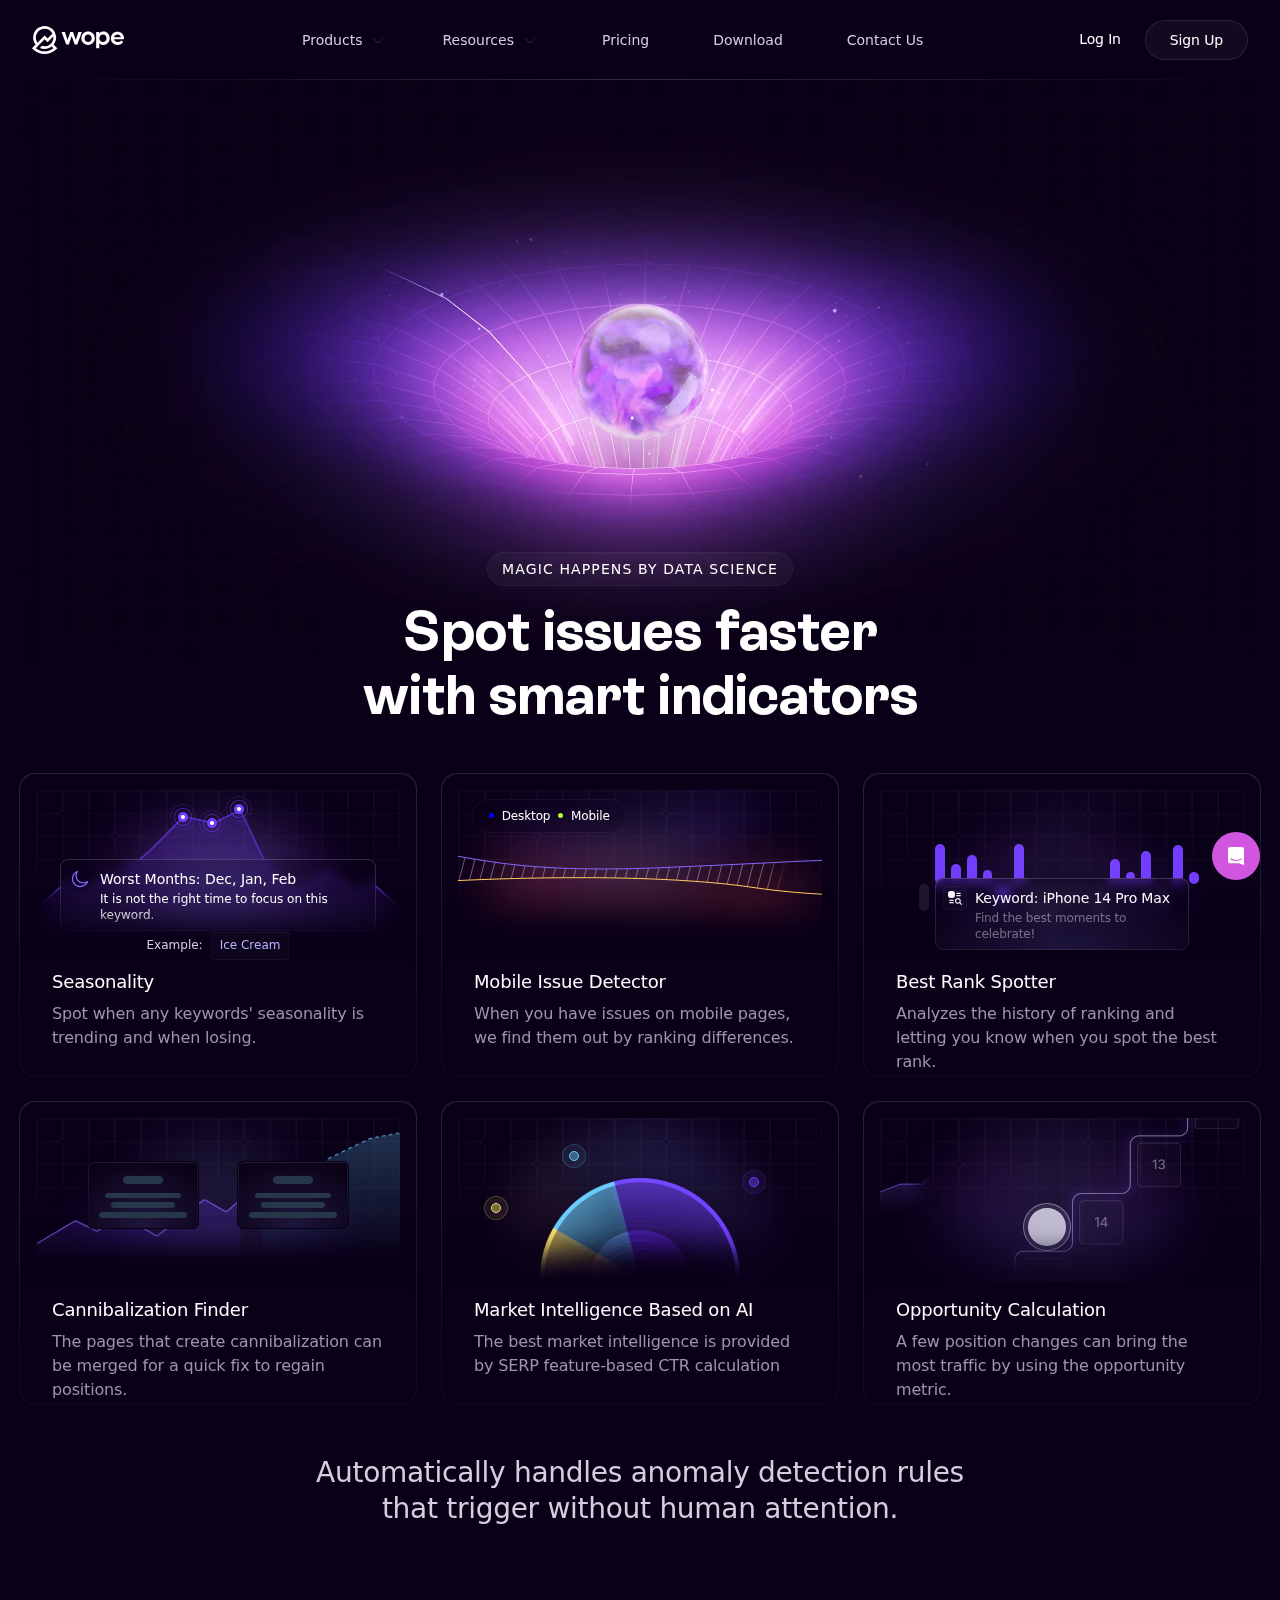
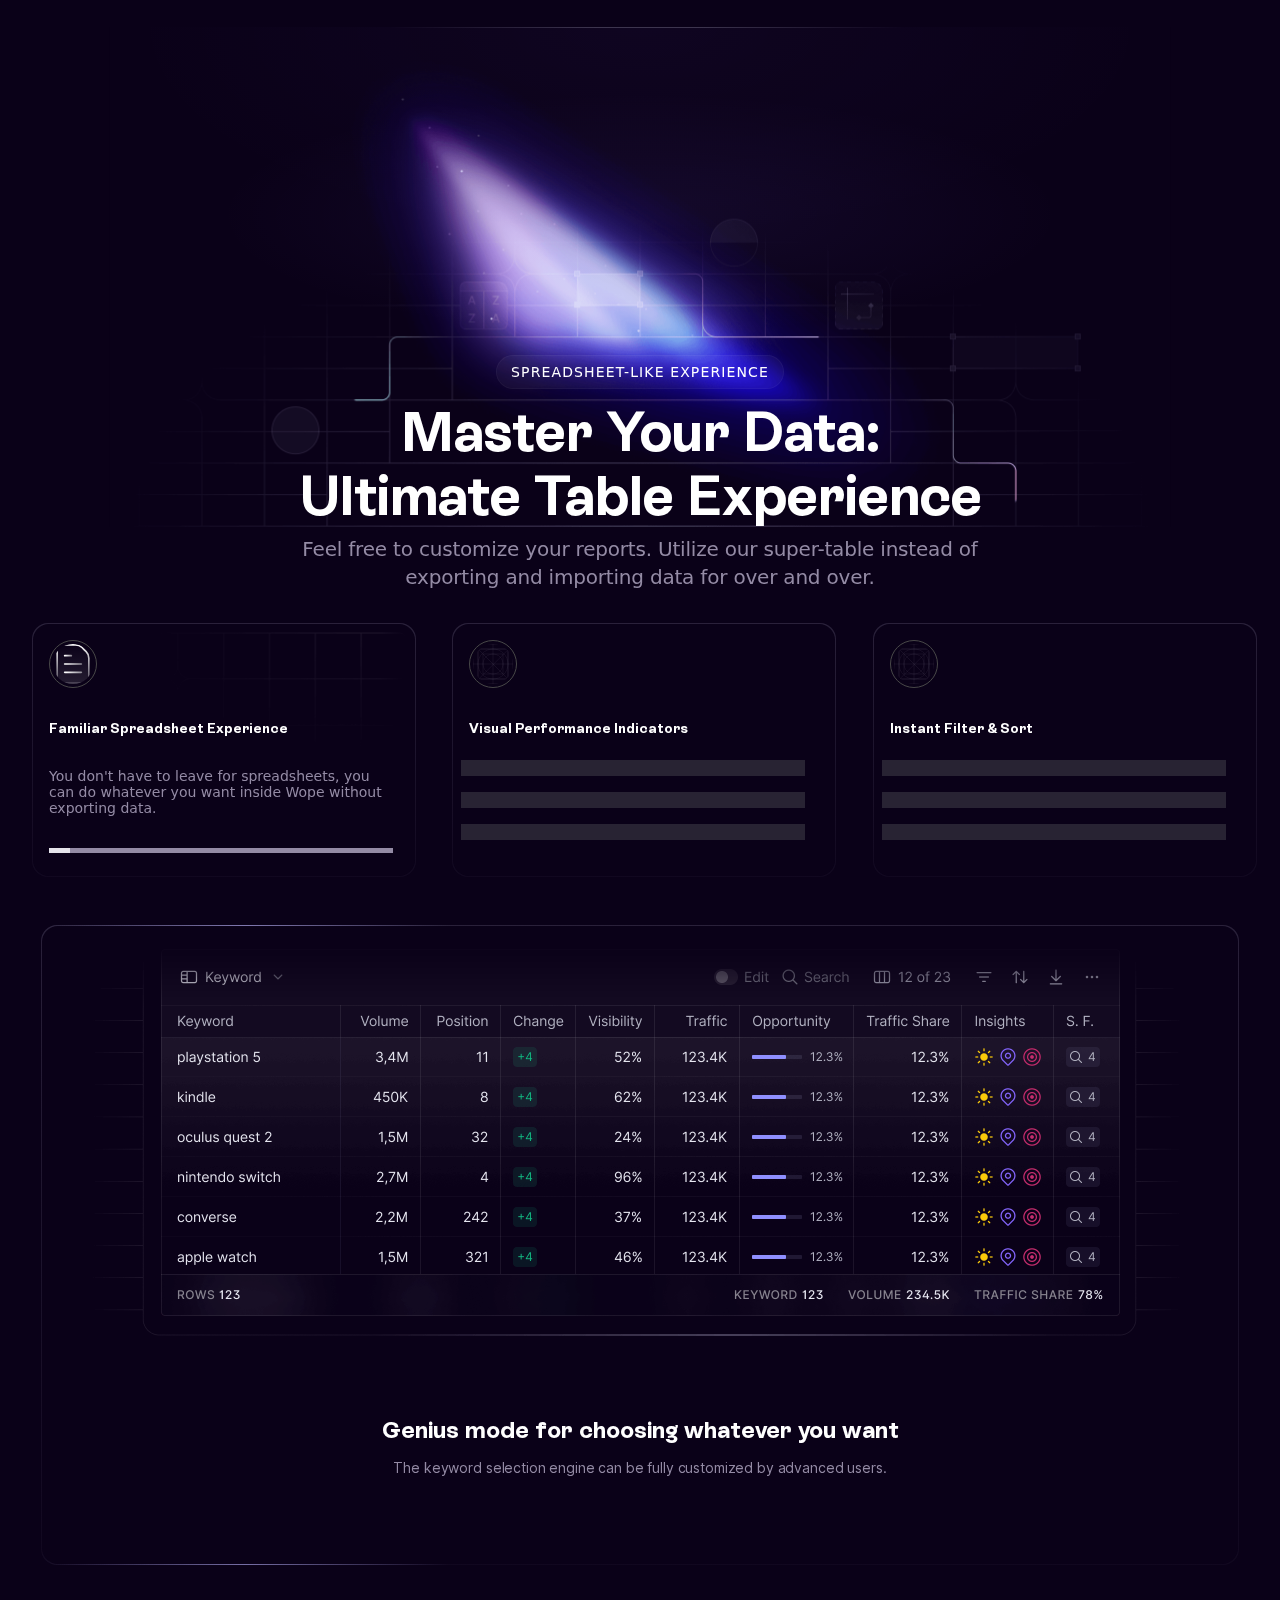
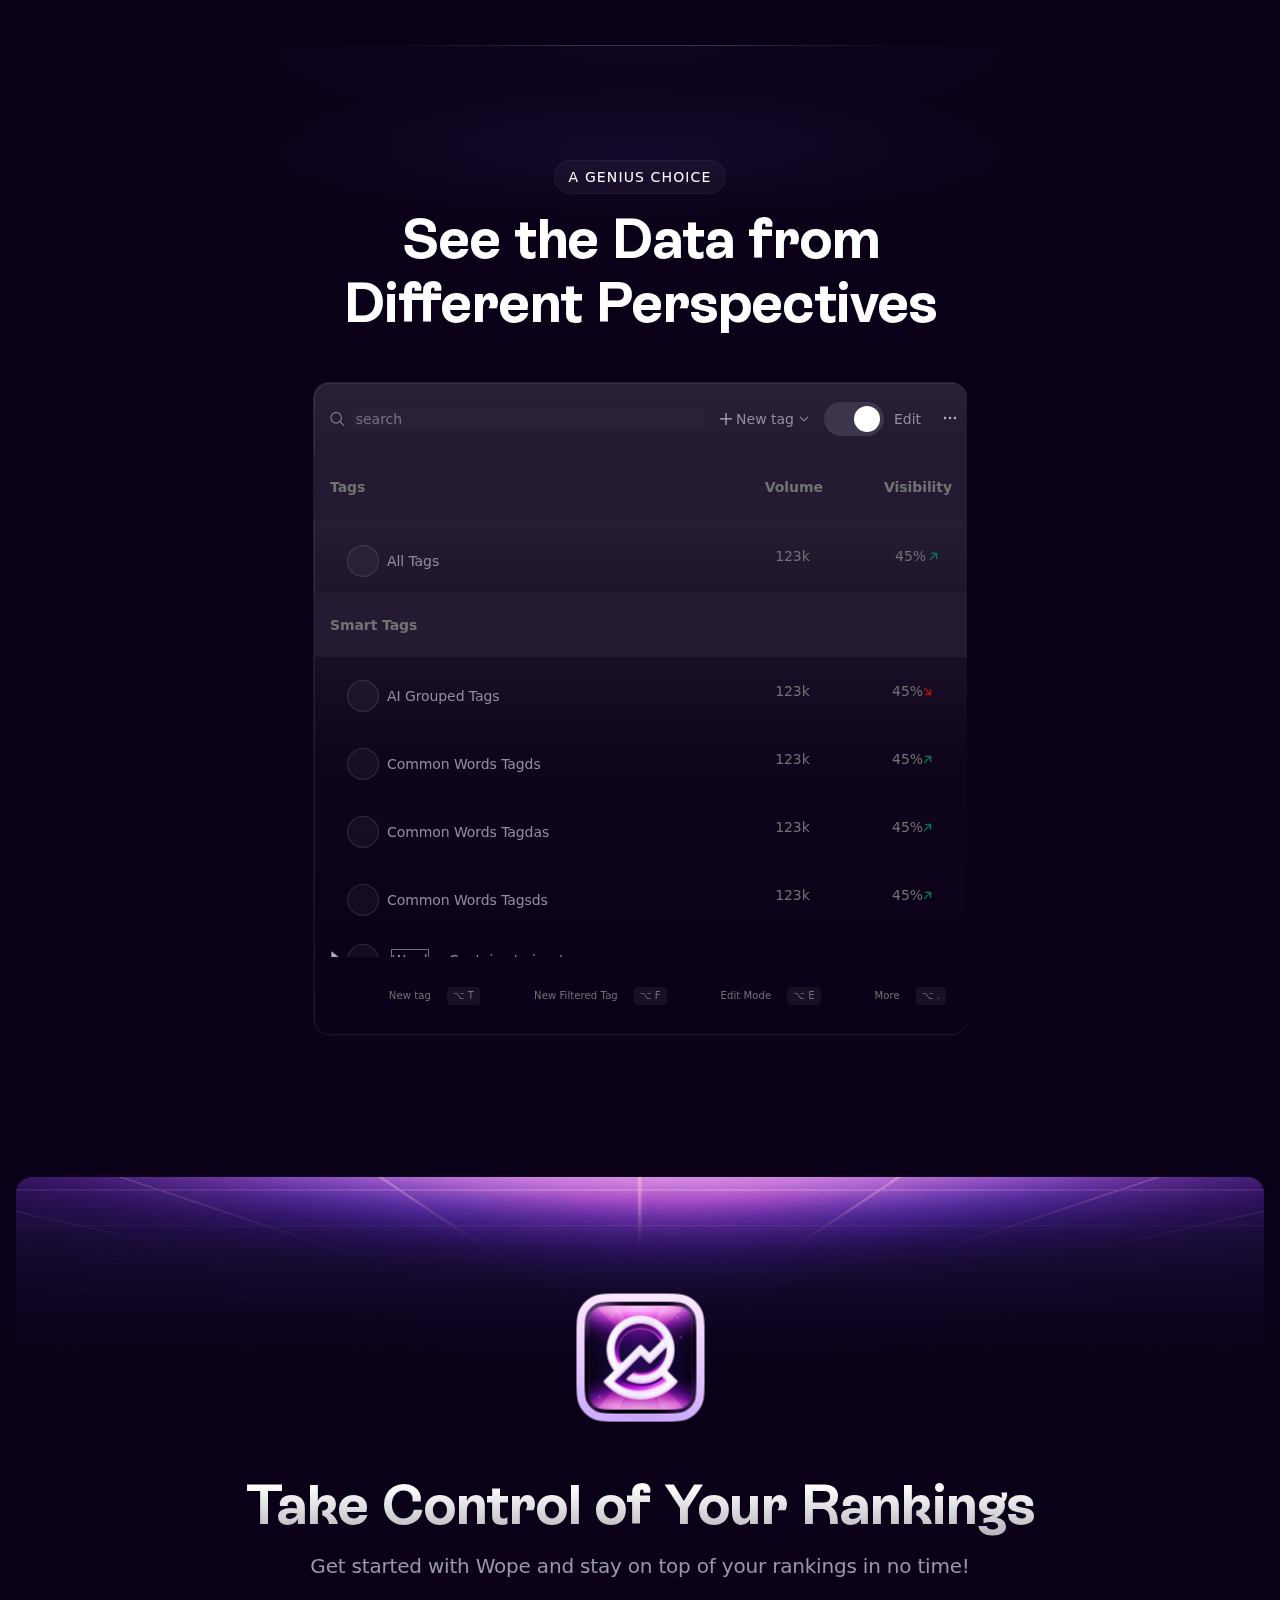
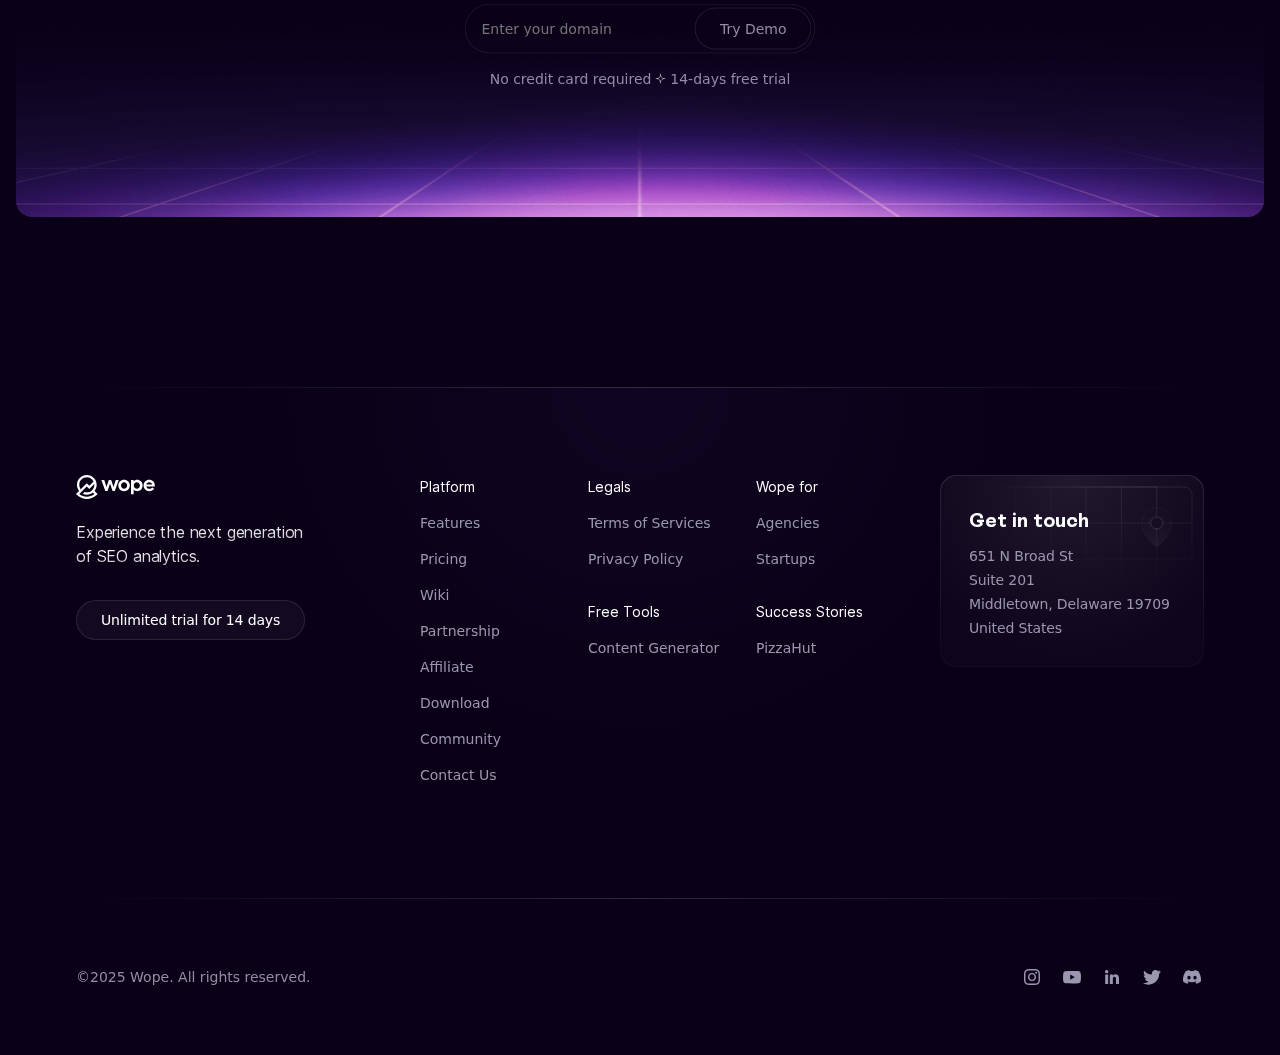
<file: index.html>
<!DOCTYPE html>
<html lang="en">
  <head>
    <title>Wope: The New Era of Rank Tracking</title>
    <meta charset="UTF-8" />
    <meta content="width=device-width, initial-scale=1.0" name="viewport" />
    <meta content="wope.com copied by Warren Chemerika" name="author" />
    <meta
      content="Find out what's bringing you the most search traffic with amazing features like automated keyword tagging, keyword recommendation, and smart traffic estimation tools. Try it out for 14 days with Wope - no commitment necessary!"
      name="description"
    />
    <meta content="index, follow" name="robots" />
    <meta content="text/html; charset=UTF-8" http-equiv="Content-Type" />
    <meta content="Wope: The New Era of Rank Tracking" property="og:title" />
    <meta
      content="Find out what's bringing you the most search traffic with amazing features like automated keyword tagging, keyword recommendation, and smart traffic estimation tools. Try it out for 14 days with Wope - no commitment necessary!"
      property="og:description"
    />
    <meta content="summary_large_image" name="twitter:card" />
    <meta content="Wope: The New Era of Rank Tracking" name="twitter:title" />
    <meta
      content="Find out what's bringing you the most search traffic with amazing features like automated keyword tagging, keyword recommendation, and smart traffic estimation tools. Try it out for 14 days with Wope - no commitment necessary!"
      name="twitter:description"
    />
    <meta content="#0a0118" name="theme-color" />
    <meta content="IE=edge" http-equiv="X-UA-Compatible" />

    <link rel="stylesheet" href="styles/normalize-fwd.css" />
    <link rel="stylesheet" href="styles/style.css" />
    <link rel="icon" as="icon" href="images/favicon-dark.png">

  </head>
  <body>
        <div class="fixed-svg display-sm">
            <svg xmlns="http://www.w3.org/2000/svg" viewBox="0 0 28 32">
                <path
                    d="M28 32s-4.714-1.855-8.527-3.34H3.437C1.54 28.66 0 27.026 0 25.013V3.644C0 1.633 1.54 0 3.437 0h21.125c1.898 0 3.437 1.632 3.437 3.645v18.404H28V32zm-4.139-11.982a.88.88 0 00-1.292-.105c-.03.026-3.015 2.681-8.57 2.681-5.486 0-8.517-2.636-8.571-2.684a.88.88 0 00-1.29.107 1.01 1.01 0 00-.219.708.992.992 0 00.318.664c.142.128 3.537 3.15 9.762 3.15 6.226 0 9.621-3.022 9.763-3.15a.992.992 0 00.317-.664 1.01 1.01 0 00-.218-.707z"
                ></path>
            </svg>
        </div>
        <header class="header-main">
        <div class="flex row justify-between header-top items-center">
            <a href="#" title="Wope.com COPY Logo" class="flex items-center">
                <svg
                width="96"
                height="28"
                viewBox="0 0 96 28"
                fill="none"
                xmlns="http://www.w3.org/2000/svg"
                >
                    <path
                    d="M21.6327 18.589C23.2379 16.5709 24.1037 14.0932 24.1037 11.4757C24.1037 5.14843 18.9553 0 12.628 0C6.30066 0 1.15224 5.14843 1.15224 11.4757C1.15224 14.0932 2.01808 16.5709 3.62322 18.589L0 22.2122L0.945766 23.1579C4.06946 26.2816 8.21884 28 12.628 28C17.0371 28 21.1865 26.2816 24.3102 23.1579L25.2559 22.2122L21.6327 18.589ZM12.628 2.67745C16.078 2.67745 19.0685 4.66889 20.5138 7.56613L15.5585 12.5214L12.628 9.59087L5.52807 16.6908C4.42245 15.1922 3.82303 13.3806 3.82303 11.4824C3.82303 6.62702 7.7726 2.67745 12.628 2.67745ZM12.6147 22.9315C15.2322 22.9315 17.7298 22.0723 19.7412 20.4738L21.4263 22.1589C18.9486 24.2036 15.8715 25.3159 12.6213 25.3159C9.37107 25.3159 6.29401 24.2036 3.81637 22.1589L4.78877 21.1865L5.50143 20.4738L6.45385 19.5214L7.40628 18.569L8.7117 17.2636L12.6147 13.3606L15.5452 16.2911L21.3597 10.4767C21.393 10.803 21.4129 11.1361 21.4129 11.4691C21.4129 13.8202 20.5005 16.0314 18.8354 17.6898C17.1703 19.3482 14.9657 20.2674 12.608 20.2674C11.6755 20.2674 10.7631 20.1208 9.89724 19.8411L8.85823 20.8801L7.8392 21.8991C9.31779 22.5785 10.9363 22.9315 12.6147 22.9315Z"
                    fill="white"></path>
                    <path
                    d="M46.4492 5.94775H49.8326L45.2836 18.5824H42.6328L39.6823 9.95061L36.865 18.5824H34.2408L29.5586 5.94775H32.942L35.6195 14.0933L38.2969 5.94775H41.081L43.7584 14.0933L46.4359 5.94775H46.4492Z"
                    fill="white"></path>
                    <path
                    d="M49.373 12.2481C49.373 8.24526 52.4834 5.62109 56.0867 5.62109C59.6899 5.62109 62.8269 8.24526 62.8269 12.2481C62.8269 16.251 59.6899 18.9018 56.0867 18.9018C52.4834 18.9018 49.373 16.251 49.373 12.2481ZM59.6566 12.2481C59.6566 10.0835 58.0315 8.53832 56.0867 8.53832C54.1418 8.53832 52.5434 10.0835 52.5434 12.2481C52.5434 14.4127 54.1418 15.9846 56.0867 15.9846C58.0315 15.9846 59.6566 14.466 59.6566 12.2481Z"
                    fill="white"></path>
                    <path
                    d="M77.7066 12.2748C77.7066 16.3043 74.836 18.9018 71.5125 18.9018C69.914 18.9018 68.1557 18.2491 67.2898 16.897V22.3651H64.1528V5.94745H67.2898V7.62585C68.1557 6.27381 69.9673 5.62109 71.4858 5.62109C74.816 5.62109 77.7066 8.21862 77.7066 12.2748ZM74.5696 12.2748C74.5696 10.1901 72.9445 8.53832 70.9996 8.53832C69.0548 8.53832 67.3498 10.0502 67.3498 12.2748C67.3498 14.4993 69.188 15.9846 70.9996 15.9846C72.9511 15.9846 74.5696 14.3861 74.5696 12.2748Z"
                    fill="white"></path>
                    <path
                    d="M91.8595 13.3606H82.0622C82.4151 15.1189 83.7672 16.0647 85.6587 16.0647C87.0108 16.0647 88.3362 15.4719 89.0688 14.4395L91.1801 16.038C90.0146 17.8763 87.7701 18.9086 85.4722 18.9086C81.7092 18.9086 78.8452 16.2045 78.8452 12.255C78.8452 8.30538 81.849 5.62793 85.4722 5.62793C89.0955 5.62793 91.9128 8.19881 91.9128 12.1484C91.9128 12.5014 91.8861 12.9077 91.8595 13.3672V13.3606ZM88.8024 11.1693C88.6159 9.43764 87.2572 8.41195 85.4989 8.41195C83.7406 8.41195 82.4418 9.25115 82.0622 11.1693H88.8024Z"
                    fill="white"></path>
                </svg>
            </a>
            <button id="nav-button" class="none-sm menu-button glowing-box-button">
            <svg
                xmlns="http://www.w3.org/2000/svg"
                width="20"
                height="20"
                viewBox="0 0 20 20"
                fill="none"
            >
                <path
                d="M4 4H16M4 10H16M4 16H16"
                stroke="url(#paint0_linear_2514_2120)"
                stroke-width="1.5"
                stroke-linecap="square"
                ></path>
                <defs>
                <linearGradient
                    id="paint0_linear_2514_2120"
                    x1="3.5"
                    y1="-3.5"
                    x2="16"
                    y2="17"
                    gradientUnits="userSpaceOnUse"
                >
                    <stop stop-color="white" stop-opacity="0.3"></stop>
                    <stop offset="0.796875" stop-color="white"></stop>
                </linearGradient>
                </defs>
            </svg>
            Menu
            </button>
        </div>
        <nav
            aria-label="Main Navigation"
            id="header-navigation"
            class="h-0"
            style="z-index: 9"
        >
            <div class="hn-inner">
                <ul>
                    <li class="p-0-05">
                        <details>
                            <summary>
                                <p>Products</p>
                                <span>
                                    <svg xmlns="http://www.w3.org/2000/svg" width="20" height="20" viewBox="0 0 20 20" fill="none"><path d="M7.5 3.75L13.75 10L7.5 16.25" stroke="#676182" stroke-width="1px" stroke-linecap="round" stroke-linejoin="round"></path><defs><clipPath><rect width="20" height="20" fill="white"></rect></clipPath></defs></svg>
                                </span>
                            </summary>
                            <ul class="first">
                                <h4 class="h-4 display-sm w-full">Products</h4>
                                <li>
                                    <svg width="28" height="28" viewBox="0 0 28 28" fill="none" xmlns="http://www.w3.org/2000/svg"><path d="M22.6472 8.82333C21.513 7.68654 20.1649 6.78553 18.6808 6.17224C17.1967 5.55896 15.6058 5.24554 14 5.25005H13.9562C7.22641 5.27302 1.75 10.8282 1.75 17.6236V20.125C1.75 20.5892 1.93437 21.0343 2.26256 21.3625C2.59075 21.6907 3.03587 21.875 3.5 21.875H24.5C24.9641 21.875 25.4092 21.6907 25.7374 21.3625C26.0656 21.0343 26.25 20.5892 26.25 20.125V17.5C26.2545 15.8872 25.9383 14.2895 25.3198 12.7999C24.7013 11.3104 23.7928 9.95864 22.6472 8.82333ZM24.5 20.125H13.0933L19.0827 11.8891C19.2193 11.7014 19.2758 11.4672 19.2397 11.2378C19.2036 11.0085 19.0778 10.8029 18.8902 10.6663C18.7025 10.5297 18.4682 10.4732 18.2389 10.5093C18.0096 10.5454 17.804 10.6711 17.6673 10.8588L10.9287 20.125H3.5V17.6236C3.5 17.2868 3.51641 16.9543 3.54703 16.625H6.125C6.35706 16.625 6.57962 16.5329 6.74372 16.3688C6.90781 16.2047 7 15.9821 7 15.75C7 15.518 6.90781 15.2954 6.74372 15.1313C6.57962 14.9672 6.35706 14.875 6.125 14.875H3.85766C4.98641 10.6247 8.67016 7.4113 13.125 7.03723V9.62505C13.125 9.85711 13.2172 10.0797 13.3813 10.2438C13.5454 10.4079 13.7679 10.5 14 10.5C14.2321 10.5 14.4546 10.4079 14.6187 10.2438C14.7828 10.0797 14.875 9.85711 14.875 9.62505V7.03614C17.0457 7.21882 19.1061 8.07116 20.7715 9.47538C22.4369 10.8796 23.6251 12.7664 24.1719 14.875H21.875C21.6429 14.875 21.4204 14.9672 21.2563 15.1313C21.0922 15.2954 21 15.518 21 15.75C21 15.9821 21.0922 16.2047 21.2563 16.3688C21.4204 16.5329 21.6429 16.625 21.875 16.625H24.4639C24.4869 16.9149 24.5 17.2058 24.5 17.5V20.125Z" fill="url(#paint0_linear_9239_99057)"></path><defs><linearGradient id="paint0_linear_9239_99057" x1="14" y1="5.25" x2="14" y2="21.875" gradientUnits="userSpaceOnUse"><stop offset="0.225" stop-color="white"></stop><stop offset="1" stop-color="white" stop-opacity="0.7"></stop></linearGradient></defs></svg>
                                    <div class="flex col inner-text">
                                        <a href="">Rank Tracker</a>
                                        <div class="display-sm">Keep track of your keywords.</div>
                                    </div>
                                </li>
                                <li>
                                    <svg width="28" height="28" viewBox="0 0 28 28" fill="none" xmlns="http://www.w3.org/2000/svg"><path d="M5.24985 7C5.24985 6.76794 5.34204 6.54538 5.50613 6.38128C5.67023 6.21719 5.89279 6.125 6.12485 6.125H7.87485V4.375C7.87485 4.14294 7.96704 3.92038 8.13113 3.75628C8.29523 3.59219 8.51779 3.5 8.74985 3.5C8.98192 3.5 9.20448 3.59219 9.36857 3.75628C9.53267 3.92038 9.62485 4.14294 9.62485 4.375V6.125H11.3749C11.6069 6.125 11.8295 6.21719 11.9936 6.38128C12.1577 6.54538 12.2499 6.76794 12.2499 7C12.2499 7.23206 12.1577 7.45462 11.9936 7.61872C11.8295 7.78281 11.6069 7.875 11.3749 7.875H9.62485V9.625C9.62485 9.85706 9.53267 10.0796 9.36857 10.2437C9.20448 10.4078 8.98192 10.5 8.74985 10.5C8.51779 10.5 8.29523 10.4078 8.13113 10.2437C7.96704 10.0796 7.87485 9.85706 7.87485 9.625V7.875H6.12485C5.89279 7.875 5.67023 7.78281 5.50613 7.61872C5.34204 7.45462 5.24985 7.23206 5.24985 7ZM20.1249 21H19.2499V20.125C19.2499 19.8929 19.1577 19.6704 18.9936 19.5063C18.8295 19.3422 18.6069 19.25 18.3749 19.25C18.1428 19.25 17.9202 19.3422 17.7561 19.5063C17.592 19.6704 17.4999 19.8929 17.4999 20.125V21H16.6249C16.3928 21 16.1702 21.0922 16.0061 21.2563C15.842 21.4204 15.7499 21.6429 15.7499 21.875C15.7499 22.1071 15.842 22.3296 16.0061 22.4937C16.1702 22.6578 16.3928 22.75 16.6249 22.75H17.4999V23.625C17.4999 23.8571 17.592 24.0796 17.7561 24.2437C17.9202 24.4078 18.1428 24.5 18.3749 24.5C18.6069 24.5 18.8295 24.4078 18.9936 24.2437C19.1577 24.0796 19.2499 23.8571 19.2499 23.625V22.75H20.1249C20.3569 22.75 20.5795 22.6578 20.7436 22.4937C20.9077 22.3296 20.9999 22.1071 20.9999 21.875C20.9999 21.6429 20.9077 21.4204 20.7436 21.2563C20.5795 21.0922 20.3569 21 20.1249 21ZM26.2499 15.75H24.4999V14C24.4999 13.7679 24.4077 13.5454 24.2436 13.3813C24.0795 13.2172 23.8569 13.125 23.6249 13.125C23.3928 13.125 23.1702 13.2172 23.0061 13.3813C22.842 13.5454 22.7499 13.7679 22.7499 14V15.75H20.9999C20.7678 15.75 20.5452 15.8422 20.3811 16.0063C20.217 16.1704 20.1249 16.3929 20.1249 16.625C20.1249 16.8571 20.217 17.0796 20.3811 17.2437C20.5452 17.4078 20.7678 17.5 20.9999 17.5H22.7499V19.25C22.7499 19.4821 22.842 19.7046 23.0061 19.8687C23.1702 20.0328 23.3928 20.125 23.6249 20.125C23.8569 20.125 24.0795 20.0328 24.2436 19.8687C24.4077 19.7046 24.4999 19.4821 24.4999 19.25V17.5H26.2499C26.4819 17.5 26.7045 17.4078 26.8686 17.2437C27.0327 17.0796 27.1249 16.8571 27.1249 16.625C27.1249 16.3929 27.0327 16.1704 26.8686 16.0063C26.7045 15.8422 26.4819 15.75 26.2499 15.75ZM23.9869 8.75L8.74985 23.987C8.4217 24.315 7.97675 24.4992 7.51282 24.4992C7.04889 24.4992 6.60395 24.315 6.27579 23.987L4.01173 21.7252C3.84918 21.5626 3.72024 21.3697 3.63227 21.1574C3.5443 20.945 3.49902 20.7174 3.49902 20.4876C3.49902 20.2577 3.5443 20.0301 3.63227 19.8178C3.72024 19.6054 3.84918 19.4125 4.01173 19.25L19.2499 4.01297C19.4124 3.85042 19.6053 3.72148 19.8176 3.63351C20.03 3.54554 20.2576 3.50026 20.4874 3.50026C20.7173 3.50026 20.9449 3.54554 21.1572 3.63351C21.3696 3.72148 21.5625 3.85042 21.725 4.01297L23.9869 6.27484C24.1494 6.43735 24.2784 6.63029 24.3663 6.84263C24.4543 7.05498 24.4996 7.28257 24.4996 7.51242C24.4996 7.74227 24.4543 7.96986 24.3663 8.18221C24.2784 8.39456 24.1494 8.58749 23.9869 8.75ZM18.0117 12.25L15.7499 9.98703L5.24985 20.487L7.51173 22.75L18.0117 12.25ZM22.7499 7.51297L20.4869 5.25L16.9869 8.75L19.2499 11.013L22.7499 7.51297Z" fill="url(#paint0_linear_9239_99065)"></path><defs><linearGradient id="paint0_linear_9239_99065" x1="15.3119" y1="3.5" x2="15.3119" y2="24.5" gradientUnits="userSpaceOnUse"><stop offset="0.225" stop-color="white"></stop><stop offset="1" stop-color="white" stop-opacity="0.7"></stop></linearGradient></defs></svg>
                                    <div class="flex col inner-text">
                                        <a href="">Content Assistant</a>
                                        <div class="display-sm">Next-generation content assistant</div>
                                    </div>
                                </li>
                                <div class="w-full display-sm circle-flower flex row justify-between">
                                    <div class="flex row">
                                        <img src="images/header/circle-flower.svg" alt="" draggable="false">
                                        <div class="flex col text">
                                            <h2>Wope Community</h2>
                                            <p>Where SEO and AI meet. Become part of the Wope community.</p>
                                        </div>
                                    </div>
                                    <button class="glowing-box-button button">Join Community</button>
                                </div>
                            </ul>
                        </details>
                    </li>
                    <li class="p-0-05">
                        <details>
                            <summary>
                                <p>Resources</p>
                                <span>
                                    <svg xmlns="http://www.w3.org/2000/svg" width="20" height="20" viewBox="0 0 20 20" fill="none"><path d="M7.5 3.75L13.75 10L7.5 16.25" stroke="#676182" stroke-width="2" stroke-linecap="round" stroke-linejoin="round"></path><defs><clipPath><rect width="20" height="20" fill="white"></rect></clipPath></defs></svg>
                                </span>
                            </summary>
                            <ul class="last">
                                <h4 class="h-4 display-sm w-full">Wope For</h4>
                                <li>
                                    <svg xmlns="http://www.w3.org/2000/svg" width="28" height="28" viewBox="0 0 28 28" fill="none" q:key="1n_0"><path d="M14 2.625C11.7502 2.625 9.551 3.29213 7.68039 4.54203C5.80978 5.79193 4.35182 7.56847 3.49088 9.64698C2.62993 11.7255 2.40467 14.0126 2.84357 16.2192C3.28248 18.4257 4.36584 20.4525 5.95667 22.0433C7.54749 23.6342 9.57432 24.7175 11.7809 25.1564C13.9874 25.5953 16.2745 25.3701 18.353 24.5091C20.4315 23.6482 22.2081 22.1902 23.458 20.3196C24.7079 18.449 25.375 16.2498 25.375 14C25.3718 10.9841 24.1724 8.09271 22.0398 5.96018C19.9073 3.82764 17.0159 2.62818 14 2.625ZM23.5845 13.125H19.2281C19.0739 10.0122 18.1048 7.05797 16.4806 4.70312C18.3829 5.21383 20.0832 6.29458 21.3532 7.80013C22.6231 9.30567 23.4018 11.1639 23.5845 13.125ZM14 23.613C11.9514 21.3959 10.7089 18.2536 10.5252 14.875H17.4748C17.2911 18.2514 16.0486 21.3959 14 23.613ZM10.5252 13.125C10.7089 9.74859 11.947 6.60406 14 4.38703C16.0486 6.60406 17.2911 9.74641 17.4748 13.125H10.5252ZM11.5194 4.70312C9.89516 7.05797 8.9261 10.0122 8.77188 13.125H4.41547C4.59822 11.1639 5.37689 9.30567 6.64683 7.80013C7.91677 6.29458 9.61712 5.21383 11.5194 4.70312ZM4.41547 14.875H8.77188C8.9261 17.9878 9.89516 20.942 11.5194 23.2969C9.61712 22.7862 7.91677 21.7054 6.64683 20.1999C5.37689 18.6943 4.59822 16.8361 4.41547 14.875ZM16.4806 23.2969C18.1048 20.9387 19.0739 17.9845 19.2281 14.875H23.5845C23.4018 16.8361 22.6231 18.6943 21.3532 20.1999C20.0832 21.7054 18.3829 22.7862 16.4806 23.2969Z" fill="url(#paint0_linear_6772_66915)"></path><defs><linearGradient id="paint0_linear_6772_66915" x1="14" y1="2.625" x2="14" y2="25.375" gradientUnits="userSpaceOnUse"><stop offset="0.225" stop-color="white"></stop><stop offset="1" stop-color="white" stop-opacity="0.7"></stop></linearGradient></defs></svg>
                                    <div class="flex col inner-text">
                                        <a href="">Wope For Agencies</a>
                                        <div class="display-sm">Discover your agency's solution for success.</div>
                                    </div>
                                </li>
                                <li>
                                    <svg xmlns="http://www.w3.org/2000/svg" width="28" height="28" viewBox="0 0 28 28" fill="none" q:key="Nb_0"><path d="M11.35 20.3372C11.3073 20.5067 10.2409 24.5 4.37511 24.5C4.14305 24.5 3.92049 24.4078 3.75639 24.2437C3.5923 24.0796 3.50011 23.857 3.50011 23.625C3.50011 17.7592 7.49339 16.6928 7.66292 16.6501C7.88817 16.5938 8.12655 16.6294 8.32562 16.7488C8.52468 16.8683 8.66813 17.062 8.72441 17.2872C8.78068 17.5125 8.74517 17.7509 8.62569 17.9499C8.50621 18.149 8.31255 18.2924 8.0873 18.3487C7.98886 18.3761 5.63511 19.064 5.29167 22.7084C8.93605 22.365 9.62511 20.0156 9.65355 19.9062C9.71156 19.6813 9.85657 19.4886 10.0567 19.3705C10.2568 19.2525 10.4955 19.2187 10.7205 19.2768C10.9455 19.3348 11.1382 19.4798 11.2562 19.6799C11.3742 19.88 11.408 20.1188 11.35 20.3437V20.3372ZM21.5218 12.9653L21.0001 13.487V19.8668C21.0014 20.0975 20.9568 20.3262 20.8689 20.5395C20.7811 20.7528 20.6517 20.9465 20.4882 21.1093L16.7345 24.8609C16.5726 25.0239 16.3801 25.1533 16.1679 25.2415C15.9558 25.3298 15.7283 25.3751 15.4985 25.375C15.3089 25.3749 15.1206 25.3443 14.9407 25.2842C14.632 25.1821 14.3579 24.9956 14.1495 24.7459C13.9412 24.4962 13.8068 24.1931 13.7617 23.8711L13.1743 19.6612L8.33886 14.8258L4.1312 14.2384C3.8087 14.1932 3.50522 14.0589 3.2549 13.8505C3.00457 13.6422 2.81734 13.3682 2.71426 13.0593C2.61117 12.7504 2.59633 12.4189 2.6714 12.102C2.74646 11.7851 2.90846 11.4954 3.13917 11.2656L6.89074 7.51184C7.05357 7.34842 7.24727 7.21901 7.46058 7.13113C7.67389 7.04325 7.90254 6.99867 8.13324 6.99997H14.5131L15.0348 6.47825C17.9529 3.56122 21.4693 3.43544 22.8453 3.51747C23.2719 3.5434 23.6743 3.72457 23.9766 4.02681C24.2788 4.32905 24.46 4.73145 24.4859 5.15809C24.5657 6.53075 24.44 10.0472 21.5229 12.9653H21.5218ZM4.37511 12.5059L8.43839 13.0725L12.7631 8.74997H8.13324L4.37511 12.5059ZM9.98824 14L14.0001 18.0118L20.2837 11.7283C21.1305 10.8872 21.7875 9.87454 22.2104 8.75846C22.6334 7.64238 22.8126 6.4487 22.7359 5.25763C21.5454 5.1838 20.353 5.36485 19.2381 5.78866C18.1232 6.21248 17.1115 6.86931 16.2707 7.71528L9.98824 14ZM19.2501 15.237L14.9265 19.5606L15.4953 23.625L19.2501 19.8668V15.237Z" fill="url(#paint0_linear_6772_66923)"></path><defs><linearGradient id="paint0_linear_6772_66923" x1="13.5628" y1="3.50134" x2="13.5628" y2="25.375" gradientUnits="userSpaceOnUse"><stop offset="0.225" stop-color="white"></stop><stop offset="1" stop-color="white" stop-opacity="0.7"></stop></linearGradient></defs></svg>
                                    <div class="flex col inner-text">
                                        <a href="">Wope For Startups</a>
                                        <div class="display-sm">Discover the benefits of Wope for startups.</div>
                                    </div>
                                </li>
                                <div class="thing display-sm"></div>
                                <h4 class="h-4 display-sm w-full">Get Started</h4>
                                <li>
                                    <svg xmlns="http://www.w3.org/2000/svg" width="28" height="28" viewBox="0 0 28 28" fill="none" q:key="Ye_0"><path d="M13.0988 23.8371C13.0514 24.0264 12.9422 24.1945 12.7884 24.3146C12.6346 24.4347 12.4451 24.4999 12.25 24.4999C12.1763 24.5003 12.1028 24.4915 12.0313 24.4737L8.53126 23.5987C8.43382 23.5742 8.34133 23.5331 8.25783 23.4773L5.63283 21.7273C5.43978 21.5985 5.3058 21.3983 5.26037 21.1707C5.21493 20.9431 5.26177 20.7068 5.39056 20.5138C5.51936 20.3207 5.71957 20.1867 5.94714 20.1413C6.17472 20.0959 6.41103 20.1427 6.60408 20.2715L9.1022 21.9373L12.4556 22.7762C12.5677 22.8034 12.6733 22.8524 12.7663 22.9205C12.8593 22.9886 12.938 23.0744 12.9977 23.173C13.0575 23.2716 13.0972 23.381 13.1145 23.495C13.1319 23.6089 13.1265 23.7252 13.0988 23.8371ZM27.6117 13.2868C27.5399 13.5049 27.4256 13.7066 27.2755 13.8802C27.1253 14.0539 26.9422 14.196 26.7367 14.2985L24.1467 15.5935L18.1224 21.619C18.0154 21.7258 17.8827 21.8031 17.737 21.8434C17.5913 21.8836 17.4377 21.8854 17.2911 21.8487L10.2911 20.0987C10.1847 20.072 10.0841 20.0256 9.9947 19.962L3.9222 15.6263L1.26658 14.2985C0.851539 14.0911 0.535888 13.7272 0.389033 13.2871C0.242177 12.8469 0.27614 12.3665 0.483453 11.9513L3.20142 6.5165C3.4089 6.10146 3.77271 5.78581 4.21287 5.63896C4.65303 5.4921 5.13349 5.52606 5.54861 5.73337L7.96142 6.9365L13.7583 5.28056C13.9156 5.23558 14.0823 5.23558 14.2395 5.28056L20.0364 6.9365L22.4492 5.73337C22.8644 5.52606 23.3448 5.4921 23.785 5.63896C24.2251 5.78581 24.5889 6.10146 24.7964 6.5165L27.5144 11.9513C27.6181 12.1565 27.68 12.3801 27.6967 12.6093C27.7135 12.8386 27.6846 13.0688 27.6117 13.2868ZM22.5608 14.7021L19.5847 8.74994H16.1044L11.375 13.3437C12.7597 14.2285 14.9308 14.4724 16.8788 12.5092C17.0309 12.3558 17.2344 12.2642 17.45 12.2518C17.6657 12.2395 17.8783 12.3074 18.0469 12.4424L21.8105 15.4579L22.5608 14.7021ZM2.04861 12.7334L3.98345 13.7013L6.70142 8.2665L4.76658 7.29853L2.04861 12.7334ZM20.5625 16.6971L17.5317 14.2701C15.3945 16.0201 12.681 16.2509 10.4322 14.817C10.211 14.6763 10.0242 14.4876 9.88571 14.2651C9.74719 14.0425 9.66044 13.7916 9.63188 13.531C9.60332 13.2704 9.63368 13.0067 9.72071 12.7594C9.80774 12.5121 9.94922 12.2876 10.1347 12.1023C10.1373 12.0991 10.1403 12.0962 10.1435 12.0935L15.05 7.33462L14 7.03494L8.48533 8.61103L5.49173 14.5971L10.873 18.4417L17.232 20.0309L20.5625 16.6971ZM25.9481 12.7334L23.2335 7.29853L21.2986 8.2665L24.0166 13.7013L25.9481 12.7334Z" fill="url(#paint0_linear_6772_66935)"></path><defs><linearGradient id="paint0_linear_6772_66935" x1="14.0002" y1="5.24683" x2="14.0002" y2="24.4999" gradientUnits="userSpaceOnUse"><stop offset="0.225" stop-color="white"></stop><stop offset="1" stop-color="white" stop-opacity="0.7"></stop></linearGradient></defs></svg>
                                    <div class="flex col inner-text">
                                        <a href="">Partnership</a>
                                        <div class="display-sm">Grow together with Wope!</div>
                                    </div>
                                </li>
                                <li>
                                    <svg xmlns="http://www.w3.org/2000/svg" width="28" height="28" viewBox="0 0 28 28" fill="none" q:key="1n_0"><path d="M14 2.625C11.7502 2.625 9.551 3.29213 7.68039 4.54203C5.80978 5.79193 4.35182 7.56847 3.49088 9.64698C2.62993 11.7255 2.40467 14.0126 2.84357 16.2192C3.28248 18.4257 4.36584 20.4525 5.95667 22.0433C7.54749 23.6342 9.57432 24.7175 11.7809 25.1564C13.9874 25.5953 16.2745 25.3701 18.353 24.5091C20.4315 23.6482 22.2081 22.1902 23.458 20.3196C24.7079 18.449 25.375 16.2498 25.375 14C25.3718 10.9841 24.1724 8.09271 22.0398 5.96018C19.9073 3.82764 17.0159 2.62818 14 2.625ZM23.5845 13.125H19.2281C19.0739 10.0122 18.1048 7.05797 16.4806 4.70312C18.3829 5.21383 20.0832 6.29458 21.3532 7.80013C22.6231 9.30567 23.4018 11.1639 23.5845 13.125ZM14 23.613C11.9514 21.3959 10.7089 18.2536 10.5252 14.875H17.4748C17.2911 18.2514 16.0486 21.3959 14 23.613ZM10.5252 13.125C10.7089 9.74859 11.947 6.60406 14 4.38703C16.0486 6.60406 17.2911 9.74641 17.4748 13.125H10.5252ZM11.5194 4.70312C9.89516 7.05797 8.9261 10.0122 8.77188 13.125H4.41547C4.59822 11.1639 5.37689 9.30567 6.64683 7.80013C7.91677 6.29458 9.61712 5.21383 11.5194 4.70312ZM4.41547 14.875H8.77188C8.9261 17.9878 9.89516 20.942 11.5194 23.2969C9.61712 22.7862 7.91677 21.7054 6.64683 20.1999C5.37689 18.6943 4.59822 16.8361 4.41547 14.875ZM16.4806 23.2969C18.1048 20.9387 19.0739 17.9845 19.2281 14.875H23.5845C23.4018 16.8361 22.6231 18.6943 21.3532 20.1999C20.0832 21.7054 18.3829 22.7862 16.4806 23.2969Z" fill="url(#paint0_linear_6772_66915)"></path><defs><linearGradient id="paint0_linear_6772_66915" x1="14" y1="2.625" x2="14" y2="25.375" gradientUnits="userSpaceOnUse"><stop offset="0.225" stop-color="white"></stop><stop offset="1" stop-color="white" stop-opacity="0.7"></stop></linearGradient></defs></svg>
                                    <div class="flex col inner-text">
                                        <a href="">Affiliate</a>
                                        <div class="display-sm">Start, share and earn with Wope.</div>
                                    </div>
                                </li>
                                <div class="thing display-sm"></div>
                                <h4 class="h-4 display-sm w-full">Free Tools</h4>
                                <li>
                                    <svg xmlns="http://www.w3.org/2000/svg" width="28" height="28" viewBox="0 0 28 28" fill="none" q:key="Ts_0"><path d="M23.3691 9.00594L17.2441 2.88094C17.1627 2.79971 17.0662 2.7353 16.96 2.69138C16.8538 2.64747 16.7399 2.62491 16.625 2.625H6.125C5.66087 2.625 5.21575 2.80937 4.88756 3.13756C4.55937 3.46575 4.375 3.91087 4.375 4.375V23.625C4.375 24.0891 4.55937 24.5342 4.88756 24.8624C5.21575 25.1906 5.66087 25.375 6.125 25.375H21.875C22.3391 25.375 22.7842 25.1906 23.1124 24.8624C23.4406 24.5342 23.625 24.0891 23.625 23.625V9.625C23.6251 9.51006 23.6025 9.39623 23.5586 9.29001C23.5147 9.18379 23.4503 9.08726 23.3691 9.00594ZM17.5 5.61203L20.638 8.75H17.5V5.61203ZM21.875 23.625H6.125V4.375H15.75V9.625C15.75 9.85706 15.8422 10.0796 16.0063 10.2437C16.1704 10.4078 16.3929 10.5 16.625 10.5H21.875V23.625ZM18.375 14.875C18.375 15.1071 18.2828 15.3296 18.1187 15.4937C17.9546 15.6578 17.7321 15.75 17.5 15.75H10.5C10.2679 15.75 10.0454 15.6578 9.88128 15.4937C9.71719 15.3296 9.625 15.1071 9.625 14.875C9.625 14.6429 9.71719 14.4204 9.88128 14.2563C10.0454 14.0922 10.2679 14 10.5 14H17.5C17.7321 14 17.9546 14.0922 18.1187 14.2563C18.2828 14.4204 18.375 14.6429 18.375 14.875ZM18.375 18.375C18.375 18.6071 18.2828 18.8296 18.1187 18.9937C17.9546 19.1578 17.7321 19.25 17.5 19.25H10.5C10.2679 19.25 10.0454 19.1578 9.88128 18.9937C9.71719 18.8296 9.625 18.6071 9.625 18.375C9.625 18.1429 9.71719 17.9204 9.88128 17.7563C10.0454 17.5922 10.2679 17.5 10.5 17.5H17.5C17.7321 17.5 17.9546 17.5922 18.1187 17.7563C18.2828 17.9204 18.375 18.1429 18.375 18.375Z" fill="url(#paint0_linear_6772_66955)"></path><defs><linearGradient id="paint0_linear_6772_66955" x1="14" y1="2.625" x2="14" y2="25.375" gradientUnits="userSpaceOnUse"><stop offset="0.225" stop-color="white"></stop><stop offset="1" stop-color="white" stop-opacity="0.7"></stop></linearGradient></defs></svg>
                                    <div class="flex col inner-text">
                                        <a href="">AI Content Writer</a>
                                        <div class="display-sm">Create content with AI. Completely free!</div>
                                    </div>
                                </li>
                                <div class="w-full display-sm circle-flower flex row justify-between">
                                    <div class="flex row">
                                        <img src="images/header/circle-flower.svg" alt="" draggable="false">
                                        <div class="flex col text">
                                            <h2>Wope Community</h2>
                                            <p>Where SEO and AI meet. Become part of the Wope community.</p>
                                        </div>
                                    </div>
                                    <button class="glowing-box-button button">Join Community</button>
                                </div>
                            </ul>
                        </details>
                    </li>
                    <li>
                        <a href="" title="" class='a'>Pricing</a>
                    </li>
                    <li>
                        <a href="" title="" class='a'>Download</a>
                    </li>
                    <li>
                        <a href="" title="" class='a'>Contact Us</a>
                    </li>
                </ul>
                <div class="none-sm" id="header-card">
                    <img src="images/header/circle-flower.svg" alt="" draggable="false">
                    <div>
                        <h2>Wope Community</h2>
                        <p>Where SEO and AI meet. Become part of the Wope community.</p>
                        <button class="glowing-box-button button">Join Community</button>
                    </div>
                </div>
                <div class="log-reg">
                    <div class="lr-inner">
                        <button href="" title="" class="glowing-box-button ghost">Log In</button>
                        <button href="" title="" class="glowing-box-button">Sign Up</button>
                    </div>
                </div>
            </div>
        </nav>
        </header>
        <main>
        <section class="text-align-center">
            <div id="cards-video">
            <video preload="none" loop muted playsinline autoplay>
                <source src="images/cards/cards-video.webm" />
            </video>
            </div>
            <div class="not-button mb--0-5">magic happens by data science</div>
            <h2 id="cards-section-title">faster with</h2>
            <div id="cards" class="cards magical-borders-container">
            <div class="card magical-borders" id="card-1">
                <div class="magical-borders-inner">
                <div class="card-inner card-1-custom">
                    <div class="card-inner-container">
                    <img
                        class="absolute season-top-bottom"
                        alt=""
                        draggable="false"
                        src="images/cards/card-seasonality-light-top.png"
                    />
                    <img
                        class="absolute gridline"
                        alt=""
                        draggable="false"
                        src="images/cards/card-gridline.png"
                    />
                    <img
                        class="absolute season-dot"
                        id="season-dot-1"
                        alt=""
                        src="images/cards/card-seasonality-dot.png"
                        draggable="false"
                    />
                    <img
                        class="absolute season-dot"
                        id="season-dot-2"
                        alt=""
                        src="images/cards/card-seasonality-dot.png"
                        draggable="false"
                    />
                    <img
                        class="absolute season-dot"
                        id="season-dot-3"
                        alt=""
                        src="images/cards/card-seasonality-dot.png"
                        draggable="false"
                    />
                    <img
                        class="absolute season-top-bottom"
                        src="images/cards/card-seasonality-light-bottom.png"
                        alt="card-seasonality-light-top.png"
                        draggable="false"
                    />
                    <div class="card-1-new-chart">
                        <div>
                        <img
                            src="images/cards/card-seasonality-chart-background.png"
                            alt=""
                        />
                        <div></div>
                        </div>
                    </div>
                    </div>

                    <div
                    class="animation-1-popup nice-border-1 absolute flex"
                    id="card-1-popup-1"
                    >
                    <div>
                        <svg
                        width="24"
                        height="24"
                        viewBox="0 0 24 24"
                        fill="none"
                        xmlns="http://www.w3.org/2000/svg"
                        >
                        <path
                            fill-rule="evenodd"
                            clip-rule="evenodd"
                            d="M9.98461 4.12252C10.1524 4.34396 10.1539 4.64961 9.98828 4.87268C9.18117 5.95948 8.70389 7.30478 8.70389 8.76337C8.70389 12.3713 11.6287 15.2962 15.2367 15.2962C16.6953 15.2962 18.0406 14.8189 19.1274 14.0118C19.3504 13.8461 19.6561 13.8476 19.8775 14.0154C20.099 14.1833 20.183 14.4771 20.0838 14.7367C18.8799 17.8864 15.8293 20.125 12.2543 20.125C7.62652 20.125 3.875 16.3735 3.875 11.7458C3.875 8.17073 6.11362 5.12011 9.26337 3.91623C9.52291 3.81703 9.81678 3.90109 9.98461 4.12252ZM7.93017 6.07692C6.22465 7.37992 5.125 9.43488 5.125 11.7458C5.125 15.6832 8.31688 18.875 12.2543 18.875C14.5652 18.875 16.6201 17.7754 17.9231 16.0699C17.0856 16.3779 16.1805 16.5462 15.2367 16.5462C10.9384 16.5462 7.45389 13.0617 7.45389 8.76337C7.45389 7.81955 7.62211 6.91449 7.93017 6.07692Z"
                            fill="#8566FF"
                        ></path>
                        </svg>
                    </div>
                    <div>
                        <div class="titlee">Worst Months: Dec, Jan, Feb</div>
                        <div class="textt">
                        It is not the right time to focus on this keyword.
                        </div>
                    </div>
                    </div>

                    <div
                    class="animation-1-popup nice-border-1 absolute flex"
                    id="card-1-popup-2"
                    >
                    <div>
                        <svg
                        width="24"
                        height="24"
                        viewBox="0 0 24 24"
                        fill="none"
                        xmlns="http://www.w3.org/2000/svg"
                        >
                        <path
                            d="M12 3.25C12.3452 3.25 12.625 3.52982 12.625 3.875V5.75C12.625 6.09518 12.3452 6.375 12 6.375C11.6548 6.375 11.375 6.09518 11.375 5.75V3.875C11.375 3.52982 11.6548 3.25 12 3.25Z"
                            fill="#FAAF46"
                        ></path>
                        <path
                            fill-rule="evenodd"
                            clip-rule="evenodd"
                            d="M8.25 12C8.25 9.92893 9.92893 8.25 12 8.25C14.0711 8.25 15.75 9.92893 15.75 12C15.75 14.0711 14.0711 15.75 12 15.75C9.92893 15.75 8.25 14.0711 8.25 12Z"
                            fill="#FAAF46"
                        ></path>
                        <path
                            d="M12.625 18.25C12.625 17.9048 12.3452 17.625 12 17.625C11.6548 17.625 11.375 17.9048 11.375 18.25V20.125C11.375 20.4702 11.6548 20.75 12 20.75C12.3452 20.75 12.625 20.4702 12.625 20.125V18.25Z"
                            fill="#FAAF46"
                        ></path>
                        <path
                            d="M5.81282 5.81282C6.0569 5.56874 6.45262 5.56874 6.6967 5.81282L8.02253 7.13864C8.2666 7.38272 8.2666 7.77845 8.02253 8.02253C7.77845 8.26661 7.38272 8.26661 7.13864 8.02253L5.81282 6.6967C5.56874 6.45262 5.56874 6.0569 5.81282 5.81282Z"
                            fill="#FAAF46"
                        ></path>
                        <path
                            d="M16.8614 15.9775C16.6173 15.7334 16.2216 15.7334 15.9775 15.9775C15.7334 16.2216 15.7334 16.6173 15.9775 16.8614L17.3033 18.1872C17.5474 18.4313 17.9431 18.4313 18.1872 18.1872C18.4313 17.9431 18.4313 17.5474 18.1872 17.3033L16.8614 15.9775Z"
                            fill="#FAAF46"
                        ></path>
                        <path
                            d="M18.1872 5.81282C17.9431 5.56874 17.5474 5.56874 17.3033 5.81282L15.9775 7.13864C15.7334 7.38272 15.7334 7.77845 15.9775 8.02253C16.2216 8.26661 16.6173 8.26661 16.8614 8.02253L18.1872 6.6967C18.4313 6.45262 18.4313 6.0569 18.1872 5.81282Z"
                            fill="#FAAF46"
                        ></path>
                        <path
                            d="M7.13864 15.9775C7.38271 15.7334 7.77844 15.7334 8.02252 15.9775C8.2666 16.2216 8.2666 16.6173 8.02252 16.8614L6.6967 18.1872C6.45262 18.4313 6.05689 18.4313 5.81281 18.1872C5.56873 17.9431 5.56873 17.5474 5.81281 17.3033L7.13864 15.9775Z"
                            fill="#FAAF46"
                        ></path>
                        <path
                            d="M3.25 12C3.25 11.6548 3.52982 11.375 3.875 11.375H5.75C6.09518 11.375 6.375 11.6548 6.375 12C6.375 12.3452 6.09518 12.625 5.75 12.625H3.875C3.52982 12.625 3.25 12.3452 3.25 12Z"
                            fill="#FAAF46"
                        ></path>
                        <path
                            d="M18.25 11.375C17.9048 11.375 17.625 11.6548 17.625 12C17.625 12.3452 17.9048 12.625 18.25 12.625H20.125C20.4702 12.625 20.75 12.3452 20.75 12C20.75 11.6548 20.4702 11.375 20.125 11.375H18.25Z"
                            fill="#FAAF46"
                        ></path>
                        </svg>
                    </div>
                    <div>
                        <div class="titlee">Top Months: May, Jun, Jul</div>
                        <div class="textt">
                        Prepare yourself for the upcoming season.
                        </div>
                    </div>
                    </div>
                    <div class="absolute example">
                    <div class="title">Example:</div>
                    <div class="text">Ice Cream</div>
                    </div>
                </div>

                <div class="content">
                    <div class="title">Seasonality</div>
                    <div class="text">
                    Spot when any keywords' seasonality is trending and when
                    losing.
                    </div>
                </div>
                </div>
            </div>

            <div class="card magical-borders" id="card-2">
                <div class="magical-borders-inner">
                <div class="card-inner">
                    <div class="card-inner-container">
                    <img
                        class="absolute season-top-bottom"
                        alt=""
                        src="images/cards/card-mobile-lights-1.png"
                        draggable="false"
                    />
                    <img
                        class="absolute season-top-bottom"
                        alt=""
                        src="images/cards/card-mobile-lights-2.png"
                        draggable="false"
                    />
                    <img
                        class="absolute"
                        id="mobile-chart"
                        src="images/cards/card-mobile-chart.png"
                        alt="card-seasonality-chart-background.png"
                        draggable="false"
                    />
                    <img
                        class="absolute gridline"
                        alt=""
                        src="images/cards/card-gridline.png"
                        draggable="false"
                    />
                    </div>
                    <div class="first-thing">
                    <div class="desktop">
                        <span> Desktop </span>
                    </div>
                    <div class="mobile">
                        <span> Mobile </span>
                    </div>
                    </div>

                    <div class="second-thing">
                    <div class="title">Mobile Issue</div>
                    <div class="text">
                        The landing page has mobile friendlyness issues. Focus on
                        them to avoid problems.
                    </div>
                    <div class="footer">
                        <div class="flex items-center desktop left-footer">
                        <div class="svg">
                            <svg
                            width="17"
                            height="16"
                            viewBox="0 0 17 16"
                            fill="none"
                            xmlns="http://www.w3.org/2000/svg"
                            >
                            <path
                                fill-rule="evenodd"
                                clip-rule="evenodd"
                                d="M5 13.5C5 13.2239 5.22386 13 5.5 13H11.5C11.7761 13 12 13.2239 12 13.5C12 13.7761 11.7761 14 11.5 14H5.5C5.22386 14 5 13.7761 5 13.5Z"
                                fill="#713DFF"
                            ></path>
                            <path
                                fill-rule="evenodd"
                                clip-rule="evenodd"
                                d="M5.97812 2H11.0219C11.7034 2 12.2454 1.99999 12.6827 2.03572C13.1305 2.07231 13.5123 2.14884 13.862 2.32698C14.4265 2.6146 14.8854 3.07354 15.173 3.63803C15.3512 3.98765 15.4277 4.36949 15.4643 4.81729C15.5 5.25458 15.5 5.79659 15.5 6.47811V7.52189C15.5 8.20341 15.5 8.74542 15.4643 9.18271C15.4277 9.63051 15.3512 10.0123 15.173 10.362C14.8854 10.9265 14.4265 11.3854 13.862 11.673C13.5123 11.8512 13.1305 11.9277 12.6827 11.9643C12.2454 12 11.7034 12 11.0219 12H5.97811C5.29659 12 4.75458 12 4.31729 11.9643C3.86949 11.9277 3.48765 11.8512 3.13803 11.673C2.57354 11.3854 2.1146 10.9265 1.82698 10.362C1.64884 10.0123 1.57231 9.63051 1.53572 9.18271C1.49999 8.74542 1.5 8.2034 1.5 7.52188V6.47812C1.5 5.7966 1.49999 5.25458 1.53572 4.81729C1.57231 4.36949 1.64884 3.98765 1.82698 3.63803C2.1146 3.07354 2.57354 2.6146 3.13803 2.32698C3.48765 2.14884 3.86949 2.07231 4.31729 2.03572C4.75458 1.99999 5.2966 2 5.97812 2ZM4.39872 3.0324C4.01276 3.06393 3.77717 3.12365 3.59202 3.21799C3.21569 3.40973 2.90973 3.71569 2.71799 4.09202C2.62365 4.27717 2.56393 4.51276 2.5324 4.89872C2.50039 5.29052 2.5 5.79168 2.5 6.5V7.5C2.5 8.20832 2.50039 8.70948 2.5324 9.10128C2.56393 9.48724 2.62365 9.72283 2.71799 9.90798C2.90973 10.2843 3.21569 10.5903 3.59202 10.782C3.77717 10.8764 4.01276 10.9361 4.39872 10.9676C4.79052 10.9996 5.29168 11 6 11H11C11.7083 11 12.2095 10.9996 12.6013 10.9676C12.9872 10.9361 13.2228 10.8764 13.408 10.782C13.7843 10.5903 14.0903 10.2843 14.282 9.90798C14.3764 9.72283 14.4361 9.48724 14.4676 9.10128C14.4996 8.70948 14.5 8.20832 14.5 7.5V6.5C14.5 5.79168 14.4996 5.29052 14.4676 4.89872C14.4361 4.51276 14.3764 4.27717 14.282 4.09202C14.0903 3.71569 13.7843 3.40973 13.408 3.21799C13.2228 3.12365 12.9872 3.06393 12.6013 3.0324C12.2095 3.00039 11.7083 3 11 3H6C5.29168 3 4.79052 3.00039 4.39872 3.0324Z"
                                fill="#713DFF"
                            ></path>
                            </svg>
                        </div>
                        <div class="svg">Desktop</div>
                        <div class="number">3</div>
                        </div>
                        <div class="flex items-center">
                        <div class="svg">
                            <svg
                            width="17"
                            height="16"
                            viewBox="0 0 17 16"
                            fill="none"
                            xmlns="http://www.w3.org/2000/svg"
                            >
                            <path
                                fill-rule="evenodd"
                                clip-rule="evenodd"
                                d="M7 3.5C7 3.22386 7.22386 3 7.5 3H9.5C9.77614 3 10 3.22386 10 3.5C10 3.77614 9.77614 4 9.5 4H7.5C7.22386 4 7 3.77614 7 3.5Z"
                                fill="#FAAF46"
                            ></path>
                            <path
                                fill-rule="evenodd"
                                clip-rule="evenodd"
                                d="M8.47812 1.5H8.52188C9.2034 1.5 9.74542 1.49999 10.1827 1.53572C10.6305 1.57231 11.0123 1.64884 11.362 1.82698C11.9265 2.1146 12.3854 2.57354 12.673 3.13803C12.8512 3.48765 12.9277 3.86949 12.9643 4.31729C13 4.75458 13 5.29659 13 5.97811V10.0219C13 10.7034 13 11.2454 12.9643 11.6827C12.9277 12.1305 12.8512 12.5123 12.673 12.862C12.3854 13.4265 11.9265 13.8854 11.362 14.173C11.0123 14.3512 10.6305 14.4277 10.1827 14.4643C9.74542 14.5 9.20341 14.5 8.52189 14.5H8.47811C7.79659 14.5 7.25458 14.5 6.81729 14.4643C6.36949 14.4277 5.98765 14.3512 5.63803 14.173C5.07354 13.8854 4.6146 13.4265 4.32698 12.862C4.14884 12.5123 4.07231 12.1305 4.03572 11.6827C3.99999 11.2454 4 10.7034 4 10.0219V5.97812C4 5.2966 3.99999 4.75458 4.03572 4.31729C4.07231 3.86949 4.14884 3.48765 4.32698 3.13803C4.6146 2.57354 5.07354 2.1146 5.63803 1.82698C5.98765 1.64884 6.36949 1.57231 6.81729 1.53572C7.25458 1.49999 7.7966 1.5 8.47812 1.5ZM6.89872 2.5324C6.51276 2.56393 6.27717 2.62365 6.09202 2.71799C5.71569 2.90973 5.40973 3.21569 5.21799 3.59202C5.12365 3.77717 5.06393 4.01276 5.0324 4.39872C5.00039 4.79052 5 5.29168 5 6V10C5 10.7083 5.00039 11.2095 5.0324 11.6013C5.06393 11.9872 5.12365 12.2228 5.21799 12.408C5.40973 12.7843 5.71569 13.0903 6.09202 13.282C6.27717 13.3764 6.51276 13.4361 6.89872 13.4676C7.29052 13.4996 7.79168 13.5 8.5 13.5C9.20832 13.5 9.70948 13.4996 10.1013 13.4676C10.4872 13.4361 10.7228 13.3764 10.908 13.282C11.2843 13.0903 11.5903 12.7843 11.782 12.408C11.8764 12.2228 11.9361 11.9872 11.9676 11.6013C11.9996 11.2095 12 10.7083 12 10V6C12 5.29168 11.9996 4.79052 11.9676 4.39872C11.9361 4.01276 11.8764 3.77717 11.782 3.59202C11.5903 3.21569 11.2843 2.90973 10.908 2.71799C10.7228 2.62365 10.4872 2.56393 10.1013 2.5324C9.70948 2.50039 9.20832 2.5 8.5 2.5C7.79168 2.5 7.29052 2.50039 6.89872 2.5324Z"
                                fill="#FAAF46"
                            ></path>
                            </svg>
                        </div>
                        <div class="svg">Mobile</div>
                        <div class="number">14</div>
                        </div>
                    </div>
                    </div>
                </div>
                <div class="content">
                    <div class="title">Mobile Issue Detector</div>
                    <div class="text">
                    When you have issues on mobile pages, we find them out by
                    ranking differences.
                    </div>
                </div>
                </div>
            </div>

            <div class="card magical-borders" id="card-3">
                <div class="magical-borders-inner">
                <div class="card-inner">
                    <div class="card-inner-container">
                    <img
                        class="absolute gridline"
                        alt=""
                        src="images/cards/card-gridline.png"
                        draggable="false"
                    />
                    <div class="spotter-container">
                        <div class="spotter-item"></div>
                        <div class="spotter-item"></div>
                        <div class="spotter-item"></div>
                        <div class="spotter-item"></div>
                        <div class="spotter-item"></div>
                        <div class="spotter-item"></div>
                        <div class="spotter-item"></div>
                        <div class="spotter-item"></div>
                        <div class="spotter-item"></div>
                        <div class="spotter-item"></div>
                        <div class="spotter-item"></div>
                        <div class="spotter-item"></div>
                        <div class="spotter-item"></div>
                        <div class="spotter-item"></div>
                        <div class="spotter-item"></div>
                        <div class="spotter-item"></div>
                        <div class="spotter-item"></div>
                        <div class="spotter-item"></div>
                    </div>
                    <img
                        class="absolute season-top-bottom"
                        alt=""
                        src="images/cards/card-spotter-lights.png"
                        draggable="false"
                    />
                    </div>
                    <div class="card-1 nice-border-1 flex" style="z-index: 10">
                    <div>
                        <svg
                        class="svg"
                        width="24"
                        height="24"
                        viewBox="0 0 24 24"
                        fill="none"
                        xmlns="http://www.w3.org/2000/svg"
                        >
                        <rect
                            width="24"
                            height="24"
                            rx="4"
                            fill="white"
                            fill-opacity="0.02"
                        ></rect>
                        <path
                            d="M13.75 6.75C13.4278 6.75 13.1667 7.01117 13.1667 7.33333C13.1667 7.6555 13.4278 7.91667 13.75 7.91667H17.25C17.5722 7.91667 17.8333 7.6555 17.8333 7.33333C17.8333 7.01117 17.5722 6.75 17.25 6.75H13.75Z"
                            fill="#F4F1F9"
                        ></path>
                        <path
                            d="M10.8333 14.3333C10.8333 14.6555 10.5722 14.9167 10.25 14.9167H6.75C6.42783 14.9167 6.16667 14.6555 6.16667 14.3333C6.16667 14.0112 6.42783 13.75 6.75 13.75H10.25C10.5722 13.75 10.8333 14.0112 10.8333 14.3333Z"
                            fill="#F4F1F9"
                        ></path>
                        <path
                            d="M13.75 9.08333C13.4278 9.08333 13.1667 9.3445 13.1667 9.66667C13.1667 9.98883 13.4278 10.25 13.75 10.25H17.25C17.5722 10.25 17.8333 9.98883 17.8333 9.66667C17.8333 9.3445 17.5722 9.08333 17.25 9.08333H13.75Z"
                            fill="#F4F1F9"
                        ></path>
                        <path
                            d="M10.8333 16.6667C10.8333 16.9888 10.5722 17.25 10.25 17.25H6.75C6.42783 17.25 6.16667 16.9888 6.16667 16.6667C6.16667 16.3445 6.42783 16.0833 6.75 16.0833H10.25C10.5722 16.0833 10.8333 16.3445 10.8333 16.6667Z"
                            fill="#F4F1F9"
                        ></path>
                        <path
                            fill-rule="evenodd"
                            clip-rule="evenodd"
                            d="M14.9167 12C13.3058 12 12 13.3058 12 14.9167C12 16.5275 13.3058 17.8333 14.9167 17.8333C15.5109 17.8333 16.0641 17.6552 16.5251 17.35L18.0042 18.8291C18.232 19.057 18.6013 19.057 18.8291 18.8291C19.057 18.6013 19.057 18.232 18.8291 18.0042L17.35 16.5251C17.6552 16.0641 17.8333 15.5109 17.8333 14.9167C17.8333 13.3058 16.5275 12 14.9167 12ZM13.1667 14.9167C13.1667 13.9502 13.9502 13.1667 14.9167 13.1667C15.8832 13.1667 16.6667 13.9502 16.6667 14.9167C16.6667 15.4001 16.4714 15.8368 16.1541 16.1541C15.8368 16.4714 15.4001 16.6667 14.9167 16.6667C13.9502 16.6667 13.1667 15.8832 13.1667 14.9167Z"
                            fill="#F4F1F9"
                        ></path>
                        <path
                            d="M5 8.5C5 7.4128 5 6.8692 5.17761 6.44041C5.41443 5.86867 5.86867 5.41443 6.44041 5.17761C6.8692 5 7.4128 5 8.5 5C9.5872 5 10.1308 5 10.5596 5.17761C11.1313 5.41443 11.5856 5.86867 11.8224 6.44041C12 6.8692 12 7.4128 12 8.5C12 9.5872 12 10.1308 11.8224 10.5596C11.5856 11.1313 11.1313 11.5856 10.5596 11.8224C10.1308 12 9.5872 12 8.5 12C7.4128 12 6.8692 12 6.44041 11.8224C5.86867 11.5856 5.41443 11.1313 5.17761 10.5596C5 10.1308 5 9.5872 5 8.5Z"
                            fill="#F4F1F9"
                        ></path>
                        <rect
                            x="0.5"
                            y="0.5"
                            width="23"
                            height="23"
                            rx="3.5"
                            stroke="white"
                            stroke-opacity="0.04"
                        ></rect>
                        </svg>
                    </div>
                    <div>
                        <div class="anim-title">Keyword: iPhone 14 Pro Max</div>
                        <div class="anim-text">
                        Find the best moments to celebrate!
                        </div>
                    </div>
                    </div>
                    <div class="card-2 nice-border-1 flex">
                    <div>
                        <div class="anim-title">Best Rank</div>
                        <div class="anim-text">
                        Reached your peak moment from the day you start to track
                        this keyword.
                        </div>
                        <div class="flex items-center footer">
                        <div class="flex items-center left-footer">
                            <svg
                            class="svg"
                            width="17"
                            height="16"
                            viewBox="0 0 17 16"
                            fill="none"
                            xmlns="http://www.w3.org/2000/svg"
                            >
                            <path
                                fill-rule="evenodd"
                                clip-rule="evenodd"
                                d="M8.5 2C5.18629 2 2.5 4.68629 2.5 8C2.5 11.3137 5.18629 14 8.5 14C11.8137 14 14.5 11.3137 14.5 8C14.5 4.68629 11.8137 2 8.5 2ZM1.5 8C1.5 4.13401 4.63401 1 8.5 1C12.366 1 15.5 4.13401 15.5 8C15.5 11.866 12.366 15 8.5 15C4.63401 15 1.5 11.866 1.5 8ZM11.8536 4.64645C12.0488 4.84171 12.0488 5.15829 11.8536 5.35355L9.20711 8L9.35355 8.14645C9.54882 8.34171 9.54882 8.65829 9.35355 8.85355C9.15829 9.04882 8.84171 9.04882 8.64645 8.85355L8.5 8.70711L8.35355 8.85355C8.15829 9.04882 7.84171 9.04882 7.64645 8.85355C7.45118 8.65829 7.45118 8.34171 7.64645 8.14645L7.79289 8L5.64645 5.85355C5.45118 5.65829 5.45118 5.34171 5.64645 5.14645C5.84171 4.95118 6.15829 4.95118 6.35355 5.14645L8.5 7.29289L11.1464 4.64645C11.3417 4.45118 11.6583 4.45118 11.8536 4.64645Z"
                                fill="#817B8E"
                            ></path>
                            </svg>
                            <div class="svg">First Rank</div>
                            <div class="number">12</div>
                        </div>
                        <div class="flex items-center">
                            <svg
                            class="svg"
                            width="17"
                            height="16"
                            viewBox="0 0 17 16"
                            fill="none"
                            xmlns="http://www.w3.org/2000/svg"
                            >
                            <path
                                fill-rule="evenodd"
                                clip-rule="evenodd"
                                d="M8.5 1C4.63401 1 1.5 4.13401 1.5 8C1.5 11.866 4.63401 15 8.5 15C12.366 15 15.5 11.866 15.5 8C15.5 4.13401 12.366 1 8.5 1ZM2.5 8C2.5 4.68629 5.18629 2 8.5 2C11.8137 2 14.5 4.68629 14.5 8C14.5 11.3137 11.8137 14 8.5 14C5.18629 14 2.5 11.3137 2.5 8Z"
                                fill="#BAB3FF"
                            ></path>
                            <path
                                d="M8.3048 4.13174C8.37546 3.95609 8.62454 3.95609 8.69519 4.13174L9.53879 6.22894C9.56888 6.30374 9.6392 6.35474 9.71976 6.36019L11.9784 6.51308C12.1675 6.52589 12.2445 6.76237 12.099 6.88373L10.3618 8.33276C10.2998 8.38444 10.2729 8.46697 10.2926 8.54514L10.8449 10.7368C10.8912 10.9204 10.6897 11.0666 10.5291 10.9659L8.61184 9.76426C8.54346 9.7214 8.45654 9.7214 8.38816 9.76426L6.47088 10.9659C6.3103 11.0666 6.10879 10.9204 6.15505 10.7368L6.70735 8.54514C6.72705 8.46697 6.70019 8.38444 6.63823 8.33276L4.90099 6.88373C4.75548 6.76237 4.83245 6.52589 5.02162 6.51308L7.28024 6.36019C7.36079 6.35474 7.43111 6.30374 7.4612 6.22894L8.3048 4.13174Z"
                                fill="#BAB3FF"
                            ></path>
                            </svg>
                            <div class="svg">Best Rank</div>
                            <div class="number">3</div>
                        </div>
                        </div>
                    </div>
                    </div>
                </div>
                <div class="content" style="z-index: 0">
                    <div class="title">Best Rank Spotter</div>
                    <div class="text">
                    Analyzes the history of ranking and letting you know when you
                    spot the best rank.
                    </div>
                </div>
                </div>
            </div>

            <div class="card magical-borders" id="card-4">
                <div class="magical-borders-inner">
                <div class="card-inner">
                    <div class="card-inner-container">
                    <img
                        class="absolute gridline"
                        alt=""
                        src="images/cards/card-gridline.png"
                        draggable="false"
                    />
                    <img
                        class="absolute season-top-bottom"
                        alt=""
                        src="images/cards/card-cannibalization-lights.png"
                        draggable="false"
                    />
                    <div class="absolute cannibal-chart">
                        <div class="cannibal-chart-left">
                        <div></div>
                        <div></div>
                        <div></div>
                        <div></div>
                        </div>
                        <div class="cannibal-chart-right">
                        <div></div>
                        <div></div>
                        <div></div>
                        <div></div>
                        </div>
                    </div>
                    </div>
                </div>
                <div class="content">
                    <div class="title">Cannibalization Finder</div>
                    <div class="text">
                    The pages that create cannibalization can be merged for a
                    quick fix to regain positions.
                    </div>
                </div>
                </div>
            </div>

            <div class="card magical-borders" id="card-5">
                <div class="magical-borders-inner">
                <div class="card-inner">
                    <div class="card-inner-container">
                    <img
                        class="absolute market-circle"
                        src="images/cards/card-market-circle.png"
                        alt="card-seasonality-chart-background.png"
                        draggable="false"
                    />
                    <img
                        class="absolute market-circle-blur market-circle"
                        src="images/cards/card-market-circle.png"
                        alt="card-seasonality-chart-background.png"
                        draggable="false"
                    />
                    <img
                        class="absolute gridline"
                        alt=""
                        src="images/cards/card-gridline.png"
                        draggable="false"
                    />
                    <div class="card-animation-market-circle-middle"></div>
                    <img
                        class="absolute season-top-bottom"
                        style="z-index: 13"
                        alt=""
                        src="images/cards/card-market-lights.png"
                        draggable="false"
                    />
                    </div>
                    <div class="card-animation-market-pointers">
                    <div class="card-animation-market-pointer"></div>
                    <div class="card-animation-market-pointer"></div>
                    <div class="card-animation-market-pointer"></div>
                    </div>
                    <div class="card-animation-market-circle-borders">
                    <div class="card-animation-market-circle-border"></div>
                    <div class="card-animation-market-circle-border"></div>
                    <div class="card-animation-market-circle-border"></div>
                    <div class="card-animation-market-circle-border"></div>
                    <div class="card-animation-market-circle-border"></div>
                    <div class="card-animation-market-circle-border"></div>
                    <div class="card-animation-market-circle-border"></div>
                    </div>
                    <div class="card-animation-market-domains">
                    <div class="card-animation-market-domain">etsy.com</div>
                    <div class="card-animation-market-domain">ebay.com</div>
                    <div class="card-animation-market-domain">amazon.com</div>
                    </div>
                    <div class="card-animation-market-text">
                    <div class="card-animation-market-text-label">
                        MARKET Traffic
                    </div>
                    <div class="card-animation-market-text-value">240K</div>
                    </div>
                </div>
                <div class="content">
                    <div class="title">Market Intelligence Based on AI</div>
                    <div class="text">
                    The best market intelligence is provided by SERP feature-based
                    CTR calculation
                    </div>
                </div>
                </div>
            </div>

            <div class="card magical-borders" id="card-6">
                <div class="magical-borders-inner">
                <div class="card-inner">
                    <div class="card-inner-container">
                    <img
                        class="absolute season-top-bottom"
                        alt=""
                        style="z-index: 13"
                        src="images/cards/card-opportunity-lights.png"
                        draggable="false"
                    />
                    <img
                        class="absolute gridline"
                        alt=""
                        src="images/cards/card-gridline.png"
                        draggable="false"
                    />
                    <div class="absolute opportunity-chart">
                        <div></div>
                    </div>
                    <img
                        class="absolute opportunity-background"
                        alt=""
                        src="images/cards/card-opportunity-background.png"
                        draggable="false"
                    />
                    <div class="opportunity-ball">
                        <div class="card-animation-opportunity-ball"></div>
                        <div class="card-animation-opportunity-ball"></div>
                    </div>
                    </div>
                    <div
                    class="absolute opportunity-traffic nice-border-1 flex items-center"
                    >
                    <svg
                        width="24"
                        class="svg"
                        height="24"
                        viewBox="0 0 24 24"
                        fill="none"
                        xmlns="http://www.w3.org/2000/svg"
                    >
                        <path
                        d="M18.7857 5C17.0105 5 15.5714 6.4103 15.5714 8.15C15.5714 9.1132 16.0126 9.97462 16.7061 10.5518L15.7363 12.3797C15.374 13.0625 15.1244 13.5314 14.9106 13.8583C14.6892 14.1969 14.5809 14.2604 14.5548 14.2716C14.3546 14.3578 14.1251 14.3494 13.932 14.2488C13.9069 14.2357 13.8037 14.1645 13.6086 13.8106C13.4204 13.469 13.2071 12.9832 12.8977 12.2758L12.4011 11.1401C12.1094 10.4732 11.8711 9.92821 11.6483 9.52396C11.4285 9.12531 11.1577 8.73352 10.7387 8.51512C10.1594 8.21321 9.471 8.18808 8.87036 8.4468C8.43593 8.63391 8.13607 9.00484 7.88664 9.38634C7.63361 9.77323 7.3545 10.2992 7.01292 10.943L6.02678 12.8015C5.76726 12.7353 5.49497 12.7 5.21429 12.7C3.43909 12.7 2 14.1103 2 15.85C2 17.5897 3.43909 19 5.21429 19C6.98949 19 8.42857 17.5897 8.42857 15.85C8.42857 14.8875 7.98807 14.0259 7.29389 13.448L8.26371 11.6203C8.626 10.9375 8.87557 10.4686 9.08936 10.1417C9.31079 9.80312 9.41914 9.73963 9.44521 9.72843C9.64543 9.64219 9.87493 9.65059 10.068 9.75118C10.0931 9.76434 10.1964 9.83553 10.3914 10.1894C10.5797 10.531 10.7929 11.0168 11.1023 11.7242L11.5989 12.8598C11.8906 13.5268 12.1289 14.0718 12.3518 14.476C12.5715 14.8747 12.8423 15.2665 13.2613 15.4849C13.8406 15.7868 14.529 15.8119 15.1296 15.5532C15.5641 15.3661 15.8639 14.9952 16.1134 14.6137C16.3664 14.2268 16.6455 13.7008 16.9871 13.0571L17.9733 11.1984C18.2331 11.2647 18.5055 11.3 18.7857 11.3C20.5609 11.3 22 9.88971 22 8.15C22 6.4103 20.5609 5 18.7857 5ZM17 8.15C17 7.1835 17.7995 6.4 18.7857 6.4C19.7719 6.4 20.5714 7.1835 20.5714 8.15C20.5714 9.11649 19.7719 9.9 18.7857 9.9C18.4872 9.9 18.2078 9.82881 17.9621 9.70337C17.3889 9.41063 17 8.82424 17 8.15Z"
                        fill="white"
                        ></path>
                        <defs>
                        <clipPath id="clip0_265_3247">
                            <rect
                            width="20"
                            height="14"
                            fill="white"
                            transform="translate(2 5)"
                            ></rect>
                        </clipPath>
                        </defs>
                    </svg>
                    <div>
                        <div class="traffic-title">Traffic</div>
                        <div class="flex items-center">
                        <span
                            class="card-animation-opportunity-traffic-value-number"
                            >230</span
                        >
                        <svg
                            width="16"
                            height="24"
                            viewBox="0 0 16 24"
                            fill="none"
                            xmlns="http://www.w3.org/2000/svg"
                        >
                            <path
                            d="M6.5 9L9.5 12L6.5 15"
                            stroke="white"
                            stroke-linecap="round"
                            stroke-linejoin="round"
                            ></path>
                        </svg>
                        <span
                            class="card-animation-opportunity-traffic-value-number"
                            >4,5K</span
                        >
                        </div>
                    </div>
                    </div>
                </div>
                <div class="content">
                    <div class="title">Opportunity Calculation</div>
                    <div class="text">
                    A few position changes can bring the most traffic by using the
                    opportunity metric.
                    </div>
                </div>
                </div>
            </div>
            </div>
            <div class="cards-description">
            Automatically handles anomaly detection rules that trigger without
            human attention.
            </div>
        </section>

        <div class="section-header">
            <img
            src="images/spreadsheets-background.png"
            alt="Grid defined dark image in the background, decorated with shapes and letters"
            class="spreadsheet-header-image"
            />
            <div class="header-text spreadsheet-header">
            <p class="not-button">spreadsheet-like experience</p>
            <h2>
                <div>Master Your Data:</div>
                <div>Ultimate Table Experience</div>
            </h2>
            <p class="section-desc">
                Feel free to customize your reports. Utilize our super-table instead
                of exporting and importing data for over and over.
            </p>
            </div>
        </div>
        <div class="sliding-tabs magical-borders-container">
            <article class="tab magical-borders" id="first-tab">
            <div class="magical-borders-inner">
                <img src="images/spreadsheet-grid.png" alt="An image of a grid" />
                <svg
                width="20"
                height="24"
                viewBox="0 0 20 24"
                fill="none"
                xmlns="http://www.w3.org/2000/svg"
                class="svg-active"
                >
                <path
                    d="M17 23.5H3C1.61929 23.5 0.5 22.3807 0.5 21V3C0.5 1.61929 1.61929 0.5 3 0.5H11.5147C12.9734 0.5 14.3724 1.07946 15.4038 2.11091L16.6464 3.35355L17.8891 4.59619C18.9205 5.62764 19.5 7.02659 19.5 8.48528V21C19.5 22.3807 18.3807 23.5 17 23.5Z"
                    fill="url(#paint0_linear_271_2916)"
                    fill-opacity="0.1"
                    stroke="url(#paint1_linear_271_2916)"
                ></path>
                <path
                    d="M5 12H15"
                    stroke="url(#paint2_linear_271_2916)"
                    stroke-linecap="round"
                    stroke-linejoin="round"
                ></path>
                <path
                    d="M5 17H15"
                    stroke="url(#paint3_linear_271_2916)"
                    stroke-linecap="round"
                    stroke-linejoin="round"
                ></path>
                <path
                    d="M5 7H9"
                    stroke="url(#paint4_linear_271_2916)"
                    stroke-linecap="round"
                    stroke-linejoin="round"
                ></path>
                <defs>
                    <linearGradient
                    id="paint0_linear_271_2916"
                    x1="9.69697"
                    y1="0"
                    x2="9.69697"
                    y2="22.1538"
                    gradientUnits="userSpaceOnUse"
                    >
                    <stop stop-color="white" stop-opacity="0"></stop>
                    <stop offset="1" stop-color="white"></stop>
                    </linearGradient>
                    <linearGradient
                    id="paint1_linear_271_2916"
                    x1="9.69697"
                    y1="0"
                    x2="9.69697"
                    y2="24"
                    gradientUnits="userSpaceOnUse"
                    >
                    <stop stop-color="white"></stop>
                    <stop offset="1" stop-color="white" stop-opacity="0.2"></stop>
                    </linearGradient>
                    <linearGradient
                    id="paint2_linear_271_2916"
                    x1="5.83374"
                    y1="12"
                    x2="25"
                    y2="12"
                    gradientUnits="userSpaceOnUse"
                    >
                    <stop stop-color="white"></stop>
                    <stop offset="1" stop-color="white" stop-opacity="0"></stop>
                    </linearGradient>
                    <linearGradient
                    id="paint3_linear_271_2916"
                    x1="5.83374"
                    y1="17"
                    x2="25"
                    y2="17"
                    gradientUnits="userSpaceOnUse"
                    >
                    <stop stop-color="white"></stop>
                    <stop offset="1" stop-color="white" stop-opacity="0"></stop>
                    </linearGradient>
                    <linearGradient
                    id="paint4_linear_271_2916"
                    x1="5.3335"
                    y1="7"
                    x2="13"
                    y2="7"
                    gradientUnits="userSpaceOnUse"
                    >
                    <stop stop-color="white"></stop>
                    <stop offset="1" stop-color="white" stop-opacity="0"></stop>
                    </linearGradient>
                </defs>
                </svg>
                <svg
                width="56"
                height="56"
                viewBox="0 0 56 56"
                fill="none"
                xmlns="http://www.w3.org/2000/svg"
                q:key="R1_0"
                class="svg-inactive"
                >
                <g clip-path="url(#clip0_1086_92298)">
                    <path
                    d="M-3.00002 -3L28.5 28.5M28.5 28.5L60 60M28.5 28.5L60 -3M28.5 28.5L-3.00002 60M28 -14V28M28 28V70M28 28H70M28 28H-14M42 28C42 35.732 35.732 42 28 42C20.268 42 14 35.732 14 28C14 20.268 20.268 14 28 14C35.732 14 42 20.268 42 28ZM49 28C49 39.598 39.598 49 28 49C16.402 49 6.99998 39.598 6.99998 28C6.99998 16.402 16.402 7 28 7C39.598 7 49 16.402 49 28ZM14 14H42V42H14V14ZM6.99998 7H49V49H6.99998V7ZM6.99998 -9H49V65H6.99998V-9ZM65 7V49L-9.00002 49L-9.00002 6.99999L65 7Z"
                    stroke="#817B8E"
                    stroke-opacity="0.16"
                    ></path>
                </g>
                <rect
                    x="0.5"
                    y="0.5"
                    width="55"
                    height="55"
                    rx="7.5"
                    stroke="#817B8E"
                    stroke-opacity="0.16"
                ></rect>
                <defs>
                    <clipPath id="clip0_1086_92298">
                    <rect width="56" height="56" rx="8" fill="white"></rect>
                    </clipPath>
                </defs>
                </svg>
                <h4>Familiar Spreadsheet Experience</h4>
                <p>
                You don't have to leave for spreadsheets, you can do whatever you
                want inside Wope without exporting data.
                </p>
                <div class="text-inactive"></div>
                <div class="text-inactive"></div>
                <div class="text-inactive"></div>
                <div class="progress">
                <div class="complete"></div>
                </div>
            </div>
            </article>
            <article class="tab unfocused magical-borders" id="second-tab">
            <div class="magical-borders-inner">
                <img src="images/spreadsheet-grid.png" alt="An image of a grid" />
                <svg
                width="20"
                height="24"
                viewBox="0 0 20 24"
                fill="none"
                xmlns="http://www.w3.org/2000/svg"
                class="svg-active"
                >
                <rect
                    x="0.5"
                    y="0.5"
                    width="19"
                    height="23"
                    rx="2.5"
                    fill="url(#paint0_linear_271_2920)"
                    fill-opacity="0.1"
                    stroke="url(#paint1_linear_271_2920)"
                ></rect>
                <path
                    d="M7 13L4 16V21H16V8L9 15L7 13Z"
                    fill="url(#paint2_linear_271_2920)"
                    fill-opacity="0.2"
                ></path>
                <path
                    d="M3.64645 15.6464C3.45118 15.8417 3.45118 16.1583 3.64645 16.3536C3.84171 16.5488 4.15829 16.5488 4.35355 16.3536L3.64645 15.6464ZM7 13L7.35355 12.6464C7.15829 12.4512 6.84171 12.4512 6.64645 12.6464L7 13ZM9 15L8.64645 15.3536C8.84171 15.5488 9.15829 15.5488 9.35355 15.3536L9 15ZM16.5 8C16.5 7.72386 16.2761 7.5 16 7.5H11.5C11.2239 7.5 11 7.72386 11 8C11 8.27614 11.2239 8.5 11.5 8.5H15.5V12.5C15.5 12.7761 15.7239 13 16 13C16.2761 13 16.5 12.7761 16.5 12.5V8ZM4.35355 16.3536L7.35355 13.3536L6.64645 12.6464L3.64645 15.6464L4.35355 16.3536ZM6.64645 13.3536L8.64645 15.3536L9.35355 14.6464L7.35355 12.6464L6.64645 13.3536ZM9.35355 15.3536L16.3536 8.35355L15.6464 7.64645L8.64645 14.6464L9.35355 15.3536Z"
                    fill="url(#paint3_linear_271_2920)"
                ></path>
                <defs>
                    <linearGradient
                    id="paint0_linear_271_2920"
                    x1="9.69697"
                    y1="0"
                    x2="9.69697"
                    y2="22.1538"
                    gradientUnits="userSpaceOnUse"
                    >
                    <stop stop-color="white" stop-opacity="0"></stop>
                    <stop offset="1" stop-color="white"></stop>
                    </linearGradient>
                    <linearGradient
                    id="paint1_linear_271_2920"
                    x1="9.69697"
                    y1="0"
                    x2="9.69697"
                    y2="24"
                    gradientUnits="userSpaceOnUse"
                    >
                    <stop stop-color="white"></stop>
                    <stop offset="1" stop-color="white" stop-opacity="0.2"></stop>
                    </linearGradient>
                    <linearGradient
                    id="paint2_linear_271_2920"
                    x1="9.81818"
                    y1="8"
                    x2="9.81818"
                    y2="20"
                    gradientUnits="userSpaceOnUse"
                    >
                    <stop stop-color="white"></stop>
                    <stop offset="1" stop-color="white" stop-opacity="0"></stop>
                    </linearGradient>
                    <linearGradient
                    id="paint3_linear_271_2920"
                    x1="5.00049"
                    y1="8"
                    x2="28"
                    y2="8"
                    gradientUnits="userSpaceOnUse"
                    >
                    <stop stop-color="white"></stop>
                    <stop offset="1" stop-color="white" stop-opacity="0"></stop>
                    </linearGradient>
                </defs>
                </svg>
                <svg
                width="56"
                height="56"
                viewBox="0 0 56 56"
                fill="none"
                xmlns="http://www.w3.org/2000/svg"
                q:key="R1_0"
                class="svg-inactive"
                >
                <g clip-path="url(#clip0_1086_92298)">
                    <path
                    d="M-3.00002 -3L28.5 28.5M28.5 28.5L60 60M28.5 28.5L60 -3M28.5 28.5L-3.00002 60M28 -14V28M28 28V70M28 28H70M28 28H-14M42 28C42 35.732 35.732 42 28 42C20.268 42 14 35.732 14 28C14 20.268 20.268 14 28 14C35.732 14 42 20.268 42 28ZM49 28C49 39.598 39.598 49 28 49C16.402 49 6.99998 39.598 6.99998 28C6.99998 16.402 16.402 7 28 7C39.598 7 49 16.402 49 28ZM14 14H42V42H14V14ZM6.99998 7H49V49H6.99998V7ZM6.99998 -9H49V65H6.99998V-9ZM65 7V49L-9.00002 49L-9.00002 6.99999L65 7Z"
                    stroke="#817B8E"
                    stroke-opacity="0.16"
                    ></path>
                </g>
                <rect
                    x="0.5"
                    y="0.5"
                    width="55"
                    height="55"
                    rx="7.5"
                    stroke="#817B8E"
                    stroke-opacity="0.16"
                ></rect>
                <defs>
                    <clipPath id="clip0_1086_92298">
                    <rect width="56" height="56" rx="8" fill="white"></rect>
                    </clipPath>
                </defs>
                </svg>
                <h4>Visual Performance Indicators</h4>
                <p>
                Wope provides you with visual performance indicators so you can
                see how well you're doing at a glance.
                </p>
                <div class="text-inactive"></div>
                <div class="text-inactive"></div>
                <div class="text-inactive"></div>
                <div class="progress">
                <div class="complete"></div>
                </div>
            </div>
            </article>
            <article class="tab unfocused magical-borders" id="third-tab">
            <div class="magical-borders-inner">
                <img src="images/spreadsheet-grid.png" alt="An image of a grid" />
                <svg
                width="22"
                height="24"
                viewBox="0 0 22 24"
                fill="none"
                xmlns="http://www.w3.org/2000/svg"
                class="svg-active"
                >
                <path
                    d="M1.25422 7.54531C0.915451 7.28751 0.677527 6.93232 0.568024 6.53731H21.4317C21.3222 6.93148 21.0844 7.28677 20.7455 7.54553C20.7454 7.54562 20.7453 7.5457 20.7452 7.54579L15.1003 11.8335C14.9758 11.928 14.9028 12.0753 14.9028 12.2316V19.6636C14.9028 20.3802 14.4909 21.0425 13.8312 21.3656L13.8303 21.366L9.91431 23.2936L9.91401 23.2938C8.61004 23.9367 7.09862 22.9968 7.09862 21.5912V12.2316C7.09862 12.0753 7.02551 11.928 6.90101 11.8334L1.25428 7.54535C1.25426 7.54534 1.25424 7.54532 1.25422 7.54531ZM21.5 2.4068V5.53731H0.5V2.4068C0.5 1.361 1.36324 0.5 2.44475 0.5H19.5553C20.6368 0.5 21.5 1.361 21.5 2.4068Z"
                    fill="url(#paint0_linear_1517_138897)"
                    fill-opacity="0.1"
                    stroke="url(#paint1_linear_1517_138897)"
                    stroke-linecap="round"
                    stroke-linejoin="round"
                ></path>
                <defs>
                    <linearGradient
                    id="paint0_linear_1517_138897"
                    x1="10.6667"
                    y1="0"
                    x2="10.6667"
                    y2="22.1538"
                    gradientUnits="userSpaceOnUse"
                    >
                    <stop stop-color="white" stop-opacity="0"></stop>
                    <stop offset="1" stop-color="white"></stop>
                    </linearGradient>
                    <linearGradient
                    id="paint1_linear_1517_138897"
                    x1="10.6667"
                    y1="0"
                    x2="10.6667"
                    y2="24"
                    gradientUnits="userSpaceOnUse"
                    >
                    <stop stop-color="white"></stop>
                    <stop offset="1" stop-color="white" stop-opacity="0.2"></stop>
                    </linearGradient>
                </defs>
                </svg>
                <svg
                width="56"
                height="56"
                viewBox="0 0 56 56"
                fill="none"
                xmlns="http://www.w3.org/2000/svg"
                q:key="R1_0"
                class="svg-inactive"
                >
                <g clip-path="url(#clip0_1086_92298)">
                    <path
                    d="M-3.00002 -3L28.5 28.5M28.5 28.5L60 60M28.5 28.5L60 -3M28.5 28.5L-3.00002 60M28 -14V28M28 28V70M28 28H70M28 28H-14M42 28C42 35.732 35.732 42 28 42C20.268 42 14 35.732 14 28C14 20.268 20.268 14 28 14C35.732 14 42 20.268 42 28ZM49 28C49 39.598 39.598 49 28 49C16.402 49 6.99998 39.598 6.99998 28C6.99998 16.402 16.402 7 28 7C39.598 7 49 16.402 49 28ZM14 14H42V42H14V14ZM6.99998 7H49V49H6.99998V7ZM6.99998 -9H49V65H6.99998V-9ZM65 7V49L-9.00002 49L-9.00002 6.99999L65 7Z"
                    stroke="#817B8E"
                    stroke-opacity="0.16"
                    ></path>
                </g>
                <rect
                    x="0.5"
                    y="0.5"
                    width="55"
                    height="55"
                    rx="7.5"
                    stroke="#817B8E"
                    stroke-opacity="0.16"
                ></rect>
                <defs>
                    <clipPath id="clip0_1086_92298">
                    <rect width="56" height="56" rx="8" fill="white"></rect>
                    </clipPath>
                </defs>
                </svg>
                <h4>Instant Filter & Sort</h4>
                <p>
                You can filter and sort in Wope instantly, without having to
                export to a spreadsheet first.
                </p>
                <div class="text-inactive"></div>
                <div class="text-inactive"></div>
                <div class="text-inactive"></div>
                <div class="progress">
                <div class="complete"></div>
                </div>
            </div>
            </article>
            <article class="tab unfocused magical-borders" id="fourth-tab">
            <div class="magical-borders-inner">
                <img src="images/spreadsheet-grid.png" alt="An image of a grid" />
                <svg
                width="25"
                height="25"
                viewBox="0 0 25 25"
                fill="none"
                xmlns="http://www.w3.org/2000/svg"
                class="svg-active"
                >
                <circle
                    cx="11"
                    cy="11"
                    r="10.5"
                    fill="url(#paint0_linear_271_2926)"
                    fill-opacity="0.1"
                    stroke="url(#paint1_linear_271_2926)"
                ></circle>
                <path
                    d="M24 24L20.8594 20.8594"
                    stroke="url(#paint2_linear_271_2926)"
                    stroke-linecap="round"
                ></path>
                <path
                    d="M5.34375 11L11.0006 5.34315"
                    stroke="url(#paint3_linear_271_2926)"
                    stroke-linecap="round"
                    stroke-linejoin="round"
                ></path>
                <path
                    d="M11 16.6572L16.6569 11.0004"
                    stroke="url(#paint4_linear_271_2926)"
                    stroke-linecap="round"
                    stroke-linejoin="round"
                ></path>
                <path
                    d="M6.75781 15.2422L15.2431 6.75691"
                    stroke="url(#paint5_linear_271_2926)"
                    stroke-linecap="round"
                    stroke-linejoin="round"
                ></path>
                <defs>
                    <linearGradient
                    id="paint0_linear_271_2926"
                    x1="10.6667"
                    y1="0"
                    x2="10.6667"
                    y2="20.3077"
                    gradientUnits="userSpaceOnUse"
                    >
                    <stop stop-color="white" stop-opacity="0"></stop>
                    <stop offset="1" stop-color="white"></stop>
                    </linearGradient>
                    <linearGradient
                    id="paint1_linear_271_2926"
                    x1="10.6667"
                    y1="0"
                    x2="10.6667"
                    y2="22"
                    gradientUnits="userSpaceOnUse"
                    >
                    <stop stop-color="white"></stop>
                    <stop offset="1" stop-color="white" stop-opacity="0.2"></stop>
                    </linearGradient>
                    <linearGradient
                    id="paint2_linear_271_2926"
                    x1="21.4545"
                    y1="20"
                    x2="26.5"
                    y2="27"
                    gradientUnits="userSpaceOnUse"
                    >
                    <stop stop-color="white"></stop>
                    <stop offset="1" stop-color="white" stop-opacity="0.2"></stop>
                    </linearGradient>
                    <linearGradient
                    id="paint3_linear_271_2926"
                    x1="5.81538"
                    y1="10.5284"
                    x2="16.6575"
                    y2="-0.313708"
                    gradientUnits="userSpaceOnUse"
                    >
                    <stop stop-color="white"></stop>
                    <stop offset="1" stop-color="white" stop-opacity="0"></stop>
                    </linearGradient>
                    <linearGradient
                    id="paint4_linear_271_2926"
                    x1="11.4716"
                    y1="16.1856"
                    x2="22.3137"
                    y2="5.34352"
                    gradientUnits="userSpaceOnUse"
                    >
                    <stop stop-color="white"></stop>
                    <stop offset="1" stop-color="white" stop-opacity="0"></stop>
                    </linearGradient>
                    <linearGradient
                    id="paint5_linear_271_2926"
                    x1="7.46526"
                    y1="14.5347"
                    x2="23.7284"
                    y2="-1.72838"
                    gradientUnits="userSpaceOnUse"
                    >
                    <stop stop-color="white"></stop>
                    <stop offset="1" stop-color="white" stop-opacity="0"></stop>
                    </linearGradient>
                </defs>
                </svg>
                <svg
                width="56"
                height="56"
                viewBox="0 0 56 56"
                fill="none"
                xmlns="http://www.w3.org/2000/svg"
                q:key="R1_0"
                class="svg-inactive"
                >
                <g clip-path="url(#clip0_1086_92298)">
                    <path
                    d="M-3.00002 -3L28.5 28.5M28.5 28.5L60 60M28.5 28.5L60 -3M28.5 28.5L-3.00002 60M28 -14V28M28 28V70M28 28H70M28 28H-14M42 28C42 35.732 35.732 42 28 42C20.268 42 14 35.732 14 28C14 20.268 20.268 14 28 14C35.732 14 42 20.268 42 28ZM49 28C49 39.598 39.598 49 28 49C16.402 49 6.99998 39.598 6.99998 28C6.99998 16.402 16.402 7 28 7C39.598 7 49 16.402 49 28ZM14 14H42V42H14V14ZM6.99998 7H49V49H6.99998V7ZM6.99998 -9H49V65H6.99998V-9ZM65 7V49L-9.00002 49L-9.00002 6.99999L65 7Z"
                    stroke="#817B8E"
                    stroke-opacity="0.16"
                    ></path>
                </g>
                <rect
                    x="0.5"
                    y="0.5"
                    width="55"
                    height="55"
                    rx="7.5"
                    stroke="#817B8E"
                    stroke-opacity="0.16"
                ></rect>
                <defs>
                    <clipPath id="clip0_1086_92298">
                    <rect width="56" height="56" rx="8" fill="white"></rect>
                    </clipPath>
                </defs>
                </svg>
                <h4>Summarize and Find Patterns</h4>
                <p>
                Wope can help you summarize data and find patterns so you can make
                better decisions.
                </p>
                <div class="text-inactive"></div>
                <div class="text-inactive"></div>
                <div class="text-inactive"></div>
                <div class="progress">
                <div class="complete"></div>
                </div>
            </div>
            </article>
            <article class="tab unfocused magical-borders" id="fifth-tab">
            <div class="magical-borders-inner">
                <img src="images/spreadsheet-grid.png" alt="An image of a grid" />
                <svg
                width="22"
                height="22"
                viewBox="0 0 22 22"
                fill="none"
                xmlns="http://www.w3.org/2000/svg"
                class="svg-active"
                >
                <circle
                    cx="11"
                    cy="11"
                    r="10.5"
                    fill="url(#paint0_linear_271_2930)"
                    fill-opacity="0.1"
                    stroke="url(#paint1_linear_271_2930)"
                ></circle>
                <path
                    d="M15 16L7 16"
                    stroke="url(#paint2_linear_271_2930)"
                    stroke-linecap="round"
                    stroke-linejoin="round"
                ></path>
                <path
                    d="M11 6L11 13M11 6L8 9M11 6L14 9"
                    stroke="url(#paint3_linear_271_2930)"
                    stroke-linecap="round"
                    stroke-linejoin="round"
                ></path>
                <defs>
                    <linearGradient
                    id="paint0_linear_271_2930"
                    x1="10.6667"
                    y1="0"
                    x2="10.6667"
                    y2="20.3077"
                    gradientUnits="userSpaceOnUse"
                    >
                    <stop stop-color="white" stop-opacity="0"></stop>
                    <stop offset="1" stop-color="white"></stop>
                    </linearGradient>
                    <linearGradient
                    id="paint1_linear_271_2930"
                    x1="10.6667"
                    y1="0"
                    x2="10.6667"
                    y2="22"
                    gradientUnits="userSpaceOnUse"
                    >
                    <stop stop-color="white"></stop>
                    <stop offset="1" stop-color="white" stop-opacity="0.2"></stop>
                    </linearGradient>
                    <linearGradient
                    id="paint2_linear_271_2930"
                    x1="7"
                    y1="15.5"
                    x2="25.5"
                    y2="15.5001"
                    gradientUnits="userSpaceOnUse"
                    >
                    <stop stop-color="white"></stop>
                    <stop offset="1" stop-color="white" stop-opacity="0"></stop>
                    </linearGradient>
                    <linearGradient
                    id="paint3_linear_271_2930"
                    x1="11"
                    y1="6"
                    x2="11"
                    y2="17"
                    gradientUnits="userSpaceOnUse"
                    >
                    <stop stop-color="white"></stop>
                    <stop offset="1" stop-color="white" stop-opacity="0"></stop>
                    </linearGradient>
                </defs>
                </svg>
                <svg
                width="56"
                height="56"
                viewBox="0 0 56 56"
                fill="none"
                xmlns="http://www.w3.org/2000/svg"
                q:key="R1_0"
                class="svg-inactive"
                >
                <g clip-path="url(#clip0_1086_92298)">
                    <path
                    d="M-3.00002 -3L28.5 28.5M28.5 28.5L60 60M28.5 28.5L60 -3M28.5 28.5L-3.00002 60M28 -14V28M28 28V70M28 28H70M28 28H-14M42 28C42 35.732 35.732 42 28 42C20.268 42 14 35.732 14 28C14 20.268 20.268 14 28 14C35.732 14 42 20.268 42 28ZM49 28C49 39.598 39.598 49 28 49C16.402 49 6.99998 39.598 6.99998 28C6.99998 16.402 16.402 7 28 7C39.598 7 49 16.402 49 28ZM14 14H42V42H14V14ZM6.99998 7H49V49H6.99998V7ZM6.99998 -9H49V65H6.99998V-9ZM65 7V49L-9.00002 49L-9.00002 6.99999L65 7Z"
                    stroke="#817B8E"
                    stroke-opacity="0.16"
                    ></path>
                </g>
                <rect
                    x="0.5"
                    y="0.5"
                    width="55"
                    height="55"
                    rx="7.5"
                    stroke="#817B8E"
                    stroke-opacity="0.16"
                ></rect>
                <defs>
                    <clipPath id="clip0_1086_92298">
                    <rect width="56" height="56" rx="8" fill="white"></rect>
                    </clipPath>
                </defs>
                </svg>
                <h4>Organize Data & Export</h4>
                <p>
                You can organize data in Wope and export it to a spreadsheet or
                other software for further analysis.
                </p>
                <div class="text-inactive"></div>
                <div class="text-inactive"></div>
                <div class="text-inactive"></div>
                <div class="progress">
                <div class="complete"></div>
                </div>
            </div>
            </article>
        </div>
        <div class="table-section magical-borders-container">
            <div class="table-wrapper magical-borders">
            <div class="magical-borders-inner table-inner">
                <div class="table-items">
                <div id="spreadsheet-table-image">
                    <div class="spreadsheet-image-container">
                    <img
                        src="images/spreadsheets-table-preview.png"
                        alt="A preview of the kind of data recieved."
                    />
                    </div>
                </div>
                <section class="table-info">
                    <h3>Genius mode for choosing whatever you want</h3>
                    <p class="font-size-16">
                    The keyword selection engine can be fully customized by
                    advanced users.
                    </p>
                </section>
                </div>
            </div>
            </div>
        </div>
        <div class="section-header-2">
            <div class="header-text">
            <div class="not-button">A Genius Choice</div>
            <h2>
                <div>See the Data from</div>
                <div>Different Perspectives</div>
            </h2>
            </div>
        </div>
        <div class="data-percpective-section magical-borders-container">
            <div class="search-table-wrapper magical-borders">
            <div class="searchable-table magical-borders-inner">
                <div class="search-bar">
                <div class="table-search">
                    <svg
                    width="20"
                    height="20"
                    viewBox="0 0 20 20"
                    fill="none"
                    xmlns="http://www.w3.org/2000/svg"
                    q:key="20_0"
                    class="search-symbol"
                    >
                    <path
                        fill-rule="evenodd"
                        clip-rule="evenodd"
                        d="M8.75 3.75C5.98858 3.75 3.75 5.98858 3.75 8.75C3.75 11.5114 5.98858 13.75 8.75 13.75C11.5114 13.75 13.75 11.5114 13.75 8.75C13.75 5.98858 11.5114 3.75 8.75 3.75ZM2.5 8.75C2.5 5.29822 5.29822 2.5 8.75 2.5C12.2018 2.5 15 5.29822 15 8.75C15 10.2508 14.471 11.628 13.5893 12.7055L17.3169 16.4331C17.561 16.6771 17.561 17.0729 17.3169 17.3169C17.0729 17.561 16.6771 17.561 16.4331 17.3169L12.7055 13.5893C11.628 14.471 10.2508 15 8.75 15C5.29822 15 2.5 12.2018 2.5 8.75Z"
                        fill="#817B8E"
                    ></path>
                    </svg>
                    <label for="search" class="search-input">
                    <input
                        type="text"
                        id="search"
                        name="search"
                        placeholder="search"
                    />
                    </label>
                </div>

                <div class="new-tag">
                    <svg
                    width="20"
                    height="20"
                    viewBox="0 0 20 20"
                    fill="none"
                    xmlns="http://www.w3.org/2000/svg"
                    q:key="sL_0"
                    class="plus-symbol"
                    >
                    <path
                        fill-rule="evenodd"
                        clip-rule="evenodd"
                        d="M10 3.74976C10.3452 3.74976 10.625 4.02958 10.625 4.37476V9.37476H15.625C15.9702 9.37476 16.25 9.65458 16.25 9.99976C16.25 10.3449 15.9702 10.6248 15.625 10.6248H10.625V15.6248C10.625 15.9699 10.3452 16.2498 10 16.2498C9.65482 16.2498 9.375 15.9699 9.375 15.6248V10.6248H4.375C4.02982 10.6248 3.75 10.3449 3.75 9.99976C3.75 9.65458 4.02982 9.37476 4.375 9.37476H9.375V4.37476C9.375 4.02958 9.65482 3.74976 10 3.74976Z"
                        fill="#B2B2C2"
                    ></path>
                    </svg>
                    <p class="search-text">New tag</p>
                    <svg
                    width="20"
                    height="20"
                    viewBox="0 0 20 20"
                    fill="none"
                    xmlns="http://www.w3.org/2000/svg"
                    q:key="SB_0"
                    class="arrow-symbol"
                    >
                    <path
                        fill-rule="evenodd"
                        clip-rule="evenodd"
                        d="M5.80806 7.68281C6.05214 7.43874 6.44786 7.43874 6.69194 7.68281L10 10.9909L13.3081 7.68281C13.5521 7.43874 13.9479 7.43874 14.1919 7.68281C14.436 7.92689 14.436 8.32262 14.1919 8.5667L10.4419 12.3167C10.1979 12.5608 9.80214 12.5608 9.55806 12.3167L5.80806 8.5667C5.56398 8.32262 5.56398 7.92689 5.80806 7.68281Z"
                        fill="#81818F"
                    ></path>
                    </svg>
                </div>

                <label class="switch">
                    <input type="checkbox" checked />
                    <span class="slider" id="table-slider"></span>
                    <p>Edit</p>
                </label>
                <div class="dot-symbol-container">
                    <svg
                    width="20"
                    height="20"
                    viewBox="0 0 20 20"
                    fill="none"
                    xmlns="http://www.w3.org/2000/svg"
                    q:key="Iq_0"
                    class="dots-symbol"
                >
                    <path
                    d="M6.25 9.99976C6.25 10.6901 5.69036 11.2498 5 11.2498C4.30964 11.2498 3.75 10.6901 3.75 9.99976C3.75 9.3094 4.30964 8.74976 5 8.74976C5.69036 8.74976 6.25 9.3094 6.25 9.99976Z"
                    fill="#B2B2C2"
                    ></path>
                    <path
                    d="M11.25 9.99976C11.25 10.6901 10.6904 11.2498 10 11.2498C9.30964 11.2498 8.75 10.6901 8.75 9.99976C8.75 9.3094 9.30964 8.74976 10 8.74976C10.6904 8.74976 11.25 9.3094 11.25 9.99976Z"
                    fill="#B2B2C2"
                    ></path>
                    <path
                    d="M15 11.2498C15.6904 11.2498 16.25 10.6901 16.25 9.99976C16.25 9.3094 15.6904 8.74976 15 8.74976C14.3096 8.74976 13.75 9.3094 13.75 9.99976C13.75 10.6901 14.3096 11.2498 15 11.2498Z"
                    fill="#B2B2C2"
                    ></path>
                </svg>
                </div>
                </div>
                <table class="search-table" id="search-table">
                <thead>
                    <th>Tags</th>
                    <th>Volume</th>
                    <th>Visibility</th>
                </thead>
                <tbody>
                    <tr class="table-row" id="all-tags-row">
                    <td class="first-column">
                        <div class="space-div"></div>
                        <div class="table-checkbox" id="main-checker">
                        <span class="table-checkbox-inner">
                            <span class="table-checkbox-mark"></span>
                        </span>
                        </div>
                        <p>All Tags</p>
                    </td>
                    <td class="center-column">123k</td>
                    <td class="percentage-col">
                        <div class="percent-value">
                        45%
                        </div>
                    </td>
                    </tr>
                </tbody>
                <thead class="second-table-head">
                    <th>Smart Tags</th>
                    <th></th>
                    <th></th>
                </thead>
                <tbody id="data-rows"></tbody>
                </table>
                <div class="tags-quick-action-footer">
                <div class="tags-quick-action-shortcut">
                    <div class="tags-quick-action-shortcut-label">New tag</div>
                    <div class="tags-quick-action-shortcut-badge">⌥ T</div>
                </div>
                <div class="tags-quick-action-shortcut">
                    <div class="tags-quick-action-shortcut-label">
                    New Filtered Tag
                    </div>
                    <div class="tags-quick-action-shortcut-badge">⌥ F</div>
                </div>
                <div class="tags-quick-action-shortcut">
                    <div class="tags-quick-action-shortcut-label">Edit Mode</div>
                    <div class="tags-quick-action-shortcut-badge">⌥ E</div>
                </div>
                <div class="tags-quick-action-shortcut">
                    <div class="tags-quick-action-shortcut-label">More</div>
                    <div class="tags-quick-action-shortcut-badge">⌥ .</div>
                </div>
                </div>
            </div>
            </div>
        </div>

        <section id="technical">
            <div class="cta-section-container">
                <div class="cta-section">
                <img
                    draggable="false"
                    src="images/cta-icon.png"
                    alt="An icon that looks like a circle with the stocks rising inside of it."
                />
                <h2>Take Control of Your Rankings</h2>
                <p class="get-started">
                    Get started with Wope and stay on top of your rankings in no time!
                </p>
                <div class="domain-form">
                    <input
                    id="cta-text-input"
                    type="text"
                    placeholder="Enter your domain"
                    />
                    <input id="cta-button-input" type="button" value="Try Demo" />
                </div>
                <p class="no-credit">
                    No credit card required
                    <svg
                    width="10"
                    height="10"
                    viewBox="0 0 10 10"
                    fill="none"
                    xmlns="http://www.w3.org/2000/svg"
                    q:key="Tm_0"
                    >
                    <path
                        d="M5 1C5 1 5 5 9 5M5 1C5 5 1 5 1 5M5 1V0M9 5C9 5 5 5 5 9M9 5H10M5 9C5 9 5 5 1 5M5 9V10M1 5H0"
                        stroke="white"
                        stroke-opacity="0.5"
                    ></path>
                    </svg>
                    14-days free trial
                </p>
                </div>
            </div>
        </section>
        </main>
        <footer>
        <!-- wope logo -->
        <div class="footer-top">
            <div class="top">
            <svg
                width="96"
                height="28"
                viewBox="0 0 96 28"
                fill="none"
                xmlns="http://www.w3.org/2000/svg"
            >
                <path
                d="M21.6327 18.589C23.2379 16.5709 24.1037 14.0932 24.1037 11.4757C24.1037 5.14843 18.9553 0 12.628 0C6.30066 0 1.15224 5.14843 1.15224 11.4757C1.15224 14.0932 2.01808 16.5709 3.62322 18.589L0 22.2122L0.945766 23.1579C4.06946 26.2816 8.21884 28 12.628 28C17.0371 28 21.1865 26.2816 24.3102 23.1579L25.2559 22.2122L21.6327 18.589ZM12.628 2.67745C16.078 2.67745 19.0685 4.66889 20.5138 7.56613L15.5585 12.5214L12.628 9.59087L5.52807 16.6908C4.42245 15.1922 3.82303 13.3806 3.82303 11.4824C3.82303 6.62702 7.7726 2.67745 12.628 2.67745ZM12.6147 22.9315C15.2322 22.9315 17.7298 22.0723 19.7412 20.4738L21.4263 22.1589C18.9486 24.2036 15.8715 25.3159 12.6213 25.3159C9.37107 25.3159 6.29401 24.2036 3.81637 22.1589L4.78877 21.1865L5.50143 20.4738L6.45385 19.5214L7.40628 18.569L8.7117 17.2636L12.6147 13.3606L15.5452 16.2911L21.3597 10.4767C21.393 10.803 21.4129 11.1361 21.4129 11.4691C21.4129 13.8202 20.5005 16.0314 18.8354 17.6898C17.1703 19.3482 14.9657 20.2674 12.608 20.2674C11.6755 20.2674 10.7631 20.1208 9.89724 19.8411L8.85823 20.8801L7.8392 21.8991C9.31779 22.5785 10.9363 22.9315 12.6147 22.9315Z"
                fill="white"
                ></path>
                <path
                d="M46.4492 5.94775H49.8326L45.2836 18.5824H42.6328L39.6823 9.95061L36.865 18.5824H34.2408L29.5586 5.94775H32.942L35.6195 14.0933L38.2969 5.94775H41.081L43.7584 14.0933L46.4359 5.94775H46.4492Z"
                fill="white"
                ></path>
                <path
                d="M49.373 12.2481C49.373 8.24526 52.4834 5.62109 56.0867 5.62109C59.6899 5.62109 62.8269 8.24526 62.8269 12.2481C62.8269 16.251 59.6899 18.9018 56.0867 18.9018C52.4834 18.9018 49.373 16.251 49.373 12.2481ZM59.6566 12.2481C59.6566 10.0835 58.0315 8.53832 56.0867 8.53832C54.1418 8.53832 52.5434 10.0835 52.5434 12.2481C52.5434 14.4127 54.1418 15.9846 56.0867 15.9846C58.0315 15.9846 59.6566 14.466 59.6566 12.2481Z"
                fill="white"
                ></path>
                <path
                d="M77.7066 12.2748C77.7066 16.3043 74.836 18.9018 71.5125 18.9018C69.914 18.9018 68.1557 18.2491 67.2898 16.897V22.3651H64.1528V5.94745H67.2898V7.62585C68.1557 6.27381 69.9673 5.62109 71.4858 5.62109C74.816 5.62109 77.7066 8.21862 77.7066 12.2748ZM74.5696 12.2748C74.5696 10.1901 72.9445 8.53832 70.9996 8.53832C69.0548 8.53832 67.3498 10.0502 67.3498 12.2748C67.3498 14.4993 69.188 15.9846 70.9996 15.9846C72.9511 15.9846 74.5696 14.3861 74.5696 12.2748Z"
                fill="white"
                ></path>
                <path
                d="M91.8595 13.3606H82.0622C82.4151 15.1189 83.7672 16.0647 85.6587 16.0647C87.0108 16.0647 88.3362 15.4719 89.0688 14.4395L91.1801 16.038C90.0146 17.8763 87.7701 18.9086 85.4722 18.9086C81.7092 18.9086 78.8452 16.2045 78.8452 12.255C78.8452 8.30538 81.849 5.62793 85.4722 5.62793C89.0955 5.62793 91.9128 8.19881 91.9128 12.1484C91.9128 12.5014 91.8861 12.9077 91.8595 13.3672V13.3606ZM88.8024 11.1693C88.6159 9.43764 87.2572 8.41195 85.4989 8.41195C83.7406 8.41195 82.4418 9.25115 82.0622 11.1693H88.8024Z"
                fill="white"
                ></path>
            </svg>

            <div class="description">
                <span>Experience the next generation</span>
                <span>of SEO analytics.</span>
            </div>

            <button class="glowing-box-button">
                <span>Unlimited trial for 14 days</span>
            </button>
            </div>
            <div class="right">
            <nav aria-label="Site Map for wope.com">
                <div class="nav-group">
                <details>
                    <summary>
                    <h2>Platform</h2>
                    <span>
                        <svg
                        xmlns="http://www.w3.org/2000/svg"
                        width="20"
                        height="20"
                        viewBox="0 0 20 20"
                        fill="none"
                        >
                        <g clip-path="url(#clip0_5618_76557)">
                            <path
                            d="M7.5 3.75L13.75 10L7.5 16.25"
                            stroke="#676182"
                            stroke-width="2"
                            stroke-linecap="round"
                            stroke-linejoin="round"
                            ></path>
                        </g>
                        <defs>
                            <clipPath id="clip0_5618_76557">
                            <rect width="20" height="20" fill="white"></rect>
                            </clipPath>
                        </defs>
                        </svg>
                    </span>
                    </summary>
                    <ul>
                    <li>
                        <a href="">Features</a>
                    </li>
                    <li>
                        <a href="">Pricing</a>
                    </li>
                    <li>
                        <a href="">Wiki</a>
                    </li>
                    <li>
                        <a href="">Partnership</a>
                    </li>
                    <li>
                        <a href="">Affiliate</a>
                    </li>
                    <li>
                        <a href="">Download</a>
                    </li>
                    <li>
                        <a href="">Community</a>
                    </li>
                    <li>
                        <a href="">Contact Us</a>
                    </li>
                    </ul>
                </details>
                </div>
                <div class="nav-group">
                <details>
                    <summary>
                    <h2>Legals</h2>
                    <span>
                        <svg
                        xmlns="http://www.w3.org/2000/svg"
                        width="20"
                        height="20"
                        viewBox="0 0 20 20"
                        fill="none"
                        >
                        <g clip-path="url(#clip0_5618_76557)">
                            <path
                            d="M7.5 3.75L13.75 10L7.5 16.25"
                            stroke="#676182"
                            stroke-width="2"
                            stroke-linecap="round"
                            stroke-linejoin="round"
                            ></path>
                        </g>
                        <defs>
                            <clipPath id="clip0_5618_76557">
                            <rect width="20" height="20" fill="white"></rect>
                            </clipPath>
                        </defs>
                        </svg>
                    </span>
                    </summary>
                    <ul>
                    <li>
                        <a href="">Terms of Services</a>
                    </li>
                    <li>
                        <a href="">Privacy Policy</a>
                    </li>
                    </ul>
                </details>
                <details>
                    <summary>
                    <h2>Free Tools</h2>
                    <span>
                        <svg
                        xmlns="http://www.w3.org/2000/svg"
                        width="20"
                        height="20"
                        viewBox="0 0 20 20"
                        fill="none"
                        >
                        <g clip-path="url(#clip0_5618_76557)">
                            <path
                            d="M7.5 3.75L13.75 10L7.5 16.25"
                            stroke="#676182"
                            stroke-width="2"
                            stroke-linecap="round"
                            stroke-linejoin="round"
                            ></path>
                        </g>
                        <defs>
                            <clipPath id="clip0_5618_76557">
                            <rect width="20" height="20" fill="white"></rect>
                            </clipPath>
                        </defs>
                        </svg>
                    </span>
                    </summary>
                    <ul>
                    <li>
                        <a href="">Content Generator</a>
                    </li>
                    </ul>
                </details>
                </div>
                <div class="nav-group">
                <details>
                    <summary>
                    <h2>Wope for</h2>
                    <span>
                        <svg
                        xmlns="http://www.w3.org/2000/svg"
                        width="20"
                        height="20"
                        viewBox="0 0 20 20"
                        fill="none"
                        >
                        <g clip-path="url(#clip0_5618_76557)">
                            <path
                            d="M7.5 3.75L13.75 10L7.5 16.25"
                            stroke="#676182"
                            stroke-width="2"
                            stroke-linecap="round"
                            stroke-linejoin="round"
                            ></path>
                        </g>
                        <defs>
                            <clipPath id="clip0_5618_76557">
                            <rect width="20" height="20" fill="white"></rect>
                            </clipPath>
                        </defs>
                        </svg>
                    </span>
                    </summary>
                    <ul>
                    <li>
                        <a href="">Agencies</a>
                    </li>
                    <li>
                        <a href="">Startups</a>
                    </li>
                    </ul>
                </details>
                <details>
                    <summary>
                    <h2>Success Stories</h2>
                    <span>
                        <svg
                        xmlns="http://www.w3.org/2000/svg"
                        width="20"
                        height="20"
                        viewBox="0 0 20 20"
                        fill="none"
                        >
                        <g clip-path="url(#clip0_5618_76557)">
                            <path
                            d="M7.5 3.75L13.75 10L7.5 16.25"
                            stroke="#676182"
                            stroke-width="2"
                            stroke-linecap="round"
                            stroke-linejoin="round"
                            ></path>
                        </g>
                        <defs>
                            <clipPath id="clip0_5618_76557">
                            <rect width="20" height="20" fill="white"></rect>
                            </clipPath>
                        </defs>
                        </svg>
                    </span>
                    </summary>
                    <ul>
                    <li>
                        <a href="">PizzaHut</a>
                    </li>
                    </ul>
                </details>
                </div>
            </nav>
            <div class="magical-borders-container">
                <div class="magical-borders footer-contact-sizing">
                <div class="magical-borders-inner">
                    <div class="footer-contact-inner">
                    <img
                        src="images/footer/grid.svg"
                        draggable="false"
                        height="1"
                        width="1"
                        alt="GRID"
                        class="lazy-image lazy-image-loaded footer-contact-inner-grid"
                    />
                    <div class="footer-contact-inner-title">Get in touch</div>
                    <div class="footer-contact-inner-description">
                        651 N Broad St<br />
                        Suite 201<br />
                        Middletown, Delaware 19709<br />
                        United States
                    </div>
                    </div>
                </div>
                </div>
            </div>
            </div>
        </div>
        <div class="footer-bottom">
            <p class="footer-copyright">©2025 Wope. All rights reserved.</p>
            <div>
            <ul>
                <li>
                <a href="" title="Instagram" aria-label="Instagram">
                    <svg
                    width="24"
                    height="24"
                    viewBox="0 0 24 24"
                    fill="none"
                    xmlns="http://www.w3.org/2000/svg"
                    >
                    <path
                        d="M12.0007 4C9.82806 4 9.55539 4.0095 8.70205 4.04833C7.85037 4.08733 7.26903 4.22217 6.76036 4.42C6.23419 4.62433 5.78785 4.89767 5.34318 5.3425C4.89818 5.78717 4.62484 6.2335 4.41984 6.7595C4.2215 7.26833 4.0865 7.84983 4.04817 8.70117C4.01 9.5545 4 9.82733 4 12C4 14.1727 4.00967 14.4445 4.04833 15.2978C4.0875 16.1495 4.22234 16.7308 4.42 17.2395C4.62451 17.7657 4.89784 18.212 5.34268 18.6567C5.78719 19.1017 6.23352 19.3757 6.75936 19.58C7.26837 19.7778 7.84987 19.9127 8.70138 19.9517C9.55472 19.9905 9.82723 20 11.9998 20C14.1726 20 14.4444 19.9905 15.2978 19.9517C16.1495 19.9127 16.7315 19.7778 17.2405 19.58C17.7665 19.3757 18.2121 19.1017 18.6567 18.6567C19.1017 18.212 19.375 17.7657 19.58 17.2397C19.7767 16.7308 19.9117 16.1493 19.9517 15.298C19.99 14.4447 20 14.1727 20 12C20 9.82733 19.99 9.55467 19.9517 8.70133C19.9117 7.84967 19.7767 7.26833 19.58 6.75967C19.375 6.2335 19.1017 5.78717 18.6567 5.3425C18.2116 4.8975 17.7666 4.62417 17.24 4.42C16.73 4.22217 16.1483 4.08733 15.2966 4.04833C14.4433 4.0095 14.1716 4 11.9982 4H12.0007ZM11.2831 5.44167C11.4961 5.44133 11.7337 5.44167 12.0007 5.44167C14.1368 5.44167 14.3899 5.44933 15.2335 5.48767C16.0135 5.52333 16.4368 5.65367 16.7188 5.76317C17.0921 5.90817 17.3583 6.0815 17.6381 6.3615C17.9181 6.6415 18.0915 6.90817 18.2368 7.2815C18.3463 7.56317 18.4768 7.9865 18.5123 8.7665C18.5507 9.60983 18.559 9.86317 18.559 11.9982C18.559 14.1332 18.5507 14.3865 18.5123 15.2298C18.4767 16.0098 18.3463 16.4332 18.2368 16.7148C18.0918 17.0882 17.9181 17.354 17.6381 17.6338C17.3581 17.9138 17.0923 18.0872 16.7188 18.2322C16.4371 18.3422 16.0135 18.4722 15.2335 18.5078C14.3901 18.5462 14.1368 18.5545 12.0007 18.5545C9.86456 18.5545 9.61139 18.5462 8.76805 18.5078C7.98804 18.4718 7.5647 18.3415 7.28253 18.232C6.9092 18.087 6.64253 17.9137 6.36252 17.6337C6.08252 17.3537 5.90919 17.0877 5.76385 16.7142C5.65435 16.4325 5.52385 16.0092 5.48835 15.2292C5.45002 14.3858 5.44235 14.1325 5.44235 11.9962C5.44235 9.85983 5.45002 9.60783 5.48835 8.7645C5.52402 7.9845 5.65435 7.56117 5.76385 7.27917C5.90885 6.90583 6.08252 6.63917 6.36252 6.35917C6.64253 6.07917 6.9092 5.90583 7.28253 5.7605C7.56454 5.6505 7.98804 5.5205 8.76805 5.48467C9.50606 5.45133 9.79206 5.44133 11.2831 5.43967V5.44167ZM16.2711 6.77C15.7411 6.77 15.3111 7.1995 15.3111 7.72967C15.3111 8.25967 15.7411 8.68967 16.2711 8.68967C16.8011 8.68967 17.2311 8.25967 17.2311 7.72967C17.2311 7.19967 16.8011 6.76967 16.2711 6.76967V6.77ZM12.0007 7.89167C9.73189 7.89167 7.89237 9.73117 7.89237 12C7.89237 14.2688 9.73189 16.1075 12.0007 16.1075C14.2696 16.1075 16.1085 14.2688 16.1085 12C16.1085 9.73117 14.2694 7.89167 12.0006 7.89167H12.0007ZM12.0007 9.33333C13.4734 9.33333 14.6674 10.5272 14.6674 12C14.6674 13.4727 13.4734 14.6667 12.0007 14.6667C10.5279 14.6667 9.33406 13.4727 9.33406 12C9.33406 10.5272 10.5279 9.33333 12.0007 9.33333Z"
                        fill="currentColor"
                    ></path>
                    </svg>
                </a>
                </li>
                <li>
                <a href="" title="YouTube" aria-label="YouTube">
                    <svg
                    width="24"
                    height="24"
                    viewBox="0 0 24 24"
                    fill="none"
                    xmlns="http://www.w3.org/2000/svg"
                    >
                    <path
                        d="M12.3988 18.4349L8.70588 18.3674C7.5102 18.3439 6.31154 18.3908 5.13931 18.147C3.35607 17.7827 3.22973 15.9965 3.09754 14.4982C2.91539 12.3918 2.98591 10.2471 3.32964 8.15831C3.52369 6.98626 4.28736 6.28688 5.46834 6.21078C9.45503 5.93458 13.4682 5.96731 17.4461 6.09617C17.8662 6.10798 18.2892 6.17255 18.7034 6.24604C20.7483 6.60447 20.7981 8.62865 20.9307 10.3326C21.0629 12.0542 21.007 13.7846 20.7544 15.4944C20.5517 16.9101 20.1638 18.0973 18.5271 18.2119C16.4764 18.3618 14.4728 18.4825 12.4164 18.444C12.4165 18.4349 12.4046 18.4349 12.3988 18.4349ZM10.2277 14.8508C11.7731 13.9635 13.289 13.091 14.8255 12.2096C13.2772 11.3224 11.7642 10.4499 10.2277 9.56851V14.8508Z"
                        fill="currentColor"
                    ></path>
                    </svg>
                </a>
                </li>
                <li>
                <a href="" title="LinkedIn" aria-label="LinkedIn">
                    <svg
                    width="24"
                    height="24"
                    viewBox="0 0 24 24"
                    fill="none"
                    xmlns="http://www.w3.org/2000/svg"
                    >
                    <g clip-path="url(#clip0_3007_48641)">
                        <path
                        d="M8.17805 18.9997V9.55356H5.1769V18.9997H8.17836H8.17805ZM6.6781 8.26408C7.72445 8.26408 8.37587 7.53873 8.37587 6.63224C8.35628 5.70511 7.72445 5 6.698 5C5.67085 5 5 5.70511 5 6.63216C5 7.53864 5.65118 8.26399 6.65844 8.26399H6.67787L6.6781 8.26408ZM9.83923 18.9997H12.8401V13.7251C12.8401 13.4432 12.8597 13.1605 12.939 12.9591C13.1559 12.3948 13.6497 11.8107 14.4789 11.8107C15.5646 11.8107 15.9992 12.6768 15.9992 13.9468V18.9997H19V13.5836C19 10.6822 17.5196 9.3321 15.5452 9.3321C13.9264 9.3321 13.2154 10.2787 12.8204 10.9234H12.8404V9.55389H9.83939C9.87856 10.44 9.83915 19 9.83915 19L9.83923 18.9997Z"
                        fill="currentColor"
                        ></path>
                    </g>
                    <defs>
                        <clipPath id="clip0_3007_48641">
                        <rect
                            width="18"
                            height="18"
                            fill="white"
                            transform="translate(3 3)"
                        ></rect>
                        </clipPath>
                    </defs>
                    </svg>
                </a>
                </li>
                <li>
                <a href="" title="Twitter" aria-label="Twitter">
                    <svg
                    width="24"
                    height="24"
                    viewBox="0 0 24 24"
                    fill="none"
                    xmlns="http://www.w3.org/2000/svg"
                    >
                    <path
                        d="M8.66082 19.6341C15.4536 19.6341 19.1683 14.0045 19.1683 9.12273C19.1683 8.96285 19.1651 8.80371 19.1579 8.64522C19.8807 8.12202 20.5045 7.47421 21 6.73217C20.3383 7.02646 19.6262 7.22454 18.8792 7.31384C19.6417 6.85649 20.227 6.13294 20.5032 5.27048C19.7783 5.70068 18.9852 6.00395 18.1582 6.16722C17.4843 5.44912 16.5248 5 15.4625 5C13.4231 5 11.7693 6.65446 11.7693 8.69384C11.7693 8.98378 11.8017 9.26571 11.8651 9.53622C8.79574 9.38172 6.07409 7.91165 4.25261 5.67632C3.92454 6.24011 3.75199 6.88087 3.75256 7.53317C3.75256 8.8149 4.40451 9.94638 5.39598 10.6084C4.80951 10.5904 4.23592 10.432 3.72344 10.1463C3.72289 10.1618 3.72289 10.1769 3.72289 10.1935C3.72289 11.9826 4.99584 13.4764 6.68565 13.8149C6.36828 13.9014 6.04079 13.9451 5.71185 13.9449C5.4743 13.9449 5.24279 13.9215 5.01779 13.8783C5.48795 15.3462 6.85127 16.4144 8.46765 16.4442C7.20366 17.4353 5.61143 18.0256 3.8809 18.0256C3.58652 18.0258 3.29237 18.0088 3 17.9744C4.63441 19.0224 6.57494 19.6341 8.66082 19.6341Z"
                        fill="currentColor"
                    ></path>
                    </svg>
                </a>
                </li>
                <li>
                <a href="" title="Discord" aria-label="Discord">
                    <svg
                    width="24"
                    height="24"
                    viewBox="0 0 24 24"
                    fill="none"
                    xmlns="http://www.w3.org/2000/svg"
                    >
                    <g clip-path="url(#clip0_2990_46224)">
                        <path
                        d="M18.2378 6.2418C17.0905 5.71539 15.8602 5.32755 14.5739 5.10542C14.5505 5.10114 14.5271 5.11185 14.515 5.13328C14.3568 5.41469 14.1815 5.78181 14.0588 6.07037C12.6753 5.86324 11.2989 5.86324 9.94374 6.07037C9.82099 5.7754 9.63936 5.41469 9.48043 5.13328C9.46836 5.11257 9.44496 5.10185 9.42154 5.10542C8.13593 5.32684 6.90567 5.71468 5.7577 6.2418C5.74776 6.24609 5.73924 6.25324 5.73359 6.26251C3.40004 9.74879 2.76079 13.1494 3.07439 16.5078C3.0758 16.5242 3.08503 16.5399 3.0978 16.5499C4.63741 17.6806 6.12878 18.367 7.59246 18.822C7.61588 18.8291 7.6407 18.8205 7.65561 18.8012C8.00184 18.3284 8.31048 17.8299 8.57511 17.3056C8.59072 17.2749 8.57582 17.2385 8.5439 17.2263C8.05435 17.0406 7.5882 16.8142 7.1398 16.5571C7.10433 16.5364 7.10149 16.4856 7.13412 16.4613C7.22848 16.3906 7.32286 16.3171 7.41297 16.2428C7.42927 16.2292 7.45198 16.2264 7.47115 16.2349C10.417 17.5799 13.6062 17.5799 16.5172 16.2349C16.5364 16.2256 16.5591 16.2285 16.5761 16.2421C16.6662 16.3164 16.7606 16.3906 16.8557 16.4613C16.8883 16.4856 16.8862 16.5364 16.8507 16.5571C16.4023 16.8192 15.9361 17.0406 15.4459 17.2256C15.414 17.2377 15.3998 17.2749 15.4154 17.3056C15.6857 17.8291 15.9943 18.3277 16.3342 18.8005C16.3484 18.8205 16.3739 18.8291 16.3973 18.822C17.8681 18.367 19.3595 17.6806 20.8991 16.5499C20.9126 16.5399 20.9211 16.5249 20.9225 16.5085C21.2978 12.6258 20.2939 9.2531 18.2612 6.26322C18.2562 6.25324 18.2477 6.24609 18.2378 6.2418ZM9.01502 14.4629C8.12812 14.4629 7.39735 13.6486 7.39735 12.6487C7.39735 11.6487 8.11395 10.8345 9.01502 10.8345C9.92315 10.8345 10.6469 11.6558 10.6327 12.6487C10.6327 13.6486 9.91606 14.4629 9.01502 14.4629ZM14.9961 14.4629C14.1092 14.4629 13.3784 13.6486 13.3784 12.6487C13.3784 11.6487 14.095 10.8345 14.9961 10.8345C15.9042 10.8345 16.6279 11.6558 16.6137 12.6487C16.6137 13.6486 15.9042 14.4629 14.9961 14.4629Z"
                        fill="currentColor"
                        ></path>
                    </g>
                    <defs>
                        <clipPath id="clip0_2990_46224">
                        <rect
                            width="18"
                            height="13.9437"
                            fill="white"
                            transform="translate(3 5)"
                        ></rect>
                        </clipPath>
                    </defs>
                    </svg>
                </a>
                </li>
            </ul>
            </div>
        </div>
    </footer>
<script src="javascript/faq-dropdown.js" type="module" media="max-width: 100px;"></script>
<script src="javascript/magical-borders.js"></script>
<script src="javascript/search-table.js"></script>
<script src="javascript/spreadsheets.js"></script>
<script src="javascript/navigation.js" type="module"></script>
</body>
</html>
</file>
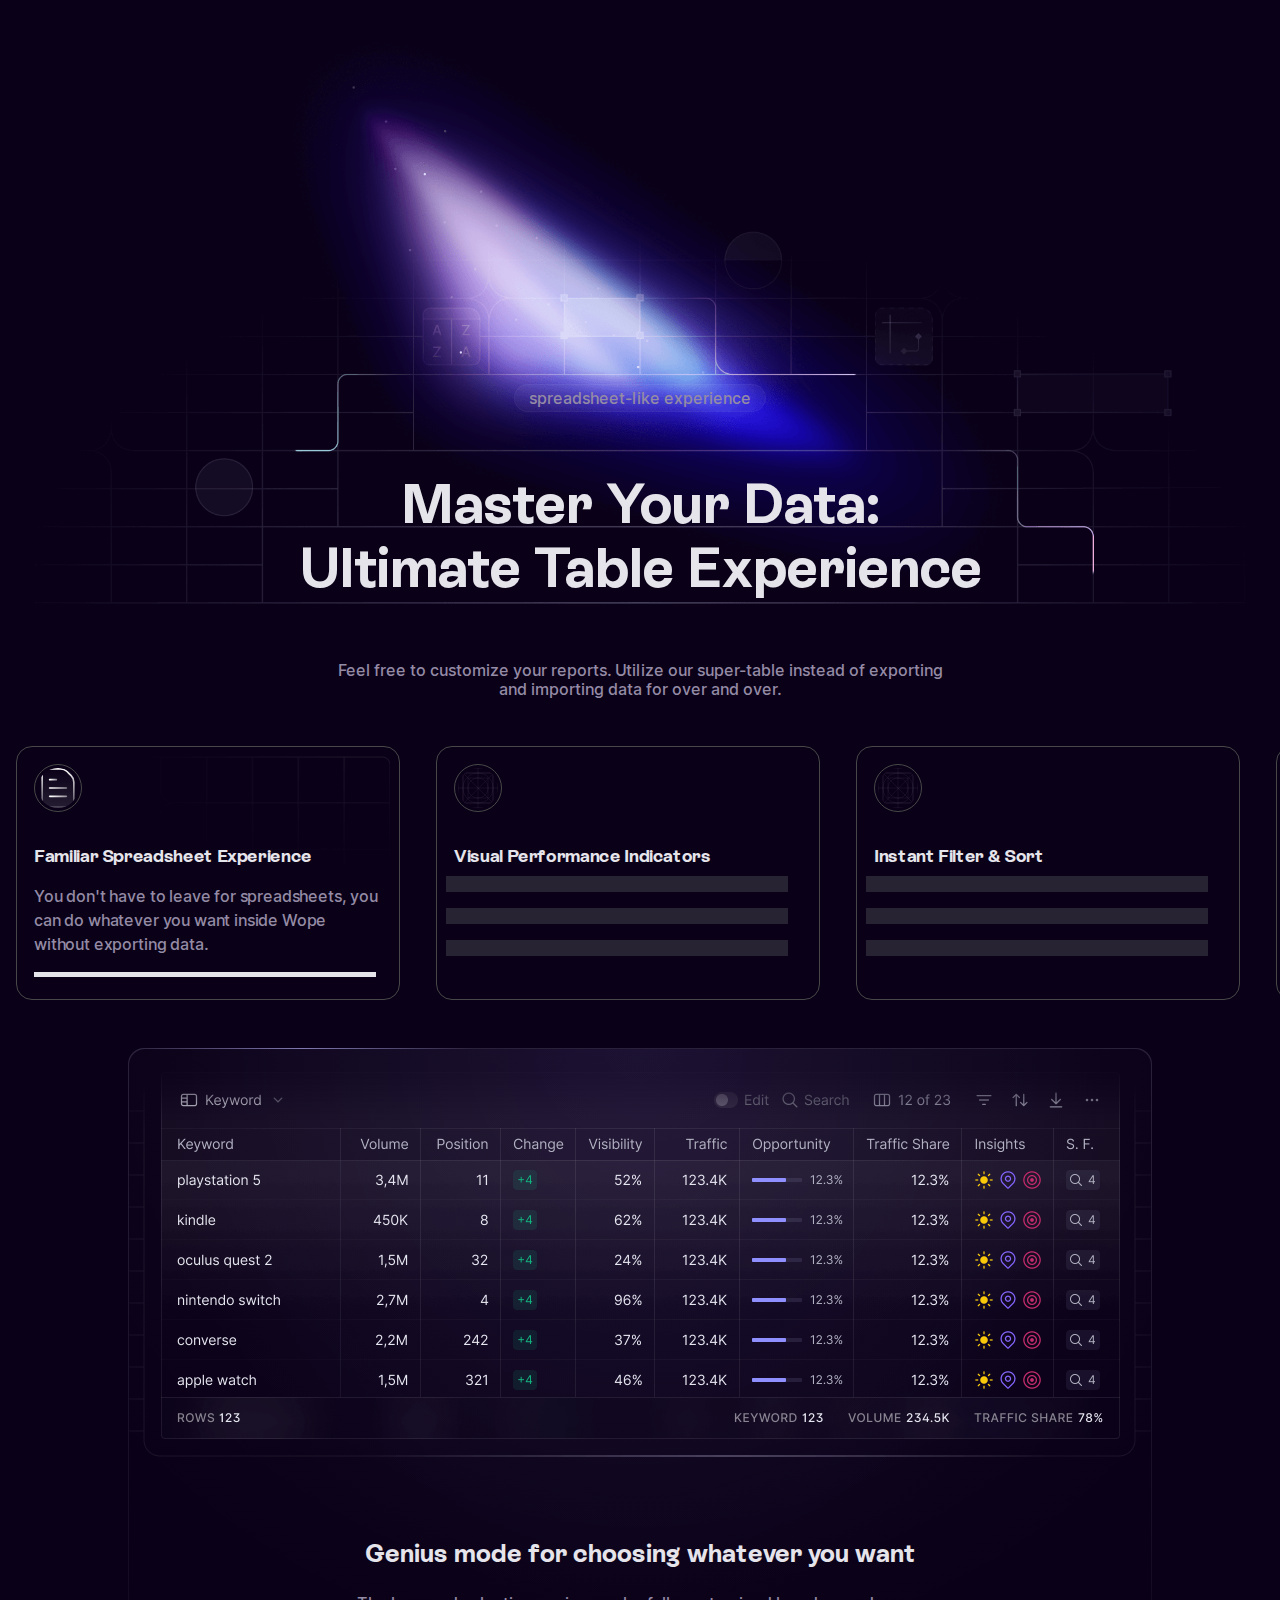
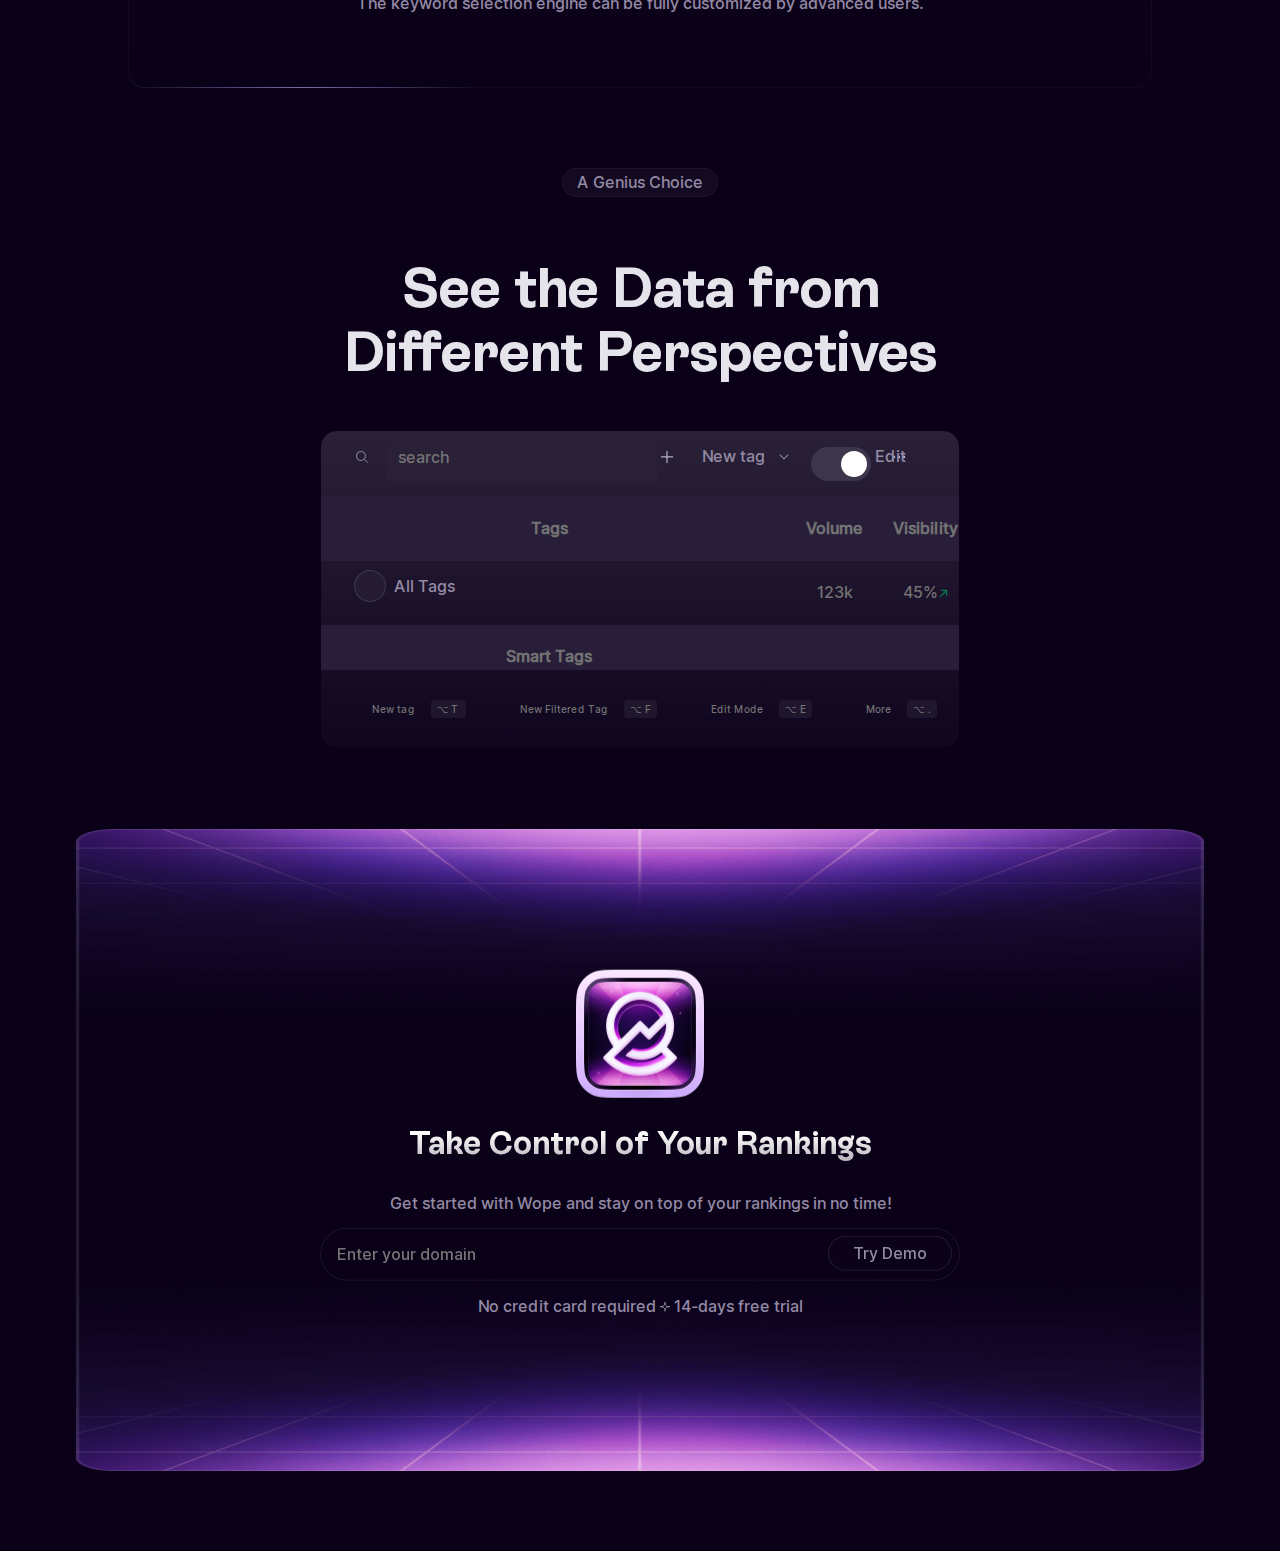
<file: isaac-p2-site/index.html>
<!DOCTYPE html>
<html lang="en">
  <head>
    <meta charset="UTF-8" />
    <meta name="viewport" content="width=device-width, initial-scale=1.0" />

    <!-- Stylesheets -->
    <link rel="stylesheet" href="../styles/normalize-fwd.css" />
    <link rel="stylesheet" href="styles/style.css" />

    <title>Ultimate table experience</title>
  </head>
  <body>
    <main>
      <div class="section-header">
        <img
          src="images/spreadsheets-background.png"
          alt="Grid defined dark image in the background, decorated with shapes and letters"
          class="spreadsheet-header-image"
        />
        <div class="header-text spreadsheet-header">
          <p class="title-badge">spreadsheet-like experience</p>
          <h2>
            <div>Master Your Data:</div>
            <div>Ultimate Table Experience</div>
          </h2>
          <p class="section-desc">
            Feel free to customize your reports. Utilize our super-table instead
            of exporting and importing data for over and over.
          </p>
        </div>
      </div>
      <div class="sliding-tabs magical-borders-container">
        <article class="tab magical-borders" id="first-tab">
          <div class="magical-borders-inner">
            <img src="images/spreadsheet-grid.png" alt="An image of a grid" />
            <svg
              width="20"
              height="24"
              viewBox="0 0 20 24"
              fill="none"
              xmlns="http://www.w3.org/2000/svg"
              class="svg-active"
            >
              <path
                d="M17 23.5H3C1.61929 23.5 0.5 22.3807 0.5 21V3C0.5 1.61929 1.61929 0.5 3 0.5H11.5147C12.9734 0.5 14.3724 1.07946 15.4038 2.11091L16.6464 3.35355L17.8891 4.59619C18.9205 5.62764 19.5 7.02659 19.5 8.48528V21C19.5 22.3807 18.3807 23.5 17 23.5Z"
                fill="url(#paint0_linear_271_2916)"
                fill-opacity="0.1"
                stroke="url(#paint1_linear_271_2916)"
              ></path>
              <path
                d="M5 12H15"
                stroke="url(#paint2_linear_271_2916)"
                stroke-linecap="round"
                stroke-linejoin="round"
              ></path>
              <path
                d="M5 17H15"
                stroke="url(#paint3_linear_271_2916)"
                stroke-linecap="round"
                stroke-linejoin="round"
              ></path>
              <path
                d="M5 7H9"
                stroke="url(#paint4_linear_271_2916)"
                stroke-linecap="round"
                stroke-linejoin="round"
              ></path>
              <defs>
                <linearGradient
                  id="paint0_linear_271_2916"
                  x1="9.69697"
                  y1="0"
                  x2="9.69697"
                  y2="22.1538"
                  gradientUnits="userSpaceOnUse"
                >
                  <stop stop-color="white" stop-opacity="0"></stop>
                  <stop offset="1" stop-color="white"></stop>
                </linearGradient>
                <linearGradient
                  id="paint1_linear_271_2916"
                  x1="9.69697"
                  y1="0"
                  x2="9.69697"
                  y2="24"
                  gradientUnits="userSpaceOnUse"
                >
                  <stop stop-color="white"></stop>
                  <stop offset="1" stop-color="white" stop-opacity="0.2"></stop>
                </linearGradient>
                <linearGradient
                  id="paint2_linear_271_2916"
                  x1="5.83374"
                  y1="12"
                  x2="25"
                  y2="12"
                  gradientUnits="userSpaceOnUse"
                >
                  <stop stop-color="white"></stop>
                  <stop offset="1" stop-color="white" stop-opacity="0"></stop>
                </linearGradient>
                <linearGradient
                  id="paint3_linear_271_2916"
                  x1="5.83374"
                  y1="17"
                  x2="25"
                  y2="17"
                  gradientUnits="userSpaceOnUse"
                >
                  <stop stop-color="white"></stop>
                  <stop offset="1" stop-color="white" stop-opacity="0"></stop>
                </linearGradient>
                <linearGradient
                  id="paint4_linear_271_2916"
                  x1="5.3335"
                  y1="7"
                  x2="13"
                  y2="7"
                  gradientUnits="userSpaceOnUse"
                >
                  <stop stop-color="white"></stop>
                  <stop offset="1" stop-color="white" stop-opacity="0"></stop>
                </linearGradient>
              </defs>
            </svg>
            <svg
              width="56"
              height="56"
              viewBox="0 0 56 56"
              fill="none"
              xmlns="http://www.w3.org/2000/svg"
              q:key="R1_0"
              class="svg-inactive"
            >
              <g clip-path="url(#clip0_1086_92298)">
                <path
                  d="M-3.00002 -3L28.5 28.5M28.5 28.5L60 60M28.5 28.5L60 -3M28.5 28.5L-3.00002 60M28 -14V28M28 28V70M28 28H70M28 28H-14M42 28C42 35.732 35.732 42 28 42C20.268 42 14 35.732 14 28C14 20.268 20.268 14 28 14C35.732 14 42 20.268 42 28ZM49 28C49 39.598 39.598 49 28 49C16.402 49 6.99998 39.598 6.99998 28C6.99998 16.402 16.402 7 28 7C39.598 7 49 16.402 49 28ZM14 14H42V42H14V14ZM6.99998 7H49V49H6.99998V7ZM6.99998 -9H49V65H6.99998V-9ZM65 7V49L-9.00002 49L-9.00002 6.99999L65 7Z"
                  stroke="#817B8E"
                  stroke-opacity="0.16"
                ></path>
              </g>
              <rect
                x="0.5"
                y="0.5"
                width="55"
                height="55"
                rx="7.5"
                stroke="#817B8E"
                stroke-opacity="0.16"
              ></rect>
              <defs>
                <clipPath id="clip0_1086_92298">
                  <rect width="56" height="56" rx="8" fill="white"></rect>
                </clipPath>
              </defs>
            </svg>
            <h4>Familiar Spreadsheet Experience</h4>
            <p>
              You don't have to leave for spreadsheets, you can do whatever you
              want inside Wope without exporting data.
            </p>
            <div class="text-inactive"></div>
            <div class="text-inactive"></div>
            <div class="text-inactive"></div>
            <div class="progress">
              <div class="complete"></div>
            </div>
          </div>
        </article>
        <article class="tab unfocused magical-borders" id="second-tab">
          <div class="magical-borders-inner">
            <img src="images/spreadsheet-grid.png" alt="An image of a grid" />
            <svg
              width="20"
              height="24"
              viewBox="0 0 20 24"
              fill="none"
              xmlns="http://www.w3.org/2000/svg"
              class="svg-active"
            >
              <rect
                x="0.5"
                y="0.5"
                width="19"
                height="23"
                rx="2.5"
                fill="url(#paint0_linear_271_2920)"
                fill-opacity="0.1"
                stroke="url(#paint1_linear_271_2920)"
              ></rect>
              <path
                d="M7 13L4 16V21H16V8L9 15L7 13Z"
                fill="url(#paint2_linear_271_2920)"
                fill-opacity="0.2"
              ></path>
              <path
                d="M3.64645 15.6464C3.45118 15.8417 3.45118 16.1583 3.64645 16.3536C3.84171 16.5488 4.15829 16.5488 4.35355 16.3536L3.64645 15.6464ZM7 13L7.35355 12.6464C7.15829 12.4512 6.84171 12.4512 6.64645 12.6464L7 13ZM9 15L8.64645 15.3536C8.84171 15.5488 9.15829 15.5488 9.35355 15.3536L9 15ZM16.5 8C16.5 7.72386 16.2761 7.5 16 7.5H11.5C11.2239 7.5 11 7.72386 11 8C11 8.27614 11.2239 8.5 11.5 8.5H15.5V12.5C15.5 12.7761 15.7239 13 16 13C16.2761 13 16.5 12.7761 16.5 12.5V8ZM4.35355 16.3536L7.35355 13.3536L6.64645 12.6464L3.64645 15.6464L4.35355 16.3536ZM6.64645 13.3536L8.64645 15.3536L9.35355 14.6464L7.35355 12.6464L6.64645 13.3536ZM9.35355 15.3536L16.3536 8.35355L15.6464 7.64645L8.64645 14.6464L9.35355 15.3536Z"
                fill="url(#paint3_linear_271_2920)"
              ></path>
              <defs>
                <linearGradient
                  id="paint0_linear_271_2920"
                  x1="9.69697"
                  y1="0"
                  x2="9.69697"
                  y2="22.1538"
                  gradientUnits="userSpaceOnUse"
                >
                  <stop stop-color="white" stop-opacity="0"></stop>
                  <stop offset="1" stop-color="white"></stop>
                </linearGradient>
                <linearGradient
                  id="paint1_linear_271_2920"
                  x1="9.69697"
                  y1="0"
                  x2="9.69697"
                  y2="24"
                  gradientUnits="userSpaceOnUse"
                >
                  <stop stop-color="white"></stop>
                  <stop offset="1" stop-color="white" stop-opacity="0.2"></stop>
                </linearGradient>
                <linearGradient
                  id="paint2_linear_271_2920"
                  x1="9.81818"
                  y1="8"
                  x2="9.81818"
                  y2="20"
                  gradientUnits="userSpaceOnUse"
                >
                  <stop stop-color="white"></stop>
                  <stop offset="1" stop-color="white" stop-opacity="0"></stop>
                </linearGradient>
                <linearGradient
                  id="paint3_linear_271_2920"
                  x1="5.00049"
                  y1="8"
                  x2="28"
                  y2="8"
                  gradientUnits="userSpaceOnUse"
                >
                  <stop stop-color="white"></stop>
                  <stop offset="1" stop-color="white" stop-opacity="0"></stop>
                </linearGradient>
              </defs>
            </svg>
            <svg
              width="56"
              height="56"
              viewBox="0 0 56 56"
              fill="none"
              xmlns="http://www.w3.org/2000/svg"
              q:key="R1_0"
              class="svg-inactive"
            >
              <g clip-path="url(#clip0_1086_92298)">
                <path
                  d="M-3.00002 -3L28.5 28.5M28.5 28.5L60 60M28.5 28.5L60 -3M28.5 28.5L-3.00002 60M28 -14V28M28 28V70M28 28H70M28 28H-14M42 28C42 35.732 35.732 42 28 42C20.268 42 14 35.732 14 28C14 20.268 20.268 14 28 14C35.732 14 42 20.268 42 28ZM49 28C49 39.598 39.598 49 28 49C16.402 49 6.99998 39.598 6.99998 28C6.99998 16.402 16.402 7 28 7C39.598 7 49 16.402 49 28ZM14 14H42V42H14V14ZM6.99998 7H49V49H6.99998V7ZM6.99998 -9H49V65H6.99998V-9ZM65 7V49L-9.00002 49L-9.00002 6.99999L65 7Z"
                  stroke="#817B8E"
                  stroke-opacity="0.16"
                ></path>
              </g>
              <rect
                x="0.5"
                y="0.5"
                width="55"
                height="55"
                rx="7.5"
                stroke="#817B8E"
                stroke-opacity="0.16"
              ></rect>
              <defs>
                <clipPath id="clip0_1086_92298">
                  <rect width="56" height="56" rx="8" fill="white"></rect>
                </clipPath>
              </defs>
            </svg>
            <h4>Visual Performance Indicators</h4>
            <p>
              Wope provides you with visual performance indicators so you can
              see how well you're doing at a glance.
            </p>
            <div class="text-inactive"></div>
            <div class="text-inactive"></div>
            <div class="text-inactive"></div>
            <div class="progress">
              <div class="complete"></div>
            </div>
          </div>
        </article>
        <article class="tab unfocused magical-borders" id="third-tab">
          <div class="magical-borders-inner">
            <img src="images/spreadsheet-grid.png" alt="An image of a grid" />
            <svg
              width="22"
              height="24"
              viewBox="0 0 22 24"
              fill="none"
              xmlns="http://www.w3.org/2000/svg"
              class="svg-active"
            >
              <path
                d="M1.25422 7.54531C0.915451 7.28751 0.677527 6.93232 0.568024 6.53731H21.4317C21.3222 6.93148 21.0844 7.28677 20.7455 7.54553C20.7454 7.54562 20.7453 7.5457 20.7452 7.54579L15.1003 11.8335C14.9758 11.928 14.9028 12.0753 14.9028 12.2316V19.6636C14.9028 20.3802 14.4909 21.0425 13.8312 21.3656L13.8303 21.366L9.91431 23.2936L9.91401 23.2938C8.61004 23.9367 7.09862 22.9968 7.09862 21.5912V12.2316C7.09862 12.0753 7.02551 11.928 6.90101 11.8334L1.25428 7.54535C1.25426 7.54534 1.25424 7.54532 1.25422 7.54531ZM21.5 2.4068V5.53731H0.5V2.4068C0.5 1.361 1.36324 0.5 2.44475 0.5H19.5553C20.6368 0.5 21.5 1.361 21.5 2.4068Z"
                fill="url(#paint0_linear_1517_138897)"
                fill-opacity="0.1"
                stroke="url(#paint1_linear_1517_138897)"
                stroke-linecap="round"
                stroke-linejoin="round"
              ></path>
              <defs>
                <linearGradient
                  id="paint0_linear_1517_138897"
                  x1="10.6667"
                  y1="0"
                  x2="10.6667"
                  y2="22.1538"
                  gradientUnits="userSpaceOnUse"
                >
                  <stop stop-color="white" stop-opacity="0"></stop>
                  <stop offset="1" stop-color="white"></stop>
                </linearGradient>
                <linearGradient
                  id="paint1_linear_1517_138897"
                  x1="10.6667"
                  y1="0"
                  x2="10.6667"
                  y2="24"
                  gradientUnits="userSpaceOnUse"
                >
                  <stop stop-color="white"></stop>
                  <stop offset="1" stop-color="white" stop-opacity="0.2"></stop>
                </linearGradient>
              </defs>
            </svg>
            <svg
              width="56"
              height="56"
              viewBox="0 0 56 56"
              fill="none"
              xmlns="http://www.w3.org/2000/svg"
              q:key="R1_0"
              class="svg-inactive"
            >
              <g clip-path="url(#clip0_1086_92298)">
                <path
                  d="M-3.00002 -3L28.5 28.5M28.5 28.5L60 60M28.5 28.5L60 -3M28.5 28.5L-3.00002 60M28 -14V28M28 28V70M28 28H70M28 28H-14M42 28C42 35.732 35.732 42 28 42C20.268 42 14 35.732 14 28C14 20.268 20.268 14 28 14C35.732 14 42 20.268 42 28ZM49 28C49 39.598 39.598 49 28 49C16.402 49 6.99998 39.598 6.99998 28C6.99998 16.402 16.402 7 28 7C39.598 7 49 16.402 49 28ZM14 14H42V42H14V14ZM6.99998 7H49V49H6.99998V7ZM6.99998 -9H49V65H6.99998V-9ZM65 7V49L-9.00002 49L-9.00002 6.99999L65 7Z"
                  stroke="#817B8E"
                  stroke-opacity="0.16"
                ></path>
              </g>
              <rect
                x="0.5"
                y="0.5"
                width="55"
                height="55"
                rx="7.5"
                stroke="#817B8E"
                stroke-opacity="0.16"
              ></rect>
              <defs>
                <clipPath id="clip0_1086_92298">
                  <rect width="56" height="56" rx="8" fill="white"></rect>
                </clipPath>
              </defs>
            </svg>
            <h4>Instant Filter & Sort</h4>
            <p>
              You can filter and sort in Wope instantly, without having to
              export to a spreadsheet first.
            </p>
            <div class="text-inactive"></div>
            <div class="text-inactive"></div>
            <div class="text-inactive"></div>
            <div class="progress">
              <div class="complete"></div>
            </div>
          </div>
        </article>
        <article class="tab unfocused magical-borders" id="fourth-tab">
          <div class="magical-borders-inner">
            <img src="images/spreadsheet-grid.png" alt="An image of a grid" />
            <svg
              width="25"
              height="25"
              viewBox="0 0 25 25"
              fill="none"
              xmlns="http://www.w3.org/2000/svg"
              class="svg-active"
            >
              <circle
                cx="11"
                cy="11"
                r="10.5"
                fill="url(#paint0_linear_271_2926)"
                fill-opacity="0.1"
                stroke="url(#paint1_linear_271_2926)"
              ></circle>
              <path
                d="M24 24L20.8594 20.8594"
                stroke="url(#paint2_linear_271_2926)"
                stroke-linecap="round"
              ></path>
              <path
                d="M5.34375 11L11.0006 5.34315"
                stroke="url(#paint3_linear_271_2926)"
                stroke-linecap="round"
                stroke-linejoin="round"
              ></path>
              <path
                d="M11 16.6572L16.6569 11.0004"
                stroke="url(#paint4_linear_271_2926)"
                stroke-linecap="round"
                stroke-linejoin="round"
              ></path>
              <path
                d="M6.75781 15.2422L15.2431 6.75691"
                stroke="url(#paint5_linear_271_2926)"
                stroke-linecap="round"
                stroke-linejoin="round"
              ></path>
              <defs>
                <linearGradient
                  id="paint0_linear_271_2926"
                  x1="10.6667"
                  y1="0"
                  x2="10.6667"
                  y2="20.3077"
                  gradientUnits="userSpaceOnUse"
                >
                  <stop stop-color="white" stop-opacity="0"></stop>
                  <stop offset="1" stop-color="white"></stop>
                </linearGradient>
                <linearGradient
                  id="paint1_linear_271_2926"
                  x1="10.6667"
                  y1="0"
                  x2="10.6667"
                  y2="22"
                  gradientUnits="userSpaceOnUse"
                >
                  <stop stop-color="white"></stop>
                  <stop offset="1" stop-color="white" stop-opacity="0.2"></stop>
                </linearGradient>
                <linearGradient
                  id="paint2_linear_271_2926"
                  x1="21.4545"
                  y1="20"
                  x2="26.5"
                  y2="27"
                  gradientUnits="userSpaceOnUse"
                >
                  <stop stop-color="white"></stop>
                  <stop offset="1" stop-color="white" stop-opacity="0.2"></stop>
                </linearGradient>
                <linearGradient
                  id="paint3_linear_271_2926"
                  x1="5.81538"
                  y1="10.5284"
                  x2="16.6575"
                  y2="-0.313708"
                  gradientUnits="userSpaceOnUse"
                >
                  <stop stop-color="white"></stop>
                  <stop offset="1" stop-color="white" stop-opacity="0"></stop>
                </linearGradient>
                <linearGradient
                  id="paint4_linear_271_2926"
                  x1="11.4716"
                  y1="16.1856"
                  x2="22.3137"
                  y2="5.34352"
                  gradientUnits="userSpaceOnUse"
                >
                  <stop stop-color="white"></stop>
                  <stop offset="1" stop-color="white" stop-opacity="0"></stop>
                </linearGradient>
                <linearGradient
                  id="paint5_linear_271_2926"
                  x1="7.46526"
                  y1="14.5347"
                  x2="23.7284"
                  y2="-1.72838"
                  gradientUnits="userSpaceOnUse"
                >
                  <stop stop-color="white"></stop>
                  <stop offset="1" stop-color="white" stop-opacity="0"></stop>
                </linearGradient>
              </defs>
            </svg>
            <svg
              width="56"
              height="56"
              viewBox="0 0 56 56"
              fill="none"
              xmlns="http://www.w3.org/2000/svg"
              q:key="R1_0"
              class="svg-inactive"
            >
              <g clip-path="url(#clip0_1086_92298)">
                <path
                  d="M-3.00002 -3L28.5 28.5M28.5 28.5L60 60M28.5 28.5L60 -3M28.5 28.5L-3.00002 60M28 -14V28M28 28V70M28 28H70M28 28H-14M42 28C42 35.732 35.732 42 28 42C20.268 42 14 35.732 14 28C14 20.268 20.268 14 28 14C35.732 14 42 20.268 42 28ZM49 28C49 39.598 39.598 49 28 49C16.402 49 6.99998 39.598 6.99998 28C6.99998 16.402 16.402 7 28 7C39.598 7 49 16.402 49 28ZM14 14H42V42H14V14ZM6.99998 7H49V49H6.99998V7ZM6.99998 -9H49V65H6.99998V-9ZM65 7V49L-9.00002 49L-9.00002 6.99999L65 7Z"
                  stroke="#817B8E"
                  stroke-opacity="0.16"
                ></path>
              </g>
              <rect
                x="0.5"
                y="0.5"
                width="55"
                height="55"
                rx="7.5"
                stroke="#817B8E"
                stroke-opacity="0.16"
              ></rect>
              <defs>
                <clipPath id="clip0_1086_92298">
                  <rect width="56" height="56" rx="8" fill="white"></rect>
                </clipPath>
              </defs>
            </svg>
            <h4>Summarize and Find Patterns</h4>
            <p>
              Wope can help you summarize data and find patterns so you can make
              better decisions.
            </p>
            <div class="text-inactive"></div>
            <div class="text-inactive"></div>
            <div class="text-inactive"></div>
            <div class="progress">
              <div class="complete"></div>
            </div>
          </div>
        </article>
        <article class="tab unfocused magical-borders" id="fifth-tab">
          <div class="magical-borders-inner">
            <img src="images/spreadsheet-grid.png" alt="An image of a grid" />
            <svg
              width="22"
              height="22"
              viewBox="0 0 22 22"
              fill="none"
              xmlns="http://www.w3.org/2000/svg"
              class="svg-active"
            >
              <circle
                cx="11"
                cy="11"
                r="10.5"
                fill="url(#paint0_linear_271_2930)"
                fill-opacity="0.1"
                stroke="url(#paint1_linear_271_2930)"
              ></circle>
              <path
                d="M15 16L7 16"
                stroke="url(#paint2_linear_271_2930)"
                stroke-linecap="round"
                stroke-linejoin="round"
              ></path>
              <path
                d="M11 6L11 13M11 6L8 9M11 6L14 9"
                stroke="url(#paint3_linear_271_2930)"
                stroke-linecap="round"
                stroke-linejoin="round"
              ></path>
              <defs>
                <linearGradient
                  id="paint0_linear_271_2930"
                  x1="10.6667"
                  y1="0"
                  x2="10.6667"
                  y2="20.3077"
                  gradientUnits="userSpaceOnUse"
                >
                  <stop stop-color="white" stop-opacity="0"></stop>
                  <stop offset="1" stop-color="white"></stop>
                </linearGradient>
                <linearGradient
                  id="paint1_linear_271_2930"
                  x1="10.6667"
                  y1="0"
                  x2="10.6667"
                  y2="22"
                  gradientUnits="userSpaceOnUse"
                >
                  <stop stop-color="white"></stop>
                  <stop offset="1" stop-color="white" stop-opacity="0.2"></stop>
                </linearGradient>
                <linearGradient
                  id="paint2_linear_271_2930"
                  x1="7"
                  y1="15.5"
                  x2="25.5"
                  y2="15.5001"
                  gradientUnits="userSpaceOnUse"
                >
                  <stop stop-color="white"></stop>
                  <stop offset="1" stop-color="white" stop-opacity="0"></stop>
                </linearGradient>
                <linearGradient
                  id="paint3_linear_271_2930"
                  x1="11"
                  y1="6"
                  x2="11"
                  y2="17"
                  gradientUnits="userSpaceOnUse"
                >
                  <stop stop-color="white"></stop>
                  <stop offset="1" stop-color="white" stop-opacity="0"></stop>
                </linearGradient>
              </defs>
            </svg>
            <svg
              width="56"
              height="56"
              viewBox="0 0 56 56"
              fill="none"
              xmlns="http://www.w3.org/2000/svg"
              q:key="R1_0"
              class="svg-inactive"
            >
              <g clip-path="url(#clip0_1086_92298)">
                <path
                  d="M-3.00002 -3L28.5 28.5M28.5 28.5L60 60M28.5 28.5L60 -3M28.5 28.5L-3.00002 60M28 -14V28M28 28V70M28 28H70M28 28H-14M42 28C42 35.732 35.732 42 28 42C20.268 42 14 35.732 14 28C14 20.268 20.268 14 28 14C35.732 14 42 20.268 42 28ZM49 28C49 39.598 39.598 49 28 49C16.402 49 6.99998 39.598 6.99998 28C6.99998 16.402 16.402 7 28 7C39.598 7 49 16.402 49 28ZM14 14H42V42H14V14ZM6.99998 7H49V49H6.99998V7ZM6.99998 -9H49V65H6.99998V-9ZM65 7V49L-9.00002 49L-9.00002 6.99999L65 7Z"
                  stroke="#817B8E"
                  stroke-opacity="0.16"
                ></path>
              </g>
              <rect
                x="0.5"
                y="0.5"
                width="55"
                height="55"
                rx="7.5"
                stroke="#817B8E"
                stroke-opacity="0.16"
              ></rect>
              <defs>
                <clipPath id="clip0_1086_92298">
                  <rect width="56" height="56" rx="8" fill="white"></rect>
                </clipPath>
              </defs>
            </svg>
            <h4>Organize Data & Export</h4>
            <p>
              You can organize data in Wope and export it to a spreadsheet or
              other software for further analysis.
            </p>
            <div class="text-inactive"></div>
            <div class="text-inactive"></div>
            <div class="text-inactive"></div>
            <div class="progress">
              <div class="complete"></div>
            </div>
          </div>
        </article>
      </div>
      <div class="table-section magical-borders-container">
        <div class="table-wrapper magical-borders">
          <div class="magical-borders-inner table-inner">
            <div class="table-items">
              <div id="spreadsheet-table-image">
                <div class="spreadsheet-image-container">
                  <img
                    src="images/spreadsheets-table-preview.png"
                    alt="A preview of the kind of data recieved."
                  />
                </div>
              </div>
              <section class="table-info">
                <h3>Genius mode for choosing whatever you want</h3>
                <p>
                  The keyword selection engine can be fully customized by
                  advanced users.
                </p>
              </section>
            </div>
          </div>
        </div>
      </div>
      <div class="section-header">
        <div class="header-text">
          <p class="title-badge">A Genius Choice</p>
          <h2>
            <div>See the Data from</div>
            <div>Different Perspectives</div>
          </h2>
        </div>
      </div>
      <div class="data-percpective-section magical-borders-container">
        <div class="search-table-wrapper magical-borders">
          <div class="searchable-table magical-borders-inner">
            <div class="search-bar">
              <svg
                width="20"
                height="20"
                viewBox="0 0 20 20"
                fill="none"
                xmlns="http://www.w3.org/2000/svg"
                q:key="20_0"
                class="search-symbol"
              >
                <path
                  fill-rule="evenodd"
                  clip-rule="evenodd"
                  d="M8.75 3.75C5.98858 3.75 3.75 5.98858 3.75 8.75C3.75 11.5114 5.98858 13.75 8.75 13.75C11.5114 13.75 13.75 11.5114 13.75 8.75C13.75 5.98858 11.5114 3.75 8.75 3.75ZM2.5 8.75C2.5 5.29822 5.29822 2.5 8.75 2.5C12.2018 2.5 15 5.29822 15 8.75C15 10.2508 14.471 11.628 13.5893 12.7055L17.3169 16.4331C17.561 16.6771 17.561 17.0729 17.3169 17.3169C17.0729 17.561 16.6771 17.561 16.4331 17.3169L12.7055 13.5893C11.628 14.471 10.2508 15 8.75 15C5.29822 15 2.5 12.2018 2.5 8.75Z"
                  fill="#817B8E"
                ></path>
              </svg>
              <label for="search" class="search-input">
                <input
                  type="text"
                  id="search"
                  name="search"
                  placeholder="search"
                />
              </label>
              <svg
                width="20"
                height="20"
                viewBox="0 0 20 20"
                fill="none"
                xmlns="http://www.w3.org/2000/svg"
                q:key="sL_0"
                class="plus-symbol"
              >
                <path
                  fill-rule="evenodd"
                  clip-rule="evenodd"
                  d="M10 3.74976C10.3452 3.74976 10.625 4.02958 10.625 4.37476V9.37476H15.625C15.9702 9.37476 16.25 9.65458 16.25 9.99976C16.25 10.3449 15.9702 10.6248 15.625 10.6248H10.625V15.6248C10.625 15.9699 10.3452 16.2498 10 16.2498C9.65482 16.2498 9.375 15.9699 9.375 15.6248V10.6248H4.375C4.02982 10.6248 3.75 10.3449 3.75 9.99976C3.75 9.65458 4.02982 9.37476 4.375 9.37476H9.375V4.37476C9.375 4.02958 9.65482 3.74976 10 3.74976Z"
                  fill="#B2B2C2"
                ></path>
              </svg>
              <p class="search-text">New tag</p>
              <svg
                width="20"
                height="20"
                viewBox="0 0 20 20"
                fill="none"
                xmlns="http://www.w3.org/2000/svg"
                q:key="SB_0"
                class="arrow-symbol"
              >
                <path
                  fill-rule="evenodd"
                  clip-rule="evenodd"
                  d="M5.80806 7.68281C6.05214 7.43874 6.44786 7.43874 6.69194 7.68281L10 10.9909L13.3081 7.68281C13.5521 7.43874 13.9479 7.43874 14.1919 7.68281C14.436 7.92689 14.436 8.32262 14.1919 8.5667L10.4419 12.3167C10.1979 12.5608 9.80214 12.5608 9.55806 12.3167L5.80806 8.5667C5.56398 8.32262 5.56398 7.92689 5.80806 7.68281Z"
                  fill="#81818F"
                ></path>
              </svg>
              <label class="switch">
                <input type="checkbox" checked />
                <span class="slider" id="table-slider"></span>
                <p>Edit</p>
              </label>
              <svg
                width="20"
                height="20"
                viewBox="0 0 20 20"
                fill="none"
                xmlns="http://www.w3.org/2000/svg"
                q:key="Iq_0"
                class="dots-symbol"
              >
                <path
                  d="M6.25 9.99976C6.25 10.6901 5.69036 11.2498 5 11.2498C4.30964 11.2498 3.75 10.6901 3.75 9.99976C3.75 9.3094 4.30964 8.74976 5 8.74976C5.69036 8.74976 6.25 9.3094 6.25 9.99976Z"
                  fill="#B2B2C2"
                ></path>
                <path
                  d="M11.25 9.99976C11.25 10.6901 10.6904 11.2498 10 11.2498C9.30964 11.2498 8.75 10.6901 8.75 9.99976C8.75 9.3094 9.30964 8.74976 10 8.74976C10.6904 8.74976 11.25 9.3094 11.25 9.99976Z"
                  fill="#B2B2C2"
                ></path>
                <path
                  d="M15 11.2498C15.6904 11.2498 16.25 10.6901 16.25 9.99976C16.25 9.3094 15.6904 8.74976 15 8.74976C14.3096 8.74976 13.75 9.3094 13.75 9.99976C13.75 10.6901 14.3096 11.2498 15 11.2498Z"
                  fill="#B2B2C2"
                ></path>
              </svg>
            </div>
            <table class="search-table" id="search-table">
              <thead>
                <th>Tags</th>
                <th>Volume</th>
                <th>Visibility</th>
              </thead>
              <tbody>
                <tr class="table-row" id="all-tags-row">
                  <td class="first-column">
                    <div class="space-div"></div>
                    <div class="table-checkbox" id="main-checker">
                      <span class="table-checkbox-inner">
                        <span class="table-checkbox-mark"></span>
                      </span>
                    </div>
                    <p>All Tags</p>
                  </td>
                  <td>123k</td>
                  <td class="percentage-col">45%</td>
                </tr>
              </tbody>
              <thead class="second-table-head">
                <th>Smart Tags</th>
                <th></th>
                <th></th>
              </thead>
              <tbody id="data-rows"></tbody>
            </table>
            <div class="tags-quick-action-footer">
              <div class="tags-quick-action-shortcut">
                <div class="tags-quick-action-shortcut-label">New tag</div>
                <div class="tags-quick-action-shortcut-badge">⌥ T</div>
              </div>
              <div class="tags-quick-action-shortcut">
                <div class="tags-quick-action-shortcut-label">
                  New Filtered Tag
                </div>
                <div class="tags-quick-action-shortcut-badge">⌥ F</div>
              </div>
              <div class="tags-quick-action-shortcut">
                <div class="tags-quick-action-shortcut-label">Edit Mode</div>
                <div class="tags-quick-action-shortcut-badge">⌥ E</div>
              </div>
              <div class="tags-quick-action-shortcut">
                <div class="tags-quick-action-shortcut-label">More</div>
                <div class="tags-quick-action-shortcut-badge">⌥ .</div>
              </div>
            </div>
          </div>
        </div>
      </div>
      <div class="cta-section-container">
        <div class="cta-section">
          <img
            src="images/cta-icon.png"
            alt="An icon that looks like a circle with the stocks rising inside of it."
          />
          <h2>Take Control of Your Rankings</h2>
          <p>
            Get started with Wope and stay on top of your rankings in no time!
          </p>
          <div class="domain-form">
            <input
              id="cta-text-input"
              type="text"
              placeholder="Enter your domain"
            />
            <input id="cta-button-input" type="button" value="Try Demo" />
          </div>
          <p>
            No credit card required
            <svg
              width="10"
              height="10"
              viewBox="0 0 10 10"
              fill="none"
              xmlns="http://www.w3.org/2000/svg"
              q:key="Tm_0"
            >
              <path
                d="M5 1C5 1 5 5 9 5M5 1C5 5 1 5 1 5M5 1V0M9 5C9 5 5 5 5 9M9 5H10M5 9C5 9 5 5 1 5M5 9V10M1 5H0"
                stroke="white"
                stroke-opacity="0.5"
              ></path>
            </svg>
            14-days free trial
          </p>
        </div>
      </div>
    </main>
    <script src="scripts/spreadsheets.js"></script>
    <script src="scripts/search-table.js"></script>
  </body>
</html>
</file>
<file: styles/style.css>
:root {
  --global-width: 320px;
}

p {
  color: #948ba5;
}

html {
  scroll-behavior: smooth;
  box-sizing: border-box;
}

svg, img, video, .not-button, #cards-section-title {
  user-select: none;
}

*, *:before, *:after {
  box-sizing: inherit;
}

::-webkit-scrollbar {
  width: 5px;
  display: inline-block;
}

::-webkit-scrollbar-thumb {
  background: rgba(255, 255, 255, 0.1019607843);
  border-radius: 99px;
}

::-webkit-scrollbar-thumb:hover {
  background: rgba(255, 255, 255, 0.1490196078);
}

::-webkit-scrollbar-track {
  background: inherit;
}

@font-face {
  font-family: "Rebond Grotesque";
  src: url("../fonts/bold.woff2") format("woff2");
}
@font-face {
  font-family: "Inter V";
  src: url("../fonts/medium.woff2") format("woff2");
  src: url("../fonts/regular.woff2") format("woff2");
}
.w-full {
  width: 100%;
}

.flex {
  display: flex;
}

.row {
  flex-direction: row;
}

.col {
  flex-direction: column;
}

.wrap {
  flex-wrap: wrap;
}

.items-center {
  align-items: center;
}

.justify-center {
  justify-content: center;
}

.justify-between {
  justify-content: space-between;
}

.move-down {
  animation: moveDown 400ms ease;
}

.move-up {
  animation: moveUp 400ms ease;
}

.move-up-back {
  animation: moveUpBack 400ms ease;
}

.move-down-back {
  animation: moveDownBack 400ms ease;
}

@keyframes moveDown {
  0% {
    opacity: 1;
    top: 80px;
  }
  100% {
    opacity: 0;
    top: 145px;
  }
}
@keyframes moveUp {
  0% {
    opacity: 0;
    top: -70px;
  }
  100% {
    opacity: 1;
    top: 20px;
  }
}
@keyframes moveUpBack {
  0% {
    opacity: 0;
    top: 145px;
  }
  100% {
    opacity: 1;
    top: 80px;
  }
}
@keyframes moveDownBack {
  0% {
    opacity: 1;
    top: 20px;
  }
  100% {
    opacity: 0;
    top: -70px;
  }
}
body {
  font-family: Inter V, system-ui, -apple-system, BlinkMacSystemFont, Segoe UI, Roboto, Oxygen, Ubuntu, Cantarell, Open Sans, Helvetica Neue, sans-serif;
  -webkit-font-smoothing: antialiased;
  background: #0a0118;
  color: #fff;
  font-size: 14px;
  display: flex;
  flex-direction: column;
  align-items: center;
}

html, body {
  overflow: hidden;
  overflow-x: hidden;
  overflow-y: auto;
}

h1, h2, h3, h4, h5, h6 {
  font-family: "Rebond Grotesque", sans-serif;
}

h2 {
  font-weight: 500;
  font-size: 2rem;
}

.cards-description {
  color: #d2d0dd;
  margin-top: 50px;
  text-align: center;
  font-size: 16px;
  line-height: 24px;
  font-feature-settings: "cv06" on, "calt" off, "liga" off;
  letter-spacing: -0.01em;
  /*
  font-size: 28px;
  line-height: 36px;
   */
}

/* ------------------------------------------------------- */
/* global width */
main, section, footer, header, .hn-inner {
  width: var(--global-width);
}

main, section, footer, header {
  display: flex;
  flex-direction: column;
  align-items: center;
}

section {
  display: flex;
  flex-direction: column;
  align-items: center;
}

.header-top:before {
  background: linear-gradient(90deg, rgba(255, 255, 255, 0), rgba(255, 255, 255, 0.1607843137), rgba(255, 255, 255, 0));
  bottom: 0;
  content: "";
  height: 1px;
  left: 0;
  position: absolute;
  width: 100%;
}

#cards-video {
  width: 672px;
}

.display-sm {
  display: none;
}

.text-align-center {
  text-align: center;
}

.not-button {
  background: rgba(255, 255, 255, 0.0392156863);
  border: 1px solid rgba(255, 255, 255, 0.04);
  border-radius: 999px;
  margin: 0 auto 12px;
  padding: 4px 14px;
  width: max-content;
  font-size: 12px;
  text-transform: uppercase;
}

/*
    CARDS TITLE (below video of sphere)
*/
#cards-section-title:before {
  content: "Spot issues ";
}

#cards-section-title {
  width: 270px;
}

#cards-section-title:after {
  content: " smart indicators";
}

.cards {
  display: flex;
  flex-direction: column;
  gap: 1.5rem;
  position: relative;
}
.cards .footer {
  align-items: center;
  background: rgba(255, 255, 255, 0.0509803922);
  border: 1px solid rgba(255, 255, 255, 0.05);
  border-radius: 4px;
  display: flex;
  justify-content: center;
  padding: 4px;
  width: 100%;
  font-size: 12px;
  font-style: normal;
  font-weight: 400;
  letter-spacing: -0.01em;
  line-height: 16px;
  color: #817b8e;
}
.cards .footer .left-footer:after {
  font-size: 9px;
  display: flex;
  align-items: center;
  justify-content: center;
  content: "|";
  width: 25px;
  height: max-content;
}
.cards .footer .svg {
  margin-right: 4px;
}
.cards .footer .number {
  font-weight: 500;
  color: #fff;
}
.cards .card {
  text-align: left;
  height: 304px;
  width: 356px;
  border-radius: 16px;
  position: inherit;
  display: flex;
}
.cards .card .card-inner {
  position: relative;
  display: flex;
  flex-direction: column;
  width: 100%;
  min-height: 196px;
  margin: 0;
  padding: 16px 16px 24px;
}
.cards .card .card-inner .card-inner-container {
  position: absolute;
  top: 16px;
  left: 16px;
  right: 0;
  width: 324px;
  height: 165px;
  border-radius: 6px;
  /*
  clip-path: inset(-5px 0 -10px 0);
   */
  overflow: hidden;
  background: radial-gradient(32.81% 53.93% at 50% 0%, rgba(133, 102, 255, 0.0392156863), rgba(133, 102, 255, 0) 100%, rgba(133, 102, 255, 0));
}
.cards .card .card-inner .container {
  top: 50%;
  left: 50%;
  transform: translate(-50%, -50%);
}
.cards .content {
  padding: 0 32px 24px;
  box-shadow: 0 -15px 25px 30px #0a0118;
  clip-path: inset(-100px 3.25px 3.25px 3.25px);
  -webkit-clip-path: inset(-100px 3.25px 3.25px 3.25px);
  position: relative;
  z-index: 10;
}
.cards .content .text, .cards .content .title {
  font-weight: 500;
  line-height: 24px;
  letter-spacing: -0.01em;
  font-feature-settings: "cv06" on, "calt" off, "liga" off;
}
.cards .content .title {
  margin-bottom: 8px;
  font-size: 18px;
}
.cards .content .text {
  color: #9b96b0;
  font-size: 14px;
}
.cards .gridline {
  width: 324px;
  height: 138px;
}

.nice-border-1 {
  backdrop-filter: blur(6px);
  background: radial-gradient(66.08% 90.13% at 50% 97.37%, rgba(136, 125, 255, 0.1607843137), rgba(136, 125, 255, 0)), rgba(11, 2, 23, 0.2);
  border-radius: 8px;
  padding: 8px;
  position: absolute;
  width: 316px;
}
.nice-border-1:before {
  background: linear-gradient(180deg, rgba(169, 163, 194, 0.2), rgba(169, 163, 194, 0.0470588235)), linear-gradient(0deg, rgba(255, 255, 255, 0.0509803922), rgba(255, 255, 255, 0.0509803922));
  border-radius: 8px;
  content: "";
  top: 0;
  right: 0;
  bottom: 0;
  left: 0;
  -webkit-mask: linear-gradient(#fff 0 0) content-box, linear-gradient(#fff 0 0);
  mask: linear-gradient(#fff 0 0) content-box, linear-gradient(#fff 0 0);
  mask-composite: xor;
  -webkit-mask-composite: xor;
  mask-composite: exclude;
  padding: 1px;
  pointer-events: none;
  position: absolute;
}

#card-1 .titlee {
  font-size: 14px;
  line-height: 24px;
  font-weight: 500;
}
#card-1 .textt {
  font-size: 12px;
  line-height: 16px;
}
#card-1 #card-1-popup-1, #card-1 #card-1-popup-2 {
  left: 18px;
}
#card-1 #card-1-popup-1 {
  top: 85px;
}
#card-1 #card-1-popup-2 {
  top: -23px;
  opacity: 0;
}
#card-1 .animation-1-popup div:first-of-type {
  margin-right: 8px;
}

.season-top-bottom {
  left: 50%;
  top: 50%;
  transform: translate(-50%, -50%);
  opacity: 0.5;
}

.svg {
  margin-right: 8px;
}

#card-1 .card-1-new-chart {
  bottom: 15px;
  -webkit-mask-image: linear-gradient(90deg, rgba(255, 255, 255, 0) 3.98%, #fff 9.11%, #fff 90.63%, rgba(255, 255, 255, 0) 96.3%);
  mask-image: linear-gradient(90deg, rgba(255, 255, 255, 0) 3.98%, #fff 9.11%, #fff 90.63%, rgba(255, 255, 255, 0) 96.3%);
  -webkit-mask-position: -16px -16px;
  mask-position: -16px -16px;
  -webkit-mask-size: calc(100% + 32px);
  mask-size: calc(100% + 32px);
  position: absolute;
  width: 100%;
  z-index: 0;
}
#card-1 .card-1-new-chart > div {
  overflow: hidden;
  width: 100%;
}
#card-1 .card-1-new-chart > div img {
  height: 130px;
  object-fit: cover;
  object-position: 0;
  width: 670px;
  display: block;
  transition: 400ms ease;
}
#card-1 .card-1-new-chart > div div {
  transition: 0.45s cubic-bezier(0.6, 0.6, 0, 1) mask-position, 1s cubic-bezier(0.6, 0.6, 0, 1) opacity, 0.45s cubic-bezier(0.6, 0.6, 0, 1) -webkit-mask-position !important;
  height: 98px;
  left: 0;
  -webkit-mask-position: 0 0;
  mask-position: 0 0;
  -webkit-mask-size: cover;
  mask-size: cover;
  position: absolute;
  top: 0;
  width: 670px;
  -webkit-mask-image: url(../images/cards/card-seasonality-chart-border.png);
  mask-image: url(../images/cards/card-seasonality-chart-border.png);
}
#card-1 .card-1-new-chart > div div:before {
  background: linear-gradient(90deg, rgba(113, 61, 255, 0), #713dff 3.89%, #713dff 51.81%, rgba(113, 61, 255, 0) 54.33%);
  content: "";
  height: 100%;
  left: 0;
  position: absolute;
  top: 0;
  width: 100%;
  --background-image: url(../images/cards/card-seasonality-chart-border.png);
}
#card-1 .card-1-custom .example {
  bottom: 10px;
  left: 50%;
  transform: translateX(-50%);
  display: flex;
  z-index: 11;
  align-items: center;
}
#card-1 .card-1-custom .title, #card-1 .card-1-custom .text {
  font-size: 12px;
}
#card-1 .card-1-custom .title {
  color: #d2d0dd;
  margin-right: 8px;
}
#card-1 .card-1-custom .text {
  -webkit-backdrop-filter: blur(6px);
  backdrop-filter: blur(6px);
  background: rgba(255, 255, 255, 0.0196078431);
  border: 1px solid rgba(255, 255, 255, 0.05);
  border-radius: 4px;
  color: #bab3ff;
  padding: 6px 8px;
}
#card-1 #card-1-popup-1, #card-1 #card-1-popup-2 {
  transition: 400ms ease;
}
#card-1 .season-dot {
  z-index: 10;
  width: 26px;
  height: 26px;
  transition: 0.45s cubic-bezier(0.6, 0.6, 0, 1) transform, 1s cubic-bezier(0.6, 0.6, 0, 1) opacity !important;
}
#card-1 #season-dot-1 {
  left: 134px;
  top: 14px;
}
#card-1 #season-dot-2 {
  left: 163px;
  top: 20px;
}
#card-1 #season-dot-3 {
  left: 190px;
  top: 6px;
}
#card-1:hover .card-1-new-chart > div img {
  object-position: -248px;
}
#card-1:hover .card-1-new-chart > div div {
  mask-position: -248px 0;
  -webkit-mask-position: -248px 0;
}
#card-1:hover #card-1-popup-1 {
  opacity: 0;
  transform: translateY(45px);
}
#card-1:hover #card-1-popup-2 {
  opacity: 1;
  top: 0;
  transform: translateY(15px);
}
#card-1:hover #season-dot-1 {
  transform: translate(-10px, 70px);
}
#card-1:hover #season-dot-2 {
  transform: translate(-3px, 84px);
}
#card-1:hover #season-dot-3 {
  transform: translate(6px, 85px);
}

#card-2 .first-thing {
  background: rgba(11, 2, 23, 0.2);
  border: 1px solid rgba(255, 255, 255, 0.05);
  border-radius: 99px;
  display: flex;
  left: 30px;
  padding: 8px 16px;
  top: 25px;
  -webkit-backdrop-filter: blur(6px);
  backdrop-filter: blur(6px);
  color: #fff;
  position: absolute;
  transition: 0.45s cubic-bezier(0.6, 0.6, 0, 1) transform, 0.45s cubic-bezier(0.6, 0.6, 0, 1) opacity;
}
#card-2 .first-thing .mobile, #card-2 .first-thing .desktop {
  font-size: 12px;
  font-weight: 500;
  letter-spacing: -0.01em;
  line-height: 16px;
}
#card-2 .first-thing .mobile::before {
  content: "";
  width: 5px;
  height: 5px;
  border-radius: 50%;
  background-color: greenyellow;
  display: inline-block;
  margin-bottom: 0.1rem;
  margin-left: 0.5rem;
  margin-right: 0.25rem;
}
#card-2 .first-thing .desktop::before {
  content: "";
  width: 5px;
  height: 5px;
  border-radius: 50%;
  background-color: blue;
  display: inline-block;
  margin-bottom: 0.1rem;
  margin-right: 0.25rem;
}
#card-2 .second-thing:before {
  background: linear-gradient(180deg, rgba(169, 163, 194, 0.2), rgba(169, 163, 194, 0.0470588235)), linear-gradient(0deg, rgba(255, 255, 255, 0.0509803922), rgba(255, 255, 255, 0.0509803922));
  border-radius: 8px;
  content: "";
  top: 0;
  right: 0;
  bottom: 0;
  left: 0;
  -webkit-mask: linear-gradient(#fff 0 0) content-box, linear-gradient(#fff 0 0);
  mask: linear-gradient(#fff 0 0) content-box, linear-gradient(#fff 0 0);
  mask-composite: xor;
  -webkit-mask-composite: xor;
  mask-composite: exclude;
  padding: 1px;
  pointer-events: none;
  position: absolute;
}
#card-2 .second-thing {
  left: 118px;
  position: absolute;
  top: 28px;
  opacity: 0;
  -webkit-backdrop-filter: blur(6px);
  backdrop-filter: blur(6px);
  background: radial-gradient(66.08% 90.13% at 50% 97.37%, rgba(136, 125, 255, 0.1607843137), rgba(136, 125, 255, 0)), rgba(11, 2, 23, 0.1019607843);
  border-radius: 8px;
  color: #fff;
  padding: 8px;
  transition: 0.45s cubic-bezier(0.6, 0.6, 0, 1) transform, 0.45s cubic-bezier(0.6, 0.6, 0, 1) opacity;
  width: 254px;
}
#card-2 .second-thing .title {
  font-size: 14px;
  font-weight: 500;
  letter-spacing: -0.01em;
  line-height: 24px;
}
#card-2 .second-thing .text {
  font-size: 12px;
  font-style: normal;
  font-weight: 400;
  letter-spacing: -0.01em;
  line-height: 16px;
  color: #817b8e;
  margin-bottom: 8px;
}
#card-2 #mobile-chart {
  display: block;
  object-position: -50px 0;
  object-fit: cover;
  top: 30px;
  width: 100%;
  height: 108px;
  transition: 300ms ease;
}

#card-2:hover .first-thing {
  transform: translateX(-100px);
  opacity: 0;
}
#card-2:hover .second-thing {
  transform: translateX(-88px);
  opacity: 1;
}
#card-2:hover #mobile-chart {
  object-position: -450px 0;
}

#card-3 .card-1 {
  bottom: 20px;
}
#card-3 .anim-title {
  color: #f9f8fc;
  font-feature-settings: "cv06" on, "calt" off, "liga" off;
  font-size: 14px;
  font-weight: 500;
  letter-spacing: -0.01em;
  line-height: 24px;
}
#card-3 .anim-text {
  color: #fff;
  opacity: 0.4;
  font-feature-settings: "cv06" on, "calt" off, "liga" off;
  font-size: 12px;
  font-style: normal;
  font-weight: 400;
  letter-spacing: -0.01em;
  line-height: 16px;
}
#card-3 .card-1, #card-3 .card-2 {
  left: 50%;
  transform: translateX(-50%);
  width: 254px;
  transition: 300ms ease;
}
#card-3 .card-2 {
  top: 28px;
  opacity: 0;
}
#card-3 .card-2 .anim-text {
  margin-bottom: 8px;
}
#card-3 .spotter-container {
  display: flex;
  height: 100%;
  left: 0;
  padding: 0 39px;
  position: absolute;
  top: 94px;
  transition: 300ms ease;
  width: 100%;
}
#card-3 .spotter-container .spotter-item:nth-child(2), #card-3 .spotter-container .spotter-item:nth-child(3), #card-3 .spotter-container .spotter-item:nth-child(4), #card-3 .spotter-container .spotter-item:nth-child(5),
#card-3 .spotter-container .spotter-item:nth-child(7), #card-3 .spotter-container .spotter-item:nth-child(14), #card-3 .spotter-container .spotter-item:nth-child(15), #card-3 .spotter-container .spotter-item:nth-child(16) {
  background: #713dff;
  transform: translateY(-100%);
}
#card-3 .spotter-container .spotter-item:nth-child(1), #card-3 .spotter-container .spotter-item:nth-child(6), #card-3 .spotter-container .spotter-item:nth-child(8), #card-3 .spotter-container .spotter-item:nth-child(9),
#card-3 .spotter-container .spotter-item:nth-child(10), #card-3 .spotter-container .spotter-item:nth-child(11), #card-3 .spotter-container .spotter-item:nth-child(12), #card-3 .spotter-container .spotter-item:nth-child(13) {
  background: #1e162c;
  transform: translateY(0%);
}
#card-3 .spotter-container .spotter-item {
  margin-right: 6px;
  background: #713dff;
  width: 12px;
  border-radius: 16px;
  transition: 300ms ease;
}
#card-3 .spotter-container .spotter-item:nth-child(1) {
  height: 27px;
}
#card-3 .spotter-container .spotter-item:nth-child(2) {
  height: 40px;
}
#card-3 .spotter-container .spotter-item:nth-child(3) {
  height: 20px;
}
#card-3 .spotter-container .spotter-item:nth-child(4) {
  height: 29px;
}
#card-3 .spotter-container .spotter-item:nth-child(5) {
  height: 14px;
}
#card-3 .spotter-container .spotter-item:nth-child(6) {
  height: 16px;
}
#card-3 .spotter-container .spotter-item:nth-child(7) {
  height: 40px;
}
#card-3 .spotter-container .spotter-item:nth-child(8) {
  height: 40px;
}
#card-3 .spotter-container .spotter-item:nth-child(9) {
  height: 71px;
}
#card-3 .spotter-container .spotter-item:nth-child(10) {
  height: 22px;
}
#card-3 .spotter-container .spotter-item:nth-child(11) {
  height: 22px;
}
#card-3 .spotter-container .spotter-item:nth-child(12) {
  height: 12px;
}
#card-3 .spotter-container .spotter-item:nth-child(13) {
  height: 31px;
}
#card-3 .spotter-container .spotter-item:nth-child(14) {
  height: 25px;
}
#card-3 .spotter-container .spotter-item:nth-child(15) {
  height: 12px;
}
#card-3 .spotter-container .spotter-item:nth-child(16) {
  height: 33px;
}
#card-3 .spotter-container .spotter-item:nth-child(17) {
  display: none;
}
#card-3 .spotter-container .spotter-item:nth-child(18) {
  display: none;
}
#card-3:hover .card-1 {
  bottom: -20px;
  opacity: 0;
}
#card-3:hover .card-2 {
  top: 8px;
  opacity: 1;
}
#card-3:hover .spotter-container {
  top: 130px;
}
#card-3:hover .spotter-container .spotter-item:nth-child(2), #card-3:hover .spotter-container .spotter-item:nth-child(3), #card-3:hover .spotter-container .spotter-item:nth-child(4), #card-3:hover .spotter-container .spotter-item:nth-child(5),
#card-3:hover .spotter-container .spotter-item:nth-child(7), #card-3:hover .spotter-container .spotter-item:nth-child(14), #card-3:hover .spotter-container .spotter-item:nth-child(15), #card-3:hover .spotter-container .spotter-item:nth-child(16) {
  background: #1e162c;
  transform: translateY(0%);
}
#card-3:hover .spotter-container .spotter-item:nth-child(1), #card-3:hover .spotter-container .spotter-item:nth-child(6), #card-3:hover .spotter-container .spotter-item:nth-child(8), #card-3:hover .spotter-container .spotter-item:nth-child(9),
#card-3:hover .spotter-container .spotter-item:nth-child(10), #card-3:hover .spotter-container .spotter-item:nth-child(11), #card-3:hover .spotter-container .spotter-item:nth-child(12), #card-3:hover .spotter-container .spotter-item:nth-child(13) {
  background: #713dff;
  transform: translateY(-100%);
}

#card-4 .cannibal-chart {
  width: 100%;
  height: 138px;
  background-image: url("../images/cards/card-cannibalization-chart-1.png");
  background-size: cover;
  transition: 400ms ease;
  background-position: 0 10px;
  background-repeat: no-repeat;
}
#card-4 .cannibal-chart-left, #card-4 .cannibal-chart-right {
  top: 43px;
  width: 112px;
  height: 68px;
  position: absolute;
  display: inline-block;
  content: "";
  border-radius: 6px;
  border: 1px solid #0a0118;
  background: radial-gradient(72.06% 98.28% at 50% 89.22%, rgba(136, 125, 255, 0.1607843137), rgba(136, 125, 255, 0)), #0b0217;
  transition: 400ms ease;
}
#card-4 .cannibal-chart-left:before, #card-4 .cannibal-chart-right:before {
  background: linear-gradient(180deg, rgba(255, 255, 255, 0.1019607843), rgba(255, 255, 255, 0));
  border-radius: 6px;
  content: "";
  top: 0;
  right: 0;
  bottom: 0;
  left: 0;
  -webkit-mask: linear-gradient(#fff 0 0) content-box, linear-gradient(#fff 0 0);
  mask: linear-gradient(#fff 0 0) content-box, linear-gradient(#fff 0 0);
  mask-composite: add, add;
  mask-composite: xor;
  -webkit-mask-composite: xor;
  mask-composite: exclude;
  padding: 1px;
  pointer-events: none;
  position: absolute;
}
#card-4 .cannibal-chart-left, #card-4 .cannibal-chart-right {
  display: flex;
  flex-direction: column;
  align-items: center;
  justify-content: center;
  padding: 10px;
}
#card-4 .cannibal-chart-left div, #card-4 .cannibal-chart-right div {
  background: #26374a;
  height: 7px;
  margin-top: 4px;
  border-radius: 6px;
  transition: 400ms ease;
}
#card-4 .cannibal-chart-left div:first-of-type, #card-4 .cannibal-chart-right div:first-of-type {
  height: 10px;
  margin-bottom: 5px;
  width: 40px;
}
#card-4 .cannibal-chart-left div:nth-child(2), #card-4 .cannibal-chart-right div:nth-child(2) {
  width: 76px;
}
#card-4 .cannibal-chart-left div:nth-child(3), #card-4 .cannibal-chart-right div:nth-child(3) {
  width: 64px;
}
#card-4 .cannibal-chart-left div:nth-child(4), #card-4 .cannibal-chart-right div:nth-child(4) {
  width: 88px;
}
#card-4 .cannibal-chart-left {
  left: 31px;
}
#card-4 .cannibal-chart-right {
  right: 31px;
}
#card-4:hover .cannibal-chart {
  background-image: url("../images/cards/card-cannibalization-chart-2.png");
  background-position: -75px 10px;
}
#card-4:hover .cannibal-chart-left {
  width: 198px;
  height: 120px;
  top: 12px;
  left: 63px;
}
#card-4:hover .cannibal-chart-right {
  width: 198px;
  height: 120px;
  top: 12px;
  right: 63px;
}
#card-4:hover .cannibal-chart-left div:not(:first-of-type), #card-4:hover .cannibal-chart-right div:not(:first-of-type) {
  height: 8px;
  margin-top: 10px;
}
#card-4:hover .cannibal-chart-left div:first-of-type, #card-4:hover .cannibal-chart-right div:first-of-type {
  margin-bottom: 8px;
  height: 14px;
  width: 70px;
}
#card-4:hover .cannibal-chart-left div:nth-child(2), #card-4:hover .cannibal-chart-right div:nth-child(2) {
  width: 134px;
}
#card-4:hover .cannibal-chart-left div:nth-child(3), #card-4:hover .cannibal-chart-right div:nth-child(3) {
  width: 112px;
}
#card-4:hover .cannibal-chart-left div:nth-child(4), #card-4:hover .cannibal-chart-right div:nth-child(4) {
  width: 156px;
}

#card-5 .market-circle {
  width: 200px;
  bottom: 5px;
  left: 50%;
  translate: -50%;
}
#card-5 .market-circle-blur {
  -webkit-backdrop-filter: blur(6px);
  backdrop-filter: blur(6px);
  border-radius: 9999px 9999px 0 0;
  z-index: -1;
}
#card-5 .card-animation-market-text {
  bottom: 10px;
  left: 50%;
  position: absolute;
  text-align: center;
  transform: translate(-50%);
  z-index: 7;
}
#card-5 .card-animation-market-text .card-animation-market-text-label {
  color: #d4d1dc;
  text-transform: uppercase;
  transition-delay: 0.1s;
}
#card-5 .card-animation-market-text .card-animation-market-text-label, #card-5 .card-animation-market-text .card-animation-market-text-value {
  opacity: 0;
  transform: translateY(8px);
  transition: 0.45s cubic-bezier(0.6, 0.6, 0, 1) transform, 0.45s cubic-bezier(0.6, 0.6, 0, 1) opacity;
}
#card-5 .card-animation-market-text .card-animation-market-text-label {
  font-feature-settings: "ss14" on, "cv01" on, "cv02" on, "cv03" on, "cv04" on, "cv09" on, "cv10" on;
  font-size: 12px;
  font-weight: 500;
  letter-spacing: 0.08em;
  line-height: 16px;
  text-transform: uppercase;
}
#card-5 .card-animation-market-text .card-animation-market-text-value {
  font-feature-settings: "cv01" on, "cv02" on, "cv03" on, "cv09" on, "cv06" on, "cv04" on, "cv10" on, "calt" off, "liga" off;
  font-size: 20px;
  font-style: normal;
  font-weight: 600;
  letter-spacing: -0.02em;
  line-height: 28px;
  text-align: center;
}
#card-5 .card-animation-market-circle-middle {
  background-color: #fff;
  border-radius: 50%;
  height: 186px;
  left: 50%;
  translate: -50%;
  bottom: -55%;
  mix-blend-mode: overlay;
  position: absolute;
  transform: scale(0.5376344086);
  transition: 0.45s cubic-bezier(0.6, 0.6, 0, 1) transform;
  width: 186px;
  z-index: -1;
}
#card-5 .card-animation-market-domains {
  display: flex;
  justify-content: center;
  left: 18px;
  position: absolute;
  top: 28px;
}
#card-5 .card-animation-market-domains .card-animation-market-domain:not(:last-child) {
  margin-right: 12px;
}
#card-5 .card-animation-market-domains .card-animation-market-domain {
  align-items: center;
  -webkit-backdrop-filter: blur(6px);
  backdrop-filter: blur(6px);
  background: rgba(11, 2, 23, 0.2);
  border-radius: 99px;
  opacity: 0;
  padding: 4px 12px;
  transform: translateY(96px);
  transition: 0.45s cubic-bezier(0.6, 0.6, 0, 1) transform, 0.45s cubic-bezier(0.6, 0.6, 0, 1) opacity;
  font-feature-settings: "cv06" on, "calt" off, "liga" off;
  font-size: 12px;
  font-weight: 500;
  letter-spacing: -0.01em;
  line-height: 16px;
}
#card-5 .card-animation-market-domains .card-animation-market-domain:before {
  border-radius: 50%;
  content: "";
  display: inline-block;
  height: 6px;
  margin-right: 8px;
  position: relative;
  top: -1px;
  width: 6px;
}
#card-5 .card-animation-market-domains .card-animation-market-domain:after {
  background: linear-gradient(180deg, rgba(169, 163, 194, 0.2), rgba(169, 163, 194, 0.0470588235)), linear-gradient(0deg, rgba(255, 255, 255, 0.0509803922), rgba(255, 255, 255, 0.0509803922));
  border-radius: 99px;
  content: "";
  top: 0;
  right: 0;
  bottom: 0;
  left: 0;
  -webkit-mask: linear-gradient(#fff 0 0) content-box, linear-gradient(#fff 0 0);
  mask: linear-gradient(#fff 0 0) content-box, linear-gradient(#fff 0 0);
  mask-composite: xor;
  -webkit-mask-composite: xor;
  mask-composite: exclude;
  padding: 1px;
  pointer-events: none;
  position: absolute;
}
#card-5 .card-animation-market-domains .card-animation-market-domain:nth-child(1) {
  transform: translate(64px, 96px);
}
#card-5 .card-animation-market-domains .card-animation-market-domain:nth-child(1):before {
  background-color: #f4db75;
}
#card-5 .card-animation-market-domains .card-animation-market-domain:nth-child(2) {
  transition-delay: 0.1s;
}
#card-5 .card-animation-market-domains .card-animation-market-domain:nth-child(2):before {
  background-color: #66d1ff;
}
#card-5 .card-animation-market-domains .card-animation-market-domain:nth-child(3) {
  transform: translate(64px, 96px);
  transition-delay: 0.2s;
}
#card-5 .card-animation-market-domains .card-animation-market-domain:nth-child(3):before {
  background-color: #713dff;
}
#card-5 .card-animation-market-circle-borders {
  left: 50%;
  position: absolute;
  top: 100%;
}
#card-5 .card-animation-market-circle-borders .card-animation-market-circle-border {
  border: 1px solid #fff;
  border-radius: 50%;
  left: 50%;
  mix-blend-mode: overlay;
  position: absolute;
  top: 50%;
  transform: translate(-50%, -50%);
}
#card-5 .card-animation-market-circle-borders .card-animation-market-circle-border:nth-child(1) {
  height: 68px;
  opacity: 0.35;
  width: 68px;
}
#card-5 .card-animation-market-circle-borders .card-animation-market-circle-border:nth-child(2) {
  height: 84px;
  opacity: 0.3;
  width: 84px;
}
#card-5 .card-animation-market-circle-borders .card-animation-market-circle-border:nth-child(3) {
  height: 100px;
  opacity: 0.25;
  width: 100px;
}
#card-5 .card-animation-market-circle-borders .card-animation-market-circle-border:nth-child(4) {
  height: 116px;
  opacity: 0.2;
  width: 116px;
}
#card-5 .card-animation-market-circle-borders .card-animation-market-circle-border:nth-child(5) {
  height: 132px;
  opacity: 0.15;
  width: 132px;
}
#card-5 .card-animation-market-circle-borders .card-animation-market-circle-border:nth-child(6) {
  height: 148px;
  opacity: 0.1;
  width: 148px;
}
#card-5 .card-animation-market-circle-borders .card-animation-market-circle-border:nth-child(7) {
  height: 164px;
  opacity: 0.05;
  width: 164px;
}
#card-5 .card-animation-market-pointers .card-animation-market-pointer {
  align-items: center;
  background: rgba(var(--color), 0.08);
  border: 1px solid rgba(var(--color), 0.2);
  border-radius: 50%;
  display: flex;
  height: 24px;
  justify-content: center;
  position: absolute;
  transition: 0.45s cubic-bezier(0.6, 0.6, 0, 1) transform, 0.45s cubic-bezier(0.6, 0.6, 0, 1) opacity;
  width: 24px;
  z-index: -4;
}
#card-5 .card-animation-market-pointers .card-animation-market-pointer:before {
  background-color: rgba(var(--color), 0.4);
  border: 1px solid rgb(var(--color));
  border-radius: 50%;
  content: "";
  height: 10px;
  width: 10px;
}
#card-5 .card-animation-market-pointers .card-animation-market-pointer:nth-child(1) {
  --color: 255, 231, 102;
  left: 42px;
  top: 94px;
}
#card-5 .card-animation-market-pointers .card-animation-market-pointer:nth-child(2) {
  --color: 102, 209, 255;
  left: 120px;
  top: 42px;
  transition-delay: 0.1s;
}
#card-5 .card-animation-market-pointers .card-animation-market-pointer:nth-child(3) {
  --color: 113, 61, 255;
  left: 300px;
  top: 68px;
  transition-delay: 0.2s;
}
#card-5:hover .card-animation-market-text-label, #card-5:hover .card-animation-market-text-value {
  transform: translate(0, -18px);
  opacity: 1;
}
#card-5:hover .card-animation-market-domain {
  transform: translate(0);
  opacity: 1;
}
#card-5:hover .card-animation-market-domain:nth-child(1), #card-5:hover .card-animation-market-domain:nth-child(3) {
  transform: translate(0);
  opacity: 1;
}
#card-5:hover .card-animation-market-pointer {
  opacity: 0;
}
#card-5:hover .card-animation-market-pointer:nth-child(1) {
  transform: translate(127px, 48px);
}
#card-5:hover .card-animation-market-pointer:nth-child(2) {
  transform: translate(23px, 62px);
}
#card-5:hover .card-animation-market-pointer:nth-child(3) {
  transform: translate(-80px, 48px);
}
#card-5:hover .card-animation-market-circle-middle {
  transform: scale(1);
}

#card-6 .opportunity-background, #card-6 .opportunity-chart {
  object-fit: cover;
  transition: 500ms ease;
}
#card-6 .opportunity-background {
  width: 670px;
  height: 204px;
  zoom: 550%;
  object-position: -20px -125px;
}
#card-6 .opportunity-ball {
  left: 143px;
  position: absolute;
  top: 85px;
  z-index: 9;
  transition: 0.45s cubic-bezier(0.6, 0.6, 0, 1) opacity, 400ms ease;
  transform: translateY(0);
}
#card-6 .opportunity-ball .card-animation-opportunity-ball {
  border-radius: 50%;
  left: 0;
  padding: 4px;
  position: absolute;
  top: 0;
  transition: 0.45s cubic-bezier(0.6, 0.6, 0, 1) opacity;
  width: -moz-max-content;
  width: max-content;
}
#card-6 .opportunity-ball .card-animation-opportunity-ball:before {
  border-radius: 50%;
  content: "";
  display: block;
  height: 38px;
  width: 38px;
}
#card-6 .opportunity-ball .card-animation-opportunity-ball:nth-child(1) {
  background: rgba(255, 255, 255, 0.1019607843);
  border: 1px solid rgba(255, 255, 255, 0.4);
}
#card-6 .opportunity-ball .card-animation-opportunity-ball:nth-child(1):before {
  background: rgba(255, 255, 255, 0.7490196078);
  border: 1px solid rgba(255, 255, 255, 0.2);
}
#card-6 .opportunity-ball .card-animation-opportunity-ball:nth-child(2) {
  background-color: rgba(113, 61, 255, 0.2392156863);
  opacity: 0;
  padding: 5px;
  position: relative;
}
#card-6 .opportunity-ball .card-animation-opportunity-ball:nth-child(2):before {
  background: radial-gradient(74.8% 147.82% at 50% 90.28%, rgba(255, 255, 255, 0.2), rgba(255, 255, 255, 0)), radial-gradient(66.44% 77.38% at 50% 116.67%, #887dff, rgba(136, 125, 255, 0)), #713dff;
  border: 1px solid rgba(255, 255, 255, 0.2);
}
#card-6 .opportunity-ball .card-animation-opportunity-ball:nth-child(2):after {
  background: radial-gradient(74.8% 147.82% at 50% 90.28%, rgba(255, 255, 255, 0.2), rgba(255, 255, 255, 0)), radial-gradient(66.44% 77.38% at 50% 116.67%, #887dff, rgba(136, 125, 255, 0)), linear-gradient(0deg, #713dff, #713dff);
  border-radius: 50%;
  content: "";
  top: 0;
  right: 0;
  bottom: 0;
  left: 0;
  -webkit-mask: linear-gradient(#fff 0 0) content-box, linear-gradient(#fff 0 0);
  mask: linear-gradient(#fff 0 0) content-box, linear-gradient(#fff 0 0);
  mask-composite: xor;
  -webkit-mask-composite: xor;
  mask-composite: exclude;
  padding: 2px;
  pointer-events: none;
  position: absolute;
}
#card-6 .opportunity-chart {
  height: 95px;
  -webkit-mask-image: linear-gradient(180deg, #fff 55.88%, transparent 100%);
  mask-image: linear-gradient(180deg, #fff 55.88%, transparent 100%);
  position: absolute;
  width: 234px;
}
#card-6 .opportunity-chart div {
  --background-image: url(../images/cards/card-opportunity-chart.png);
  height: 100%;
  -webkit-mask-size: cover;
  mask-size: cover;
  width: 100%;
  -webkit-mask-image: var(--background-image);
  mask-image: var(--background-image);
  transition: 1s cubic-bezier(0.6, 0.6, 0, 1) opacity;
}
#card-6 .opportunity-chart div:before {
  background: linear-gradient(to right, #8666ff 90%, transparent 100%);
  content: "";
  display: block;
  height: 100%;
  transform: translate(-78%);
  transition: 0.8s cubic-bezier(0.6, 0.6, 0, 1) transform;
  width: 100%;
}
#card-6 .opportunity-traffic {
  width: max-content;
  opacity: 0;
  transition: 400ms ease all;
  transition-delay: 0.1s;
  padding-right: 23px;
}
#card-6 .opportunity-traffic .svg {
  margin-right: 8px;
}
#card-6 .opportunity-traffic .traffic-title {
  font-size: 12px;
  font-weight: 500;
  letter-spacing: 0.08em;
  line-height: 16px;
  opacity: 0.5;
  text-transform: uppercase;
}
#card-6:hover .card-animation-opportunity-ball:nth-child(2) {
  opacity: 1;
}
#card-6:hover .opportunity-background {
  object-position: -83px -90px;
}
#card-6:hover .opportunity-chart div:before {
  transform: translate(0);
}
#card-6:hover .opportunity-ball {
  animation: bounce 900ms ease;
  transform: translateY(-38px);
}
@keyframes bounce {
  0% {
    transform: translateY(0);
  }
  40% {
    transform: translateY(-70px);
  }
  60% {
    transform: translateY(-33px);
  }
  70% {
    transform: translateY(-42px);
  }
  100% {
    transform: translateY(-38px);
  }
}
#card-6:hover .opportunity-traffic {
  opacity: 1;
  right: 2px;
  top: 58px;
}
@media (min-width: 78em) {
  #card-6:hover .opportunity-traffic {
    right: 51px;
  }
}
#card-6:not(:hover) .opportunity-traffic {
  opacity: 0;
  right: -500px;
  top: -100px;
  transition-delay: 0s;
}
#card-6 #card-6 .opportunity-background {
  object-position: -16px -124.5px;
}
#card-6 #card-6 .opportunity-ball {
  left: 163px;
}
#card-6 #card-6:hover .opportunity-background {
  object-position: -79px -90px;
}
#card-6 #card-6:hover .opportunity-chart {
  width: 234px;
}
#card-6 #card-5 .card-animation-market-domains {
  left: 38px;
}

.mb--0-5 {
  margin-bottom: -0.5rem;
}

.absolute {
  position: absolute;
}

#technical {
  padding-bottom: 170px;
  padding-top: 132px;
  position: relative;
}

footer {
  background: radial-gradient(32.81% 53.93% at 50% 0%, rgba(133, 102, 255, 0.0392156863), rgba(133, 102, 255, 0) 100%, rgba(133, 102, 255, 0));
}
footer .footer-top, footer .footer-bottom {
  display: flex;
  flex-direction: column;
  width: 100%;
}
footer .footer-top::before, footer .footer-top::after {
  background: radial-gradient(50% 56400% at 50% 100%, rgba(169, 163, 194, 0.2392156863), rgba(169, 163, 194, 0));
  bottom: 0;
  content: "";
  height: 1px;
  left: 0;
  position: absolute;
  width: 100%;
}
footer .footer-top::after {
  top: 0;
}
footer .footer-top {
  display: flex;
  justify-content: space-between;
  padding: 88px 0 64px;
  position: relative;
}
footer .footer-top .top svg {
  height: 24px;
  margin-bottom: 18px;
  width: 82.29px;
}
footer .footer-top .description {
  margin-bottom: 32px;
  font-family: Inter V, system-ui, -apple-system, BlinkMacSystemFont, Segoe UI, Roboto, Oxygen, Ubuntu, Cantarell, Open Sans, Helvetica Neue, sans-serif;
  font-size: 16px;
  font-weight: 400;
  letter-spacing: -0.01em;
  line-height: 24px;
  max-width: 250px;
}
footer .footer-top .description span {
  background: linear-gradient(180deg, #fff 22.5%, rgba(255, 255, 255, 0.7019607843));
  -webkit-background-clip: text;
  background-clip: text;
  color: transparent;
  -webkit-text-fill-color: transparent;
  display: block;
}
footer .footer-top .right .footer-contact-inner {
  background: radial-gradient(67.49% 100% at 50% 0%, rgba(255, 255, 255, 0.0784313725), rgba(255, 255, 255, 0)), rgba(255, 255, 255, 0.0196078431);
  border-radius: 16px;
  padding: 28px;
}
footer .footer-top .right .footer-contact-sizing, footer .footer-top .right .footer-contact-inner {
  height: 192px;
  width: 100%;
}
footer .footer-top .right .footer-contact-inner-grid {
  position: absolute;
  right: 10px;
  top: 10px;
  width: 248px;
}
footer .footer-top .right .footer-contact-inner-title {
  font-family: "Rebond Grotesque", sans-serif;
  font-size: 20px;
  font-style: normal;
  font-weight: 700;
  line-height: 32px;
  margin-bottom: 8px;
}
footer .footer-top .right .footer-contact-inner-description {
  color: #9b96b0;
}
footer .footer-top .right .footer-copyright, footer .footer-top .right .footer-contact-inner-description {
  letter-spacing: -0.01em;
  line-height: 24px;
}
footer .footer-top .right nav {
  display: flex;
  align-items: flex-start;
  border-top: 1px solid rgba(255, 255, 255, 0.08);
  flex-direction: column;
  gap: 0;
  margin-bottom: 24px;
  margin-top: 48px;
  width: 100%;
}
footer .footer-top .right .nav-group {
  gap: 0;
  width: 100%;
  display: flex;
  flex: 1;
  flex-direction: column;
}
footer .footer-top .right .nav-group details {
  border-bottom: 1px solid rgba(255, 255, 255, 0.08);
  transition: 2.5s ease;
}
footer .footer-top .right .nav-group summary {
  cursor: pointer;
  padding-top: 12px;
  padding-bottom: 8px;
  pointer-events: all;
  display: flex;
  align-items: center;
  justify-content: space-between;
}
footer .footer-top .right .nav-group summary h2 {
  font-size: 16px;
  line-height: 24px;
  color: #9b96b0;
  text-transform: uppercase;
}
footer .footer-top .right .nav-group summary span {
  transition: all 0.2s ease;
  display: flex;
  align-items: center;
  justify-content: center;
}
footer .footer-top .right .nav-group ul {
  gap: 12px;
  margin-top: 0;
  overflow: hidden;
  transition: all 0.4s ease;
  display: flex;
  flex-direction: column;
  position: relative;
  padding-left: 0;
  list-style: none;
}
footer .footer-top .right .nav-group li a {
  font-size: 14px;
  line-height: 24px;
  color: #9b96b0;
  text-decoration: none;
  transition: 400ms ease;
}
footer .footer-top .right .nav-group li a:hover {
  color: #d2d0dd;
}
footer .footer-bottom {
  display: flex;
  justify-content: start;
  align-items: start;
  color: #9b96b0;
  font-size: 14px;
  gap: 24px;
  padding: 24px 0;
}
footer .footer-bottom ul {
  list-style: none;
  padding: 0;
  display: flex;
  gap: 1rem;
  margin: 0;
}
footer .footer-bottom svg {
  color: #9b96b0;
}

.glowing-box-button {
  background-color: rgba(255, 255, 255, 0.0392156863);
  border: 1px solid rgba(255, 255, 255, 0.1);
  border-radius: 999px;
  cursor: pointer;
  padding: 7px 24px;
  position: relative;
  font-size: 14px;
  font-weight: 500;
  letter-spacing: -0.01em;
  line-height: 24px;
  color: #fff;
  width: 100%;
}

.w-1 {
  width: 100px;
}

header {
  background-color: #0a0118;
}

.header-main {
  background-color: #0a0118;
  height: 78px;
}
.header-main .header-top {
  background-color: #0a0118;
  height: 100%;
  width: 100%;
  z-index: 10;
  position: relative;
}
.header-main #header-navigation {
  background: rgba(10, 1, 24, 0.7215686275);
  -webkit-backdrop-filter: blur(36px);
  backdrop-filter: blur(36px);
  z-index: 9;
  justify-content: center;
  display: flex;
  position: fixed;
  transition: 300ms ease;
  width: 100vw;
}
.header-main #header-navigation.h-0 {
  min-height: 0;
  max-height: 0;
  opacity: 0;
  top: 0;
}
.header-main #header-navigation.h-max {
  min-height: 100vh;
  max-height: 100vh;
  opacity: 1;
  top: 43px;
}
@media (max-width: 78em) {
  .header-main #header-navigation.h-max .hn-inner {
    padding: 0 0 130px 0;
  }
}
.header-main #header-navigation a {
  color: #d2d0dd;
  text-decoration: none;
}
.header-main #header-navigation p, .header-main #header-navigation .a {
  transition: all 200ms ease;
  color: #d2d0dd;
  font-size: 16px;
  line-height: 24px;
}
.header-main #header-navigation svg {
  margin-right: 8px;
  width: 20px;
  height: 20px;
  opacity: 0.5;
}
.header-main #header-navigation .log-reg {
  position: fixed;
  bottom: 40px;
  left: 50%;
  transform: translateX(-50%);
  background-color: #0a0118;
  display: flex;
  align-items: center;
  height: max-content;
  padding: 1rem;
  width: 100%;
}
@media (min-width: 78em) {
  .header-main #header-navigation .log-reg {
    align-items: end;
    height: unset;
  }
}
.header-main #header-navigation .log-reg .lr-inner {
  width: 100%;
  display: flex;
  justify-content: center;
  align-items: start;
}
.header-main #header-navigation .log-reg .glowing-box-button {
  height: max-content;
  width: calc(var(--global-width) / 2);
}
.header-main #header-navigation .log-reg .glowing-box-button.ghost {
  border: none;
  background-color: transparent;
}
.header-main #header-navigation .p-0-05 {
  padding: 0 0.5rem;
}
.header-main #header-navigation #header-card {
  border-radius: 12px;
  border: 1px solid rgba(186, 179, 255, 0.1);
  background: rgba(186, 179, 255, 0.0509803922);
  padding: 16px;
  display: flex;
  gap: 16px;
  margin-top: 24px;
  width: var(--global-width);
}
.header-main #header-navigation #header-card img {
  width: 52px;
  height: 52px;
}
.header-main #header-navigation #header-card div {
  display: block;
}
.header-main #header-navigation #header-card div h2 {
  color: #d2d0dd;
  font-size: 16px;
  line-height: 0;
}
.header-main #header-navigation #header-card div p {
  color: #9b96b0;
}
.header-main #header-navigation #header-card .glowing-box-button.button {
  padding: 4px 16px;
}
.header-main #header-navigation .hn-inner {
  overflow-x: hidden;
  overflow-y: scroll;
  width: max-content;
}
.header-main #header-navigation .hn-inner ul {
  list-style: none;
  padding: 0;
}
.header-main #header-navigation .hn-inner > ul > li {
  border-bottom: #26374a 1px solid;
}
.header-main #header-navigation .hn-inner > ul > li:not(.p-0-05) {
  padding: 1rem 0.5rem;
}
.header-main #header-navigation .hn-inner > ul > li:first-of-type {
  margin-top: 50px;
}
.header-main #header-navigation .hn-inner > ul details {
  padding: 0;
  margin: 0;
  height: max-content;
}
.header-main #header-navigation .hn-inner > ul details ul {
  display: flex;
  flex-direction: column;
  gap: 0.5rem;
}
.header-main #header-navigation .hn-inner > ul details ul li {
  display: flex;
  align-items: center;
}
.header-main #header-navigation .hn-inner > ul details ul li:last-of-type {
  margin-bottom: 1rem;
}
.header-main #header-navigation .hn-inner > ul details summary {
  cursor: pointer;
  display: flex;
  align-items: center;
  justify-content: space-between;
}

details summary::marker {
  list-style-type: none;
  list-style: none;
  -webkit-appearance: none;
  display: none;
  cursor: pointer;
  display: none;
}

details summary::-webkit-details-marker {
  display: none;
}

.menu-button {
  max-width: 98.16px;
  padding: 0;
  height: 34px;
  display: flex;
  justify-content: center;
  align-items: center;
}
.menu-button svg {
  margin-right: 0.5rem;
}

.none-sm {
  display: flex;
}

@media screen and (min-width: 78em) {
  .cards-description {
    font-size: 28px;
    line-height: 36px;
    max-width: 674px;
  }
  .section-header .header-text p:last-of-type {
    font-size: 20px;
    font-weight: 400;
    letter-spacing: -0.01em;
    line-height: 28px;
  }
  .font-size-16 {
    font-size: 16px;
    line-height: 24px;
    margin: 10px 0 0 0;
    font-family: "Inter V", sans-serif;
  }
  footer .footer-top .right .nav-group summary {
    cursor: default;
  }
  .none-sm {
    display: none;
  }
  footer {
    width: 1128px;
  }
  footer .footer-top, footer .footer-bottom {
    flex-direction: row;
  }
  footer .footer-top .right nav .nav-group h2 {
    text-transform: none;
    line-height: 0;
    margin-bottom: 24px;
  }
  footer .footer-bottom {
    justify-content: space-between;
  }
  footer .footer-top .right nav .nav-group svg {
    display: none;
  }
  footer .footer-top .right nav .nav-group details summary {
    padding: 0;
  }
  footer .footer-top .right nav {
    border: none;
  }
  footer .footer-top .right {
    flex-direction: row;
  }
  footer .footer-top {
    align-items: start;
  }
  footer .footer-top .right nav .nav-group details {
    border: none;
  }
  footer .footer-top .right nav {
    flex-direction: row;
    flex-wrap: wrap;
    margin: 0;
    padding: 0;
  }
  footer .footer-top .right {
    padding: 0;
    display: flex;
    flex-direction: row;
    width: max-content;
  }
  footer .footer-top .right nav {
    width: 504px;
  }
  footer .footer-bottom {
    padding: 64px 0;
  }
  footer .footer-top button {
    width: max-content;
  }
  footer .footer-top .right nav .nav-group h2 {
    color: #fff;
    font-family: "Inter V", sans-serif;
    font-size: 14px;
  }
  body {
    font-family: "Inter V", sans-serif;
  }
  .cards {
    justify-content: center;
    flex-direction: row;
    flex-wrap: wrap;
  }
  .cards .card {
    width: 398px;
  }
  .cards .gridline {
    width: 364px;
    height: 138px;
  }
  main, header, #header-navigation, section, .hn-inner {
    width: 1248px;
  }
  .not-button {
    font-size: 14px;
    font-weight: 500;
    letter-spacing: 0.08em;
    line-height: 24px;
  }
  #cards-section-title {
    font-size: 56px;
    line-height: 64px;
    width: 600px;
    margin-top: 20px;
  }
  #cards-video {
    width: 100%;
    margin-bottom: -7rem;
  }
  footer .footer-top .right .nav-group {
    gap: 16px;
  }
  footer .footer-top .right .footer-contact-sizing {
    width: 264px;
  }
  footer .footer-bottom {
    line-height: 0;
    align-items: center;
  }
  footer .footer-top .right {
    height: 360px;
    gap: 16px;
  }
  .cards .content .text {
    font-size: 16px;
  }
  .cards .card .card-inner .card-inner-container {
    width: 364px;
  }
  #card-3 .spotter-container {
    display: flex;
    height: 100%;
    left: 0;
    padding: 0 39px;
    position: absolute;
    top: 94px;
    transition: 300ms ease;
    width: 100%;
  }
  #card-3 .spotter-container .spotter-item:nth-child(2), #card-3 .spotter-container .spotter-item:nth-child(3), #card-3 .spotter-container .spotter-item:nth-child(4), #card-3 .spotter-container .spotter-item:nth-child(5),
  #card-3 .spotter-container .spotter-item:nth-child(7), #card-3 .spotter-container .spotter-item:nth-child(13), #card-3 .spotter-container .spotter-item:nth-child(14),
  #card-3 .spotter-container .spotter-item:nth-child(15), #card-3 .spotter-container .spotter-item:nth-child(17), #card-3 .spotter-container .spotter-item:nth-child(18) {
    background: #713dff;
    transform: translateY(-100%);
  }
  #card-3 .spotter-container .spotter-item:nth-child(1), #card-3 .spotter-container .spotter-item:nth-child(8), #card-3 .spotter-container .spotter-item:nth-child(9), #card-3 .spotter-container .spotter-item:nth-child(10),
  #card-3 .spotter-container .spotter-item:nth-child(11), #card-3 .spotter-container .spotter-item:nth-child(12), #card-3 .spotter-container .spotter-item:nth-child(16) {
    background: #1e162c;
    transform: translateY(0%);
  }
  #card-3 .spotter-container .spotter-item:nth-child(6) {
    background: #713dff;
    transform: translateY(0%);
  }
  #card-3 .spotter-container .spotter-item:nth-child(10) {
    height: 22px;
  }
  #card-3 .spotter-container .spotter-item:nth-child(11) {
    height: 12px;
  }
  #card-3 .spotter-container .spotter-item:nth-child(12) {
    height: 31px;
  }
  #card-3 .spotter-container .spotter-item:nth-child(13) {
    height: 25px;
  }
  #card-3 .spotter-container .spotter-item:nth-child(14) {
    height: 12px;
  }
  #card-3 .spotter-container .spotter-item:nth-child(15) {
    height: 33px;
  }
  #card-3 .spotter-container .spotter-item:nth-child(16) {
    height: 22px;
  }
  #card-3 .spotter-container .spotter-item:nth-child(17) {
    height: 39px;
    display: inline;
  }
  #card-3 .spotter-container .spotter-item:nth-child(18) {
    display: inline;
    height: 12px;
  }
  #card-3:hover .spotter-container {
    top: 130px;
  }
  #card-3:hover .spotter-container .spotter-item:nth-child(2), #card-3:hover .spotter-container .spotter-item:nth-child(3), #card-3:hover .spotter-container .spotter-item:nth-child(4), #card-3:hover .spotter-container .spotter-item:nth-child(5),
  #card-3:hover .spotter-container .spotter-item:nth-child(7), #card-3:hover .spotter-container .spotter-item:nth-child(14), #card-3:hover .spotter-container .spotter-item:nth-child(15), #card-3:hover .spotter-container .spotter-item:nth-child(16) {
    background: #1e162c;
    transform: translateY(0%);
  }
  #card-3:hover .spotter-container .spotter-item:nth-child(1), #card-3:hover .spotter-container .spotter-item:nth-child(6), #card-3:hover .spotter-container .spotter-item:nth-child(8), #card-3:hover .spotter-container .spotter-item:nth-child(9),
  #card-3:hover .spotter-container .spotter-item:nth-child(10), #card-3:hover .spotter-container .spotter-item:nth-child(11), #card-3:hover .spotter-container .spotter-item:nth-child(12), #card-3:hover .spotter-container .spotter-item:nth-child(13) {
    background: #713dff;
    transform: translateY(-100%);
  }
  #card-4 .cannibal-chart-left {
    left: 51px;
  }
  #card-4:hover .cannibal-chart-left {
    left: 83px;
  }
  #card-4:hover .cannibal-chart-right {
    right: 83px;
  }
  #card-4 .cannibal-chart-right {
    right: 51px;
  }
  #card-1 #card-1-popup-1, #card-1 #card-1-popup-2 {
    left: 40px;
  }
  body {
    font-family: system-ui, -apple-system, BlinkMacSystemFont, Segoe UI, Roboto, Oxygen, Ubuntu, Cantarell, Open Sans, Helvetica Neue, sans-serif;
  }
  .header-main {
    background-color: #0a0118;
    height: max-content;
    padding: 0 1rem 0 1rem;
    display: flex;
    flex-direction: row;
    position: relative;
  }
  .header-main:before {
    background: linear-gradient(90deg, rgba(255, 255, 255, 0), rgba(255, 255, 255, 0.1607843137), rgba(255, 255, 255, 0));
    bottom: 0;
    content: "";
    height: 1px;
    left: 0;
    position: absolute;
    width: 100%;
  }
  .header-main .header-top {
    height: max-content;
    width: max-content;
    display: flex;
    flex-direction: row;
    align-items: center;
    z-index: 10;
  }
  .header-main .header-top:before {
    all: unset;
  }
  .header-main #header-navigation {
    background-color: transparent;
    -webkit-backdrop-filter: blur(0);
    filter: blur(0);
    backdrop-filter: blur(0);
    z-index: 9;
    justify-content: center;
    display: flex;
    flex-direction: row;
    overflow: visible;
    position: relative;
    transition: 400ms ease;
    width: 100vw;
  }
  .header-main #header-navigation.h-0, .header-main #header-navigation.h-max {
    min-height: unset;
    max-height: min-content;
    opacity: 1;
    top: 0;
  }
  .header-main #header-navigation a {
    color: #d2d0dd;
    text-decoration: none;
  }
  .header-main #header-navigation p, .header-main #header-navigation .a {
    color: #d2d0dd;
    font-size: 14px;
    line-height: 24px;
  }
  .header-main #header-navigation p:hover, .header-main #header-navigation .a:hover {
    color: #fff;
    opacity: 1;
  }
  .header-main #header-navigation svg {
    margin-right: 8px;
    width: 20px;
    height: 20px;
    opacity: 0.5;
  }
  .header-main #header-navigation .log-reg {
    position: relative;
    bottom: unset;
    left: unset;
    transform: unset;
    padding: 0;
    background-color: transparent;
    display: flex;
    align-items: center;
    justify-content: end;
    width: max-content;
  }
  .header-main #header-navigation .log-reg .lr-inner {
    width: 100%;
    display: flex;
    justify-content: center;
    align-items: start;
  }
  .header-main #header-navigation .log-reg .glowing-box-button {
    height: max-content;
    width: max-content;
  }
  .header-main #header-navigation .log-reg .glowing-box-button.ghost {
    border: none;
    background-color: transparent;
  }
  .header-main #header-navigation .p-0-05 {
    padding: 0 1.5rem;
  }
  .header-main #header-navigation #header-card {
    display: none;
  }
  .header-main #header-navigation .hn-inner {
    display: flex;
    flex-direction: row;
    background-color: transparent;
    flex-grow: 1;
    justify-content: end;
    overflow-x: unset;
    overflow-y: unset;
    padding: 0;
    width: max-content;
  }
  .header-main #header-navigation .hn-inner ul {
    list-style: none;
    margin-right: 100px;
    padding: 0;
    display: flex;
    flex-direction: row;
    align-items: center;
    gap: 0;
  }
  .header-main #header-navigation .hn-inner > ul {
    position: relative;
  }
  .header-main #header-navigation .hn-inner > ul > li {
    border-bottom: none;
  }
  .header-main #header-navigation .hn-inner > ul > li:not(.p-0-05) {
    padding: 0 2rem;
  }
  .header-main #header-navigation .hn-inner > ul > li:first-of-type {
    margin-top: 0;
  }
  .header-main #header-navigation .hn-inner > ul details {
    padding: 0;
    margin: 0;
    height: max-content;
    position: relative;
  }
  .header-main #header-navigation .hn-inner > ul details .circle-flower {
    padding: 24px 30px;
    border-top: 1px solid rgba(186, 179, 255, 0.1);
    background: rgba(186, 179, 255, 0.0509803922);
    border-radius: 0 0 12px 12px;
    display: flex;
    align-items: center;
    gap: 24px;
    margin-top: 20px;
  }
  .header-main #header-navigation .hn-inner > ul details .circle-flower .text {
    margin-top: 20px;
    margin-left: 36px;
    justify-content: center;
    line-height: 0;
  }
  .header-main #header-navigation .hn-inner > ul details .circle-flower .text h2 {
    margin: 0 0 4px 0;
    font-family: inherit;
    font-size: 18px;
  }
  .header-main #header-navigation .hn-inner > ul details .circle-flower .text p {
    font-size: 16px;
  }
  .header-main #header-navigation .hn-inner > ul details .circle-flower button {
    height: min-content;
    width: max-content;
  }
  .header-main #header-navigation .hn-inner > ul details svg path {
    stroke-width: 1px;
  }
  .header-main #header-navigation .hn-inner > ul details ul {
    gap: 0.5rem;
    top: 90px;
    transform: scale(0.9) translate(-50%);
    position: absolute;
    border-radius: 12px;
    border: 1px solid rgba(186, 179, 255, 0.1);
    background: #140b25;
    -webkit-backdrop-filter: blur(12px);
    backdrop-filter: blur(12px);
    opacity: 0;
    transition: all 0.2s ease-in;
    z-index: 10;
    transform-origin: top left;
    width: 852px;
    position: absolute;
    display: flex;
    align-items: center;
    flex-wrap: wrap;
    flex-direction: row;
  }
  .header-main #header-navigation .hn-inner > ul details ul.one-open {
    transition: none;
  }
  .header-main #header-navigation .hn-inner > ul details ul.first {
    left: 300px;
  }
  .header-main #header-navigation .hn-inner > ul details ul.last {
    left: 158px;
  }
  .header-main #header-navigation .hn-inner > ul details ul .h-4 {
    color: #9b96b0;
    text-transform: uppercase;
    font-size: 16px;
    letter-spacing: 0.08em;
    line-height: 24px;
    padding-top: 4px;
    margin-left: 25px;
    margin-bottom: 4px;
    font-weight: 500;
    font-family: "Inter V", sans-serif;
    font-feature-settings: "cv06" on, "calt" off, "liga" off;
    letter-spacing: 0.08em;
  }
  .header-main #header-navigation .hn-inner > ul details ul li {
    display: flex;
    align-items: center;
    padding: 6px;
    border-radius: 12px;
    transition: all 0.4s ease-out;
    gap: 6px;
    width: calc(50% - 3rem);
    cursor: pointer;
    margin-left: calc(35px - 1rem);
  }
  .header-main #header-navigation .hn-inner > ul details ul li svg path {
    stroke-width: 1px;
  }
  .header-main #header-navigation .hn-inner > ul details ul li:hover {
    background: rgba(255, 255, 255, 0.0509803922);
  }
  .header-main #header-navigation .hn-inner > ul details ul li .inner-text {
    font-family: "Inter V", sans-serif;
    font-feature-settings: "cv06" on, "calt" off, "liga" off;
    letter-spacing: -0.01em;
  }
  .header-main #header-navigation .hn-inner > ul details ul li .inner-text a {
    font-size: 18px;
    line-height: 24px;
    color: #fff;
    margin-bottom: 8px;
  }
  .header-main #header-navigation .hn-inner > ul details ul li .inner-text div {
    font-size: 14px;
    color: #9b96b0;
  }
  .header-main #header-navigation .hn-inner > ul details ul li .inner-text a, .header-main #header-navigation .hn-inner > ul details ul li .inner-text div {
    font-weight: 500;
  }
  .header-main #header-navigation .hn-inner > ul details ul li svg {
    border-radius: 10px;
    border: 1px solid rgba(255, 255, 255, 0.1);
    background: rgba(255, 255, 255, 0.0509803922);
    width: 36px;
    height: 36px;
    display: flex;
    align-items: center;
    justify-content: center;
    padding: 0.75rem;
  }
  .header-main #header-navigation .hn-inner > ul details ul li:last-of-type {
    margin-bottom: 0;
  }
  .header-main #header-navigation .hn-inner > ul details summary {
    display: flex;
    align-items: center;
    justify-content: space-between;
    gap: 0.5rem;
    padding: 0;
    line-height: 0;
  }
  .header-main #header-navigation .hn-inner > ul details summary svg {
    rotate: 90deg;
    width: 16px;
    height: 16px;
    transition: 200ms ease all;
  }
  .header-main #header-navigation .hn-inner > ul details[open] summary svg {
    rotate: 270deg;
  }
  .header-main #header-navigation .hn-inner > ul details[open] summary svg path {
    stroke: #fff;
  }
  .header-main #header-navigation .hn-inner > ul details[open] ul {
    opacity: 1;
  }
  .thing {
    position: relative;
    width: calc(100% - 70px);
    margin-top: 20px;
    display: flex;
    flex-direction: row;
    justify-content: center;
  }
  .thing:before {
    content: "";
    position: absolute;
    bottom: 0;
    left: 25px;
    width: 100%;
    height: 1px;
    background: rgba(186, 179, 255, 0.1019607843);
  }
  .display-sm {
    display: flex;
  }
}
.fixed-svg {
  position: fixed;
  bottom: 20px;
  right: 20px;
  z-index: 999;
  width: 48px;
  height: 48px;
  background-color: #D155DE;
  padding: 1rem;
  border-radius: 50%;
  display: flex;
  justify-content: center;
  align-items: center;
}
.fixed-svg svg {
  fill: #fff;
}

:root {
  --bg: #0a0118;
  --card-bg: #0a0118;
  --color: hsl(240 18% 80%);
  --x: 0;
  --y: 0;
  --border-size: -3px;
  --border-radius: 20px;
  --outer-border-radius: 22px;
  --spotlight-size: 150;
  --active: 1;
  --hue-val: 0;
  --hue-sat: 25;
  --hue-lum: 50;
}

.magical-borders-container > * {
  background: linear-gradient(180deg, rgba(169, 163, 194, 0.2), rgba(169, 163, 194, 0.0470588235));
  border-radius: 16px;
  position: relative;
}
.magical-borders-container .mouse-dot {
  position: absolute;
  box-shadow: 0 0 150px 150px rgba(0, 255, 255, 0.075);
  border-radius: 100%;
  pointer-events: none;
  transform: translate(-50%, -50%);
  z-index: 2;
}
.magical-borders-container .magical-borders-inner {
  background-color: #0a0118;
  border-radius: 16px;
  display: flex;
  flex-direction: column;
  flex-grow: 1;
  /* forces browser to use 1px at min (chrome would not show magical border on one side when set to 1px zzz */
  --val: 1.000000000000000000000000000000px;
  top: var(--val);
  right: var(--val);
  bottom: var(--val);
  left: var(--val);
  z-index: 2;
  position: absolute;
}
@layer magical-borders {
  .magical-borders-container .magical-borders {
    --alpha: calc(var(--active, 0) * 0.15);
    --radial-bg: radial-gradient(circle at calc(var(--x) * 1px) calc(var(--y) * 1px), hsl(var(--hue-val, 240) calc(var(--hue-sat, 0) * 1%) calc(var(--hue-lum, 100) * 1%) / var(--alpha)), transparent calc(var(--spotlight-size) * 1px));
    aspect-ratio: 4/5;
    background: fixed var(--radial-bg), var(--card-bg);
    position: relative;
    flex-direction: column;
    justify-content: space-evenly;
    border-radius: var(--border-radius);
    overflow: hidden;
  }
  .magical-borders-container .magical-borders:before {
    content: "";
    inset: var(--border-size);
    position: absolute;
    z-index: -1;
    border-radius: var(--outer-border-radius);
    background: fixed radial-gradient(circle at calc(var(--x) * 1px) calc(var(--y) * 1px), hsl(var(--hue-val, 240), calc(var(--hue-sat, 0) * 1.5%), calc(var(--hue-lum, 100) * 1.5%), 0.5), transparent calc(var(--spotlight-size) * 1px));
  }
  .magical-borders-container .magical-borders:after {
    display: none;
    --alpha: 0.5;
    content: "";
    inset: 0;
    position: absolute;
    z-index: -1;
    border-radius: var(--outer-border-radius);
    background: fixed radial-gradient(circle at calc(var(--x) * 1px) calc(var(--y) * 1px), hsl(var(--hue-val, 240), calc(var(--hue-sat, 0) * 1.5%), calc(var(--hue-lum, 100) * 1%), 0.5), transparent calc(var(--spotlight-size) * 1px));
    filter: blur(1.5rem);
  }
}

.cta-section-container {
  position: relative;
  background-image: url("../images/cta-background.png");
  background-size: 300% 100%;
  background-position: -16px;
  max-width: 100%;
  width: 358px;
  overflow: hidden;
  min-height: 40rem;
  border-radius: 12px 0 0 16px;
}
@media (min-width: 78em) {
  .cta-section-container {
    width: 100%;
    border-radius: 16px;
    background-size: 102% 102%;
    background-position: center;
  }
}
.cta-section-container .cta-section {
  left: 50%;
  position: absolute;
  text-align: center;
  top: 50%;
  transform: translate(-50%, -50%);
  white-space: nowrap;
  z-index: 100;
  text-wrap: wrap;
  width: 320px;
}
@media (min-width: 78em) {
  .cta-section-container .cta-section {
    width: max-content;
  }
}
.cta-section-container .cta-section h2 {
  background: linear-gradient(180deg, #fff 22.5%, rgba(255, 255, 255, 0.7019607843));
  background-clip: text;
  color: transparent;
  -webkit-text-fill-color: transparent;
  margin-bottom: 16px;
  font-size: 36px;
  line-height: 44px;
  width: 320px;
}
@media (min-width: 78em) {
  .cta-section-container .cta-section h2 {
    font-size: 56px;
    line-height: 64px;
    width: max-content;
  }
}
.cta-section-container .cta-section img {
  width: 96px;
  height: 96px;
}
@media (min-width: 78em) {
  .cta-section-container .cta-section img {
    width: 8rem;
    height: 8rem;
  }
}
.cta-section-container .cta-section p:first-of-type {
  margin: 0 auto 24px;
  width: 230px;
  color: #9b96b0;
  font-size: 14px;
  line-height: 24px;
}
@media (min-width: 78em) {
  .cta-section-container .cta-section p:first-of-type {
    font-size: 20px;
    font-weight: 400;
    letter-spacing: -0.01em;
    line-height: 28px;
    width: max-content;
  }
}
.cta-section-container .cta-section p:last-of-type {
  font-size: 12px;
}
@media (min-width: 78rem) {
  .cta-section-container .cta-section p:last-of-type {
    font-size: 14px;
  }
}
.cta-section-container .cta-section .domain-form {
  isolation: isolate;
  overflow: hidden;
  border-radius: 999px;
  display: inline-block;
  position: relative;
}
.cta-section-container .cta-section .domain-form #cta-text-input {
  color: #fff;
  backdrop-filter: blur(4px);
  isolation: isolate;
  overflow: hidden;
  border-radius: 999px;
  display: inline-block;
  background-color: transparent;
  border: 1px solid rgba(255, 255, 255, 0.1);
  font-family: inherit;
  line-height: 1.15;
  margin: 0;
  padding: 1rem;
  position: relative;
  z-index: 1;
  width: 308px;
}
.cta-section-container .cta-section .domain-form #cta-text-input:focus {
  outline: none;
}
@media (min-width: 78em) {
  .cta-section-container .cta-section .domain-form #cta-text-input {
    width: 351px;
  }
}
.cta-section-container .cta-section .domain-form #cta-button-input {
  background: #0b0119;
  border: 1px solid rgba(255, 255, 255, 0.1);
  border-radius: 999px;
  cursor: pointer;
  padding: 7px 24px;
  color: #948ba5;
  backdrop-filter: blur(4px);
  position: absolute !important;
  right: 4px;
  top: 4px;
  z-index: 4;
  height: 85%;
  transition: all 0.4s ease;
}
.cta-section-container .cta-section .domain-form #cta-button-input:hover {
  background: linear-gradient(#0f051e, #2a2038);
}

.data-percpective-section {
  margin: 0 auto;
  padding-bottom: 9px;
  position: relative;
  width: -moz-max-content;
  width: 100%;
  max-width: 654px;
  object-fit: cover;
  object-position: left;
}
.searchable-table {
  background: linear-gradient(180deg, rgba(255, 255, 255, 0.1215686275), rgba(255, 255, 255, 0.0039215686) 57.81%) no-repeat;
  border-radius: 8px;
  box-shadow: inset 0 0 0 1px rgba(255, 255, 255, 0.0784313725);
  position: relative;
  width: 654px;
}

.switch {
  position: relative;
  display: inline-block;
  width: 60px;
  height: 34px;
}

.switch input {
  opacity: 0;
  width: 0;
  height: 0;
}

.slider {
  position: absolute;
  cursor: pointer;
  border-radius: 34px;
  top: 0;
  left: 0;
  right: 0;
  bottom: 0;
  background-color: #3d354c;
  -webkit-transition: 0.4s;
  transition: 0.4s;
  width: 60px;
}

.slider:before {
  position: absolute;
  content: "";
  height: 26px;
  width: 26px;
  left: 4px;
  bottom: 4px;
  border-radius: 50%;
  background-color: white;
  -webkit-transition: 0.4s;
  transition: 0.4s;
}

input:checked + .slider {
  background-color: #3d354c;
}

input:focus + .slider {
  box-shadow: 0 0 1px #3d354c;
}

input:checked + .slider:before {
  -webkit-transform: translateX(26px);
  -ms-transform: translateX(26px);
  transform: translateX(26px);
}

/* Rounded sliders */
.slider.round {
  border-radius: 34px;
}

.slider.round:before {
  border-radius: 50%;
}

.search-bar {
  align-items: center;
  display: flex;
  padding: 8px;
  position: relative;
  justify-content: space-around;
}
.search-bar .table-search {
  display: flex;
  width: 100%;
  align-items: center;
  display: flex;
  flex: 1;
  padding: 6px;
  transition: 0.5s cubic-bezier(0.6, 0.6, 0, 1) transform;
}
.search-bar .table-search .search-symbol {
  height: 20px;
  margin-right: 6px;
  width: 20px;
  display: block;
}
.search-bar .table-search .search-input {
  grid-area: input;
  background-color: #2a2038;
  margin: 0;
  width: 100%;
}
.search-bar .table-search .search-input input {
  color: #fff;
  flex: 1;
  width: 100%;
  background-color: transparent;
  border: 1px solid transparent;
  font-family: inherit;
  font-size: 100%;
  line-height: 1.15;
  margin: 0;
}
.search-bar .new-tag {
  align-items: center;
  display: flex;
  margin-right: 4px;
  padding: 6px;
}
.search-bar .switch {
  align-items: center;
  display: flex;
  margin-right: 4px;
  padding: 6px;
  width: 7rem;
}
.search-bar .switch p {
  display: inline;
  padding-left: 4rem;
  margin: 0;
}
.search-bar .dots-symbol-container {
  margin-left: 4px;
  padding: 6px;
  display: block;
}

.search-table {
  color: #727272;
  border-collapse: collapse;
  overflow: auto;
  display: block;
  --row-border: linear-gradient(
      90deg,
      rgba(255, 255, 255, 0) 3.9%,
      rgba(255, 255, 255, 0.12) 32.65%,
      rgba(255, 255, 255, 0) 89.76%
    ),
    linear-gradient(0deg, rgba(255, 255, 255, 0.04), rgba(255, 255, 255, 0.04));
  background: linear-gradient(180deg, rgba(255, 255, 255, 0.0392156863), rgba(255, 255, 255, 0));
  scrollbar-width: none;
  font-size: 14px;
  font-weight: 400;
  letter-spacing: -0.006em;
  line-height: 20px;
}
.search-table tr {
  height: 2rem;
}
@media (min-width: 75rem) {
  .search-table tr {
    height: 4rem;
  }
  .search-table tr .check-button {
    border-radius: 50%;
  }
}
.search-table thead {
  background-color: #241b33;
  width: 100%;
}
.search-table thead tr th {
  text-align: left;
  padding: 1rem;
}
.search-table .second-table-head {
  width: 80%;
}
.search-table .second-table-head th {
  width: 80%;
}
.search-table .hidden {
  display: none;
}
.search-table p {
  display: inline;
  margin: 0.5rem;
}
.search-table .tag {
  border: 1px solid #727272;
  margin: 0.75rem;
}
.search-table .data-rows {
  background: none;
  height: 235px;
}
.search-table .center-column {
  text-align: center;
}
.search-table td {
  padding-left: 0;
  padding-right: 2rem;
}
.search-table tr .first-column {
  display: grid;
  grid-template-areas: "arrow checkbox tag name";
  padding: 0.5rem;
  justify-content: left;
  align-items: center;
  height: max-content;
}
.search-table tr .first-column .hidden {
  display: none;
}
.search-table tr .first-column .arrow-container {
  grid-area: arrow;
}
.search-table tr .first-column .table-checkbox {
  grid-area: checkbox;
}
.search-table tr .first-column p {
  grid-area: name;
}
.search-table tr .first-column .tag {
  grid-area: tag;
}
.search-table tr .percentage-col {
  display: flex;
  align-content: center;
  align-items: center;
  width: min-content;
  padding: 0.5rem;
  margin: 1rem;
}
.search-table tr .percentage-col .percent-value {
  margin: 3px;
}
.search-table tr .table-checkbox {
  display: inline;
}
.search-table tr .table-checkbox .table-checkbox-inner {
  align-items: center;
  background-color: rgba(255, 255, 255, 0.0392156863);
  border: 1px solid rgba(255, 255, 255, 0.12);
  border-radius: 50%;
  display: flex;
  height: 2rem;
  justify-content: center;
  transition: 0.45s cubic-bezier(0.6, 0.6, 0, 1) background-color, 0.45s cubic-bezier(0.6, 0.6, 0, 1) border-color;
  width: 2rem;
}
.search-table tr .table-checkbox .table-checkbox-mark {
  background-color: #713dff;
  border-radius: 999px;
  height: 1rem;
  opacity: 0;
  transition: 0.45s cubic-bezier(0.6, 0.6, 0, 1) opacity, 0.45s cubic-bezier(0.6, 0.6, 0, 1) height;
  width: 1rem;
}
.search-table tr .table-checkbox-checked .table-checkbox-inner .table-checkbox-mark {
  opacity: 1;
}
.search-table tr:hover {
  background-color: #281e39;
}
.search-table tr .hover-column-negative {
  background-color: #700009;
  color: #ad7a7e;
}
.search-table tr .hover-column-positive {
  background-color: #1a534d;
  color: #4ab8ad;
}

.tags-quick-action-footer {
  color: #727272;
  justify-content: right;
  display: flex;
  flex-direction: row;
  justify-content: end;
  align-items: center;
}
.tags-quick-action-footer * {
  padding: 1rem;
}
.tags-quick-action-footer .tags-quick-action-shortcut {
  display: flex;
  flex-direction: row;
  align-items: center;
  font-size: 10px;
  font-weight: 400;
  letter-spacing: 0.01em;
  line-height: 14px;
  margin-right: 6px;
}
.tags-quick-action-footer .tags-quick-action-shortcut .tags-quick-action-shortcut-badge {
  background: rgba(255, 255, 255, 0.0588235294);
  border-radius: 4px;
  padding: 2px 6px;
}

.search-table-wrapper {
  aspect-ratio: 12/6;
  min-height: 654px;
  max-width: 100%;
}

.section-sub-header {
  background: none;
  border: none;
}

.panel-group-container {
  display: flex;
  flex-direction: row;
  flex-wrap: wrap;
  min-height: 20rem;
}

.panel-group {
  max-width: 40%;
  min-height: 40%;
}

.space-div {
  width: 25px;
}

.section-header {
  margin-top: 50px;
  z-index: 0;
}
@media (min-width: 78em) {
  .section-header {
    margin-top: 100px;
  }
}
.section-header .spreadsheet-header-image {
  width: 519px;
  max-width: max-content;
  object-fit: cover;
  object-position: top;
  position: absolute;
  top: 0;
  right: 0;
  left: 50%;
  zoom: 140%;
  transform: translateX(-50%);
  clip-path: inset(0 0 62px 0);
  overflow: hidden;
}
@media (min-width: 78rem) {
  .section-header .spreadsheet-header-image {
    clip-path: none;
    height: unset;
    width: 85%;
  }
}
.section-header .spreadsheet-header {
  padding: 30% 1rem 1rem 1rem;
}
.section-header .header-text {
  margin-top: 115px;
  display: flex;
  justify-content: center;
  flex-direction: column;
  width: 100%;
  position: relative;
  text-align: center;
  z-index: 1000;
  align-items: center;
  margin-top: 126px;
}
@media (min-width: 78rem) {
  .section-header .header-text {
    margin-top: -46px;
  }
}
.section-header .header-text .not-button {
  margin-bottom: 30px;
}
@media (min-width: 78rem) {
  .section-header .header-text .not-button {
    margin-bottom: 10px;
  }
}
.section-header .header-text p {
  margin: 0;
}
.section-header .header-text p:first-of-type {
  color: #fff;
}
.section-header .header-text p:last-of-type {
  margin-top: 20px;
  line-height: 24px;
  font-size: 16px;
  min-width: 360px;
  max-width: 360px;
}
@media (min-width: 78rem) {
  .section-header .header-text p:last-of-type {
    line-height: 28px;
    font-size: 20px;
    max-width: 678px;
    margin-top: 0;
  }
}
.section-header h2 {
  font-size: 32px;
  line-height: 42px;
  max-width: 100%;
  margin: 0 0 0.5rem 0;
}
@media (min-width: 78em) {
  .section-header h2 {
    font-size: 56px;
    line-height: 64px;
  }
}

.svg-inactive {
  display: none;
}

.text-inactive {
  display: none;
  background-color: #282333;
  height: 1rem;
  width: 90%;
  margin: 8px;
}

.unfocused .progress {
  display: none;
}
.unfocused .svg-active {
  display: none;
}
.unfocused .svg-inactive {
  display: block;
}
.unfocused p {
  display: none;
}
.unfocused .text-inactive {
  display: block;
}
.unfocused .text-inactive:last-of-type {
  width: 70%;
}
.unfocused img {
  opacity: 0;
}

.sliding-tabs::-webkit-scrollbar {
  display: none;
}

.sliding-tabs {
  overflow-x: hidden;
  overflow-y: hidden;
  white-space: nowrap;
  padding: 0;
  margin: 0;
  width: 100%;
}
.sliding-tabs .tab {
  display: inline-block;
  vertical-align: top;
  white-space: normal;
  text-align: left;
  margin: 1rem;
  padding: 1rem;
  border-radius: 5%;
  position: relative;
  height: 254px;
  width: 342px;
}
@media (min-width: 78em) {
  .sliding-tabs .tab {
    border-radius: 16px;
    cursor: pointer;
    height: 254px;
    position: relative;
    width: 384px;
  }
}
.sliding-tabs .tab img {
  height: 139.2px;
  position: absolute;
  right: 8px;
  top: 8px;
  width: 322px;
  z-index: 100;
  mask-image: linear-gradient(90deg, rgba(255, 255, 255, 0) 0, #fff 8.66%, #fff 91.34%, rgba(255, 255, 255, 0));
}
.sliding-tabs .tab svg {
  padding: 3px;
  border: 1px solid rgb(72, 72, 72);
  border-radius: 50%;
  height: 3rem;
  width: 3rem;
  margin: 1rem;
}
.sliding-tabs .tab p,
.sliding-tabs .tab h4 {
  margin: 1rem;
}
.sliding-tabs .tab .progress {
  width: 90%;
  height: 5px;
  margin: 1rem;
  background-color: #948ba5;
}
.sliding-tabs .tab .progress .complete {
  height: 5px;
  width: 100%;
  background-color: #e5e4ea;
}

.table-section {
  margin-top: 2rem;
  width: 100%;
  height: fit-content;
  display: flex;
  justify-self: center;
  justify-content: center;
  margin-bottom: 5rem;
}
.table-section .table-wrapper {
  gap: 0;
  aspect-ratio: 12/5;
  background: linear-gradient(90deg, rgba(186, 179, 255, 0), rgba(186, 179, 255, 0.6), rgba(186, 179, 255, 0) 34.04%), linear-gradient(180deg, rgba(169, 163, 194, 0.2), rgba(169, 163, 194, 0.0470588235));
  border-radius: 16px;
  padding: 1px;
  text-align: center;
  width: 100%;
  width: 1198px;
  height: 40rem;
}
.table-section .table-wrapper .magical-borders-inner {
  align-items: center;
}
.table-section .table-wrapper .table-inner {
  background-color: radial-gradient(47.16% 90.82% at 50% 0%, rgba(133, 102, 255, 0.0784313725), rgba(133, 102, 255, 0)), radial-gradient(67.49% 100% at 50% 0%, rgba(255, 255, 255, 0.0392156863), rgba(255, 255, 255, 0)), #0a0118;
  border-radius: inherit;
  overflow: hidden;
  height: 99.7%;
}
.table-section .table-wrapper .table-inner .table-items {
  width: 100%;
  display: flex;
  flex-direction: column;
  align-items: center;
}
.table-section .table-wrapper .table-inner .table-items h3 {
  margin-bottom: 0;
}
.table-section .table-wrapper .table-inner .table-items #spreadsheet-table-image {
  background-image: url("../images/spreadsheets-table-grid.png");
  background-size: 1130px 405px;
  object-fit: cover;
  object-position: left;
  transition: 1s cubic-bezier(0.6, 0.6, 0, 1) opacity;
  background-position: left;
  background-position-x: -30px;
  background-position-y: -22px;
  background-repeat: no-repeat;
  min-height: 27rem;
  width: 100%;
  height: auto;
}
@media (min-width: 78em) {
  .table-section .table-wrapper .table-inner .table-items #spreadsheet-table-image {
    background-position-x: unset;
    background-position-y: unset;
    background-position: center top;
    background-size: 1130px 410px;
    margin-bottom: 49px;
    padding: 28px 68px 17px;
  }
}
.table-section .table-wrapper .table-inner .table-items #spreadsheet-table-image .spreadsheet-image-container {
  margin-left: 55px;
  height: 367px;
  -webkit-mask-image: linear-gradient(180deg, rgba(255, 255, 255, 0) 6.62%, #fff 19.85%);
  mask-image: linear-gradient(180deg, rgba(255, 255, 255, 0) 6.62%, #fff 19.85%);
  -webkit-mask-position: -20%;
  mask-position: -20%;
  -webkit-mask-size: 100% 120%;
  mask-size: 100% 120%;
  min-width: 959px;
  width: 80%;
  height: auto;
  object-fit: cover;
  object-position: left;
}
@media (min-width: 78rem) {
  .table-section .table-wrapper .table-inner .table-items #spreadsheet-table-image .spreadsheet-image-container {
    margin: 0 auto;
  }
}
.table-section .table-wrapper .table-inner .table-items #spreadsheet-table-image .spreadsheet-image-container img {
  display: block;
  height: 100%;
  width: 100%;
  object-fit: cover;
  object-position: left;
}
@media (min-width: 78em) {
  .table-section .table-wrapper .table-inner .table-items #spreadsheet-table-image {
    margin-bottom: 32px;
    padding: 23px 12px 17px;
  }
}
.table-section .table-info h3 {
  font-size: 24px;
  line-height: 32px;
}
.table-section .table-info p {
  font-size: 14px;
  line-height: 24px;
  letter-spacing: -0.01em;
}

.section-header, .section-header-2 {
  position: relative;
  width: 100%;
}

.section-header:before, .section-header-2:before {
  background: linear-gradient(270deg, rgba(61, 53, 78, 0) 28.87%, #3d354e 45.39%, #3d354e 53.54%, rgba(61, 53, 78, 0) 70.06%);
  top: 0;
  content: "";
  height: 1px;
  left: 0;
  position: absolute;
  width: 100%;
  z-index: 10;
}
.section-header:after, .section-header-2:after {
  content: "";
  height: 100%;
  left: 50%;
  max-width: 1680px;
  pointer-events: none;
  position: absolute;
  top: 0;
  transform: translate(-50%);
  width: 100vw;
  z-index: 9;
  background: radial-gradient(40.23% 36.93% at 50% 0%, rgba(133, 102, 255, 0.0392156863), rgba(133, 102, 255, 0) 100%, rgba(133, 102, 255, 0)), radial-gradient(32.98% 20.96% at 50% 32.36%, rgba(133, 102, 255, 0.0784313725), rgba(133, 102, 255, 0));
  z-index: 3;
}

.section-header-2 .header-text {
  margin-top: 115px;
  display: flex;
  justify-content: center;
  flex-direction: column;
  width: 100%;
  position: relative;
  text-align: center;
  z-index: 1000;
  align-items: center;
}
.section-header-2 .header-text h2 {
  margin: 0 0 3rem 0;
  font-size: 36px;
  line-height: 44px;
}
@media (min-width: 78em) {
  .section-header-2 .header-text h2 {
    font-size: 56px;
    line-height: 64px;
  }
}
.section-header-2 .header-text p {
  margin: 0;
}
.section-header-2 .header-text p:first-of-type {
  color: #fff;
}

/*# sourceMappingURL=style.css.map */
</file>
<file: isaac-p2-site/styles/style.css>
@font-face {
  font-family: Rebond Grotesque;
  src: url(bold.woff2);
  font-weight: bold;
}
@font-face {
  font-family: Inter V;
  src: url(medium.woff2);
}
body {
  padding: 0;
  margin: 0;
  background-color: #0a0018;
  text-align: center;
  font-family: "Inter V", system-ui, -apple-system, BlinkMacSystemFont, "Segoe UI", Roboto, Oxygen, Ubuntu, Cantarell, "Open Sans", "Helvetica Neue", sans-serif;
  font-size: clamp(0.75rem, 1.25vw, 1.75rem);
}

h1,
h2,
h3,
h4,
h5 {
  color: #e5e4ea;
  font-family: "Rebond Grotesque", system-ui, -apple-system, BlinkMacSystemFont, "Segoe UI", Roboto, Oxygen, Ubuntu, Cantarell, "Open Sans", "Helvetica Neue", sans-serif;
}

p {
  color: #948ba5;
}

img {
  border-style: none;
  -webkit-user-drag: none;
  -webkit-user-select: none;
  -moz-user-select: none;
  user-select: none;
}

:root {
  --bg: #0a0118;
  --card-bg: #0a0118;
  --color: hsl(240 18% 80%);
  --x: 0;
  --y: 0;
  --border-size: -3px;
  --border-radius: 20px;
  --outer-border-radius: 22px;
  --spotlight-size: 150;
  --active: 1;
  --hue-val: 0;
  --hue-sat: 25;
  --hue-lum: 50;
}

@layer magical-borders {}
.magical-borders-inner {
  background-color: #0a0118;
  border-radius: 16px;
  display: flex;
  flex-direction: column;
  flex-grow: 1;
  /* forces browser to use 1px at min (chrome would not show magical border on one side when set to 1px zzz */
  --val: 1.1px ;
  top: var(--val);
  right: var(--val);
  bottom: var(--val);
  left: var(--val);
  z-index: 2;
  position: absolute;
}

.magical-borders-container > * {
  background: linear-gradient(180deg, rgba(169, 163, 194, 0.2), rgba(169, 163, 194, 0.0470588235));
  border-radius: 16px;
  position: relative;
}

.mouse-dot {
  position: absolute;
  box-shadow: 0 0 150px 150px rgba(0, 255, 255, 0.075);
  border-radius: 100%;
  pointer-events: none;
  transform: translate(-50%, -50%);
  z-index: 2;
}

@layer magical-borders {}
.magical-borders {
  --alpha: calc(var(--active, 0) * 0.15) ;
  --radial-bg: radial-gradient(circle at calc(var(--x) * 1px) calc(var(--y) * 1px), hsl(var(--hue-val, 240) calc(var(--hue-sat, 0) * 1%) calc(var(--hue-lum, 100) * 1%) / var(--alpha)), transparent calc(var(--spotlight-size) * 1px)) ;
  aspect-ratio: 4/5;
  background: var(--radial-bg), var(--card-bg);
  background-attachment: fixed;
  position: relative;
  flex-direction: column;
  justify-content: space-evenly;
  border-radius: var(--border-radius);
  overflow: hidden;
}

.magical-borders::before {
  content: "";
  inset: var(--border-size);
  position: absolute;
  z-index: -1;
  border-radius: var(--outer-border-radius);
  background: fixed radial-gradient(circle at calc(var(--x) * 1px) calc(var(--y) * 1px), hsl(var(--hue-val, 240), calc(var(--hue-sat, 0) * 1.5%), calc(var(--hue-lum, 100) * 1.5%), 0.5), transparent calc(var(--spotlight-size) * 1px));
}

.magical-borders::after {
  display: none;
  --alpha: 0.5 ;
  content: "";
  inset: 0;
  position: absolute;
  z-index: -1;
  border-radius: var(--outer-border-radius);
  background: radial-gradient(circle at calc(var(--x) * 1px) calc(var(--y) * 1px), hsl(var(--hue-val, 240), calc(var(--hue-sat, 0) * 1.5%), calc(var(--hue-lum, 100) * 1%), 0.5), transparent calc(var(--spotlight-size) * 1px));
  background-attachment: fixed;
  filter: blur(1.5rem);
}

.section-header {
  position: relative;
  width: 100%;
}
.section-header .spreadsheet-header-image {
  width: 100%;
  object-fit: cover;
  object-position: top;
  position: absolute;
  top: 0;
  right: 0;
  left: 0;
}
.section-header .spreadsheet-header {
  padding: 30% 1rem 1rem 1rem;
}
.section-header .header-text {
  display: flex;
  justify-content: center;
  flex-direction: column;
  width: 100%;
  position: relative;
  text-align: center;
  z-index: 1000;
  align-items: center;
}
.section-header .header-text p {
  max-width: 626px;
}
.section-header .title-badge {
  background: rgba(255, 255, 255, 0.0392156863);
  border: 1px solid rgba(255, 255, 255, 0.04);
  border-radius: 999px;
  margin: 0 auto 12px;
  padding: 4px 14px;
  width: -moz-max-content;
  width: max-content;
  font-size: clamp(0.75rem, 1.25vw, 1.75rem);
}
.section-header h2 {
  font-size: 36px;
  line-height: 44px;
  font-weight: 700;
}
@media (min-width: 75rem) {
  .section-header h2 {
    font-size: 56px;
    line-height: 64px;
  }
}

.svg-inactive {
  display: none;
}

.text-inactive {
  display: none;
  background-color: #282333;
  height: 1rem;
  width: 90%;
  margin: 8px;
}

.unfocused .progress {
  display: none;
}
.unfocused .svg-active {
  display: none;
}
.unfocused .svg-inactive {
  display: block;
}
.unfocused p {
  display: none;
}
.unfocused .text-inactive {
  display: block;
}
.unfocused img {
  opacity: 0;
}

.sliding-tabs::-webkit-scrollbar {
  display: none;
}

.sliding-tabs {
  overflow-x: hidden;
  overflow-y: hidden;
  white-space: nowrap;
  margin-top: 20%;
  padding: 0;
  margin: 0;
}
.sliding-tabs .tab {
  display: inline-block;
  vertical-align: top;
  white-space: normal;
  text-align: left;
  border: 1px solid rgb(72, 72, 72);
  width: 20rem;
  margin: 1rem;
  padding: 1rem;
  border-radius: 5%;
  position: relative;
  height: 254px;
  width: 342px;
}
@media (min-width: 75rem) {
  .sliding-tabs .tab {
    border-radius: 16px;
    cursor: pointer;
    height: 254px;
    position: relative;
    width: 384px;
  }
}
.sliding-tabs .tab img {
  height: 139.2px;
  position: absolute;
  right: 8px;
  top: 8px;
  width: 322px;
  z-index: 100;
}
.sliding-tabs .tab svg {
  padding: 3px;
  border: 1px solid rgb(72, 72, 72);
  border-radius: 50%;
  height: 3rem;
  width: 3rem;
  margin: 1rem;
}
.sliding-tabs .tab p,
.sliding-tabs .tab h4 {
  margin: 1rem 1rem 0 1rem;
  padding: 0;
}
.sliding-tabs .tab h4 {
  font-size: 18px;
  font-weight: 500;
  letter-spacing: -0.02em;
  line-height: 24px;
}
.sliding-tabs .tab p {
  font-feature-settings: "cv06" on, "calt" off, "liga" off;
  font-size: 16px;
  font-weight: 400;
  letter-spacing: -0.01em;
  line-height: 24px;
}
.sliding-tabs .tab .progress {
  width: 90%;
  height: 5px;
  margin: 1rem;
  background-color: #948ba5;
}
.sliding-tabs .tab .progress .complete {
  height: 5px;
  width: 100%;
  background-color: #e5e4ea;
}

.table-section {
  margin-top: 2rem;
  width: 80%;
  height: fit-content;
  display: flex;
  justify-self: center;
  justify-content: center;
  margin-bottom: 5rem;
}
.table-section .table-wrapper {
  gap: 0;
  aspect-ratio: 12/5;
  background: linear-gradient(90deg, rgba(186, 179, 255, 0), rgba(186, 179, 255, 0.6), rgba(186, 179, 255, 0) 34.04%), linear-gradient(180deg, rgba(169, 163, 194, 0.2), rgba(169, 163, 194, 0.0470588235));
  border-radius: 16px;
  padding: 1px;
  text-align: center;
  width: 100%;
  height: 40rem;
}
@media (min-width: 100rem) {
  .table-section .table-wrapper {
    height: 52rem;
  }
}
.table-section .table-wrapper .magical-borders-inner {
  align-items: center;
}
.table-section .table-wrapper .table-inner {
  background-image: url("../images/spreadsheets-table-grid.png");
  background: radial-gradient(47.16% 90.82% at 50% 0%, rgba(133, 102, 255, 0.0784313725), rgba(133, 102, 255, 0)), radial-gradient(67.49% 100% at 50% 0%, rgba(255, 255, 255, 0.0392156863), rgba(255, 255, 255, 0)), #0a0118;
  border-radius: inherit;
  padding: 0 35px;
  overflow: hidden;
  height: 99.7%;
}
.table-section .table-wrapper .table-inner .table-items {
  width: 100%;
  display: flex;
  flex-direction: column;
  align-items: center;
}
.table-section .table-wrapper .table-inner .table-items #spreadsheet-table-image {
  background-image: url("../images/spreadsheets-table-grid.png");
  object-fit: cover;
  object-position: left;
  margin-bottom: 49px;
  transition: 1s cubic-bezier(0.6, 0.6, 0, 1) opacity;
  background-position: center top;
  background-repeat: no-repeat;
  background-size: contain;
  padding: 28px 68px 17px;
  min-width: 1128px;
  min-height: 27rem;
  width: 90%;
  height: auto;
}
.table-section .table-wrapper .table-inner .table-items #spreadsheet-table-image .spreadsheet-image-container {
  height: 367px;
  margin: 0 auto;
  -webkit-mask-image: linear-gradient(180deg, rgba(255, 255, 255, 0) 6.62%, #fff 19.85%);
  mask-image: linear-gradient(180deg, rgba(255, 255, 255, 0) 6.62%, #fff 19.85%);
  -webkit-mask-position: -20%;
  mask-position: -20%;
  -webkit-mask-size: 100% 120%;
  mask-size: 100% 120%;
  min-width: 959px;
  width: 80%;
  height: auto;
}
.table-section .table-wrapper .table-inner .table-items #spreadsheet-table-image .spreadsheet-image-container img {
  height: 100%;
  width: 100%;
}
@media (min-width: 75rem) {
  .table-section .table-wrapper .table-inner .table-items #spreadsheet-table-image {
    margin-bottom: 32px;
    padding: 23px 12px 17px;
  }
}
.table-section .table-info h3 {
  font-size: clamp(1.25rem, 2vw, 2.75rem);
}

.data-percpective-section {
  width: 50%;
  margin-left: 25%;
  overflow-x: hidden;
  margin-right: 0;
  min-width: -webkit-fill-available;
  background-image: url(../images/tags-quick-action-grid.png);
}
@media (min-width: 75rem) {
  .data-percpective-section {
    margin-right: 25%;
  }
}

.searchable-table {
  background-image: linear-gradient(#2a2038, #0f051e);
}

.switch {
  position: relative;
  display: inline-block;
  width: 60px;
  height: 34px;
}

.switch input {
  opacity: 0;
  width: 0;
  height: 0;
}

.slider {
  position: absolute;
  cursor: pointer;
  border-radius: 34px;
  top: 0;
  left: 0;
  right: 0;
  bottom: 0;
  background-color: #3d354c;
  -webkit-transition: 0.4s;
  transition: 0.4s;
}

.slider:before {
  position: absolute;
  content: "";
  height: 26px;
  width: 26px;
  left: 4px;
  bottom: 4px;
  border-radius: 50%;
  background-color: white;
  -webkit-transition: 0.4s;
  transition: 0.4s;
}

input:checked + .slider {
  background-color: #3d354c;
}

input:focus + .slider {
  box-shadow: 0 0 1px #3d354c;
}

input:checked + .slider:before {
  -webkit-transform: translateX(26px);
  -ms-transform: translateX(26px);
  transform: translateX(26px);
}

/* Rounded sliders */
.slider.round {
  border-radius: 34px;
}

.slider.round:before {
  border-radius: 50%;
}

.search-bar {
  display: grid;
  grid-template-areas: ".search input plus tag arrow toggle dots .";
  margin: 1rem;
}
.search-bar .search-symbol {
  grid-area: search;
  margin: 0;
  width: clamp(0.75rem, 1.25vw, 1.75rem);
}
.search-bar .search-input {
  grid-area: input;
  background-color: #2a2038;
  margin: 0;
}
.search-bar .search-input input {
  background-color: #2a2038;
  color: #5b5b5c;
  border: none;
}
.search-bar .plus-symbol {
  grid-area: plus;
}
.search-bar .search-text {
  display: inline;
  margin: 0;
  grid-area: tag;
}
.search-bar .arrow-symbol {
  grid-area: arrow;
}
.search-bar .switch {
  grid-area: toggle;
  display: flex;
  flex-direction: row;
}
.search-bar .switch p {
  display: inline;
  padding-left: 4rem;
  margin: 0;
}
.search-bar .dots-symbol {
  grid-area: dots;
}

.search-table {
  color: #727272;
  border-collapse: collapse;
  overflow: auto;
  display: block;
  height: 30rem;
  scrollbar-width: none;
}
.search-table tr {
  height: 2rem;
}
@media (min-width: 75rem) {
  .search-table tr {
    height: 4rem;
  }
  .search-table tr .check-button {
    border-radius: 50%;
  }
}
.search-table thead {
  background-color: #281e39;
}
.search-table .second-table-head {
  width: 80%;
}
.search-table .second-table-head th {
  width: 80%;
}
.search-table .hidden {
  display: none;
}
.search-table p {
  display: inline;
  margin: 0.5rem;
}
.search-table .tag {
  border: 1px solid #727272;
  margin: 0.75rem;
}
.search-table tr .first-column {
  display: grid;
  grid-template-areas: "arrow checkbox tag name";
  padding: 0.5rem;
  justify-content: left;
  align-items: center;
  height: max-content;
}
.search-table tr .first-column .hidden {
  display: none;
}
.search-table tr .first-column .arrow-container {
  grid-area: arrow;
}
.search-table tr .first-column .table-checkbox {
  grid-area: checkbox;
}
.search-table tr .first-column p {
  grid-area: name;
}
.search-table tr .first-column .tag {
  grid-area: tag;
}
.search-table tr .table-checkbox {
  display: inline;
}
.search-table tr .table-checkbox .table-checkbox-inner {
  align-items: center;
  background-color: rgba(255, 255, 255, 0.0392156863);
  border: 1px solid rgba(255, 255, 255, 0.12);
  border-radius: 50%;
  display: flex;
  height: 2rem;
  justify-content: center;
  transition: 0.45s cubic-bezier(0.6, 0.6, 0, 1) background-color, 0.45s cubic-bezier(0.6, 0.6, 0, 1) border-color;
  width: 2rem;
}
.search-table tr .table-checkbox .table-checkbox-mark {
  background-color: #713dff;
  border-radius: 999px;
  height: 1rem;
  opacity: 0;
  transition: 0.45s cubic-bezier(0.6, 0.6, 0, 1) opacity, 0.45s cubic-bezier(0.6, 0.6, 0, 1) height;
  width: 1rem;
}
.search-table tr .table-checkbox-checked .table-checkbox-inner .table-checkbox-mark {
  opacity: 1;
}
.search-table tr:hover {
  background-color: #281e39;
}
.search-table tr .hover-column-negative {
  background-color: #700009;
  color: #ad7a7e;
}
.search-table tr .hover-column-positive {
  background-color: #1a534d;
  color: #4ab8ad;
}

.tags-quick-action-footer {
  color: #727272;
  justify-content: right;
  display: flex;
  flex-direction: row;
  justify-content: end;
  align-items: center;
}
.tags-quick-action-footer * {
  padding: 1rem;
}
.tags-quick-action-footer .tags-quick-action-shortcut {
  display: flex;
  flex-direction: row;
  align-items: center;
  font-size: 10px;
  font-weight: 400;
  letter-spacing: 0.01em;
  line-height: 14px;
  margin-right: 6px;
}
.tags-quick-action-footer .tags-quick-action-shortcut .tags-quick-action-shortcut-badge {
  background: rgba(255, 255, 255, 0.0588235294);
  border-radius: 4px;
  padding: 2px 6px;
}

.search-table-wrapper {
  aspect-ratio: 12/6;
  min-height: 20rem;
}

.section-sub-header {
  background: none;
  border: none;
}

.panel-group-container {
  display: flex;
  flex-direction: row;
  flex-wrap: wrap;
  min-height: 20rem;
}

.panel-group {
  max-width: 40%;
  min-height: 40%;
}

.space-div {
  width: 25px;
}

.cta-section-container {
  padding-bottom: 170px;
  padding-top: 132px;
  position: relative;
  background-image: url("../images/cta-background.png");
  background-size: cover;
  background-position: top;
  max-width: 100%;
  margin: 5rem auto;
  overflow: hidden;
  position: relative;
  height: 588px;
  width: 358px;
  z-index: 0;
}
@media (min-width: 75rem) {
  .cta-section-container {
    background-size: 1128px 642px;
    background-position: center;
    height: 642px;
    width: 1128px;
  }
}
.cta-section-container .cta-section {
  width: 100%;
  display: flex;
  flex-direction: column;
  align-items: center;
}
@media (min-width: 75rem) {
  .cta-section-container .cta-section {
    left: 50%;
    position: absolute;
    text-align: center;
    top: 50%;
    transform: translate(-50%, -50%);
    white-space: nowrap;
    z-index: 100;
  }
}
.cta-section-container .cta-section img {
  height: 8rem;
  width: 8rem;
}
.cta-section-container .cta-section h2 {
  background: linear-gradient(180deg, #fff 22.5%, rgba(255, 255, 255, 0.7019607843));
  background-clip: text;
  color: transparent;
  -webkit-text-fill-color: transparent;
  margin-bottom: 16px;
  font-size: clamp(1.5rem, 2.5vw, 3.5rem);
}
.cta-section-container .cta-section h2,
.cta-section-container .cta-section p {
  text-wrap: wrap;
}
.cta-section-container .cta-section .domain-form {
  isolation: isolate;
  overflow: hidden;
  border-radius: 999px;
  display: inline-block;
  position: relative;
}
.cta-section-container .cta-section .domain-form #cta-text-input {
  color: #948ba5;
  backdrop-filter: blur(4px);
  isolation: isolate;
  overflow: hidden;
  border-radius: 999px;
  display: inline-block;
  background-color: transparent;
  border: 1px solid rgba(255, 255, 255, 0.1);
  font-family: inherit;
  font-size: 100%;
  line-height: 1.15;
  margin: 0;
  padding: 1rem;
  position: relative;
  z-index: 1;
  min-width: 20rem;
}
@media (min-width: 75rem) {
  .cta-section-container .cta-section .domain-form #cta-text-input {
    min-width: 40rem;
  }
}
.cta-section-container .cta-section .domain-form #cta-button-input {
  background: #0b0119;
  border: 1px solid rgba(255, 255, 255, 0.1);
  border-radius: 999px;
  cursor: pointer;
  padding: 7px 24px;
  color: #948ba5;
  backdrop-filter: blur(4px);
  position: absolute !important;
  right: 8px;
  top: 8px;
  z-index: 4;
  transition: 0.4s;
}
.cta-section-container .cta-section .domain-form #cta-button-input:hover {
  background: linear-gradient(#0f051e, #2a2038);
}

/*# sourceMappingURL=style.css.map */
</file>
